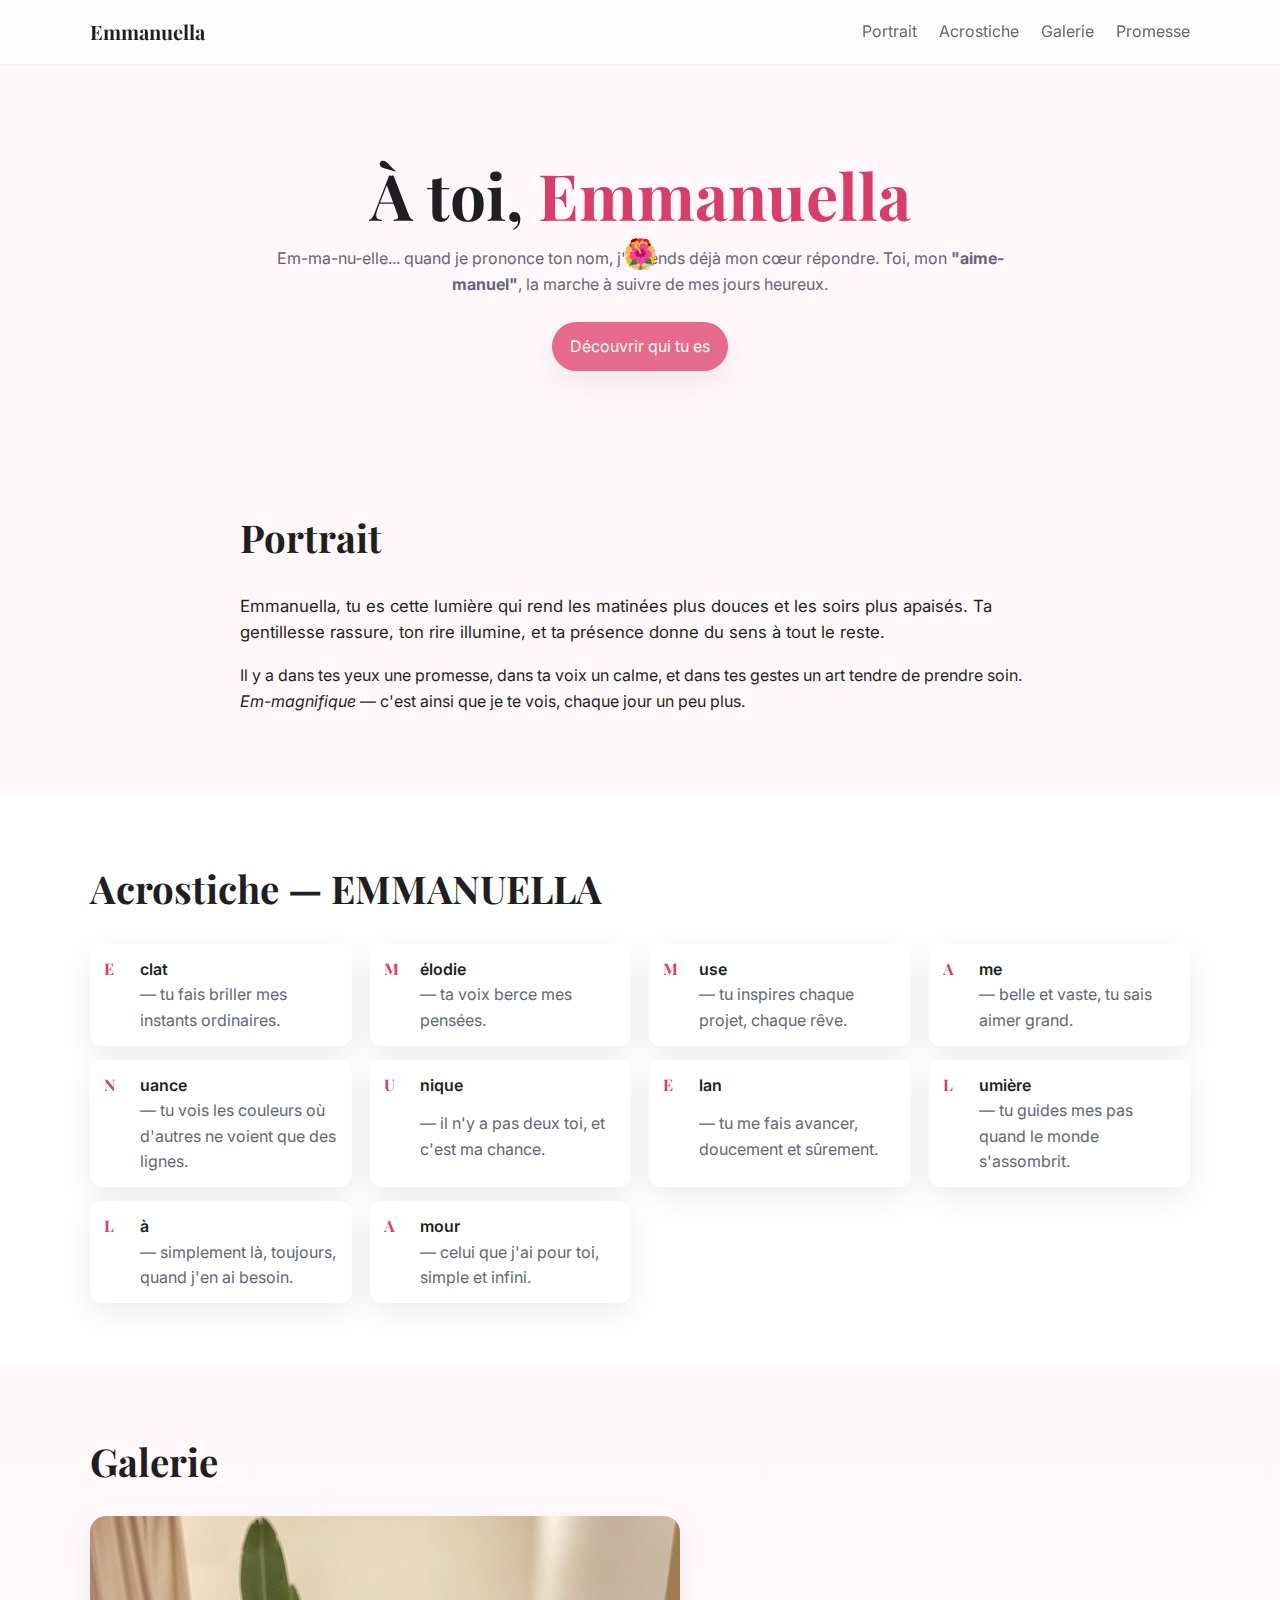
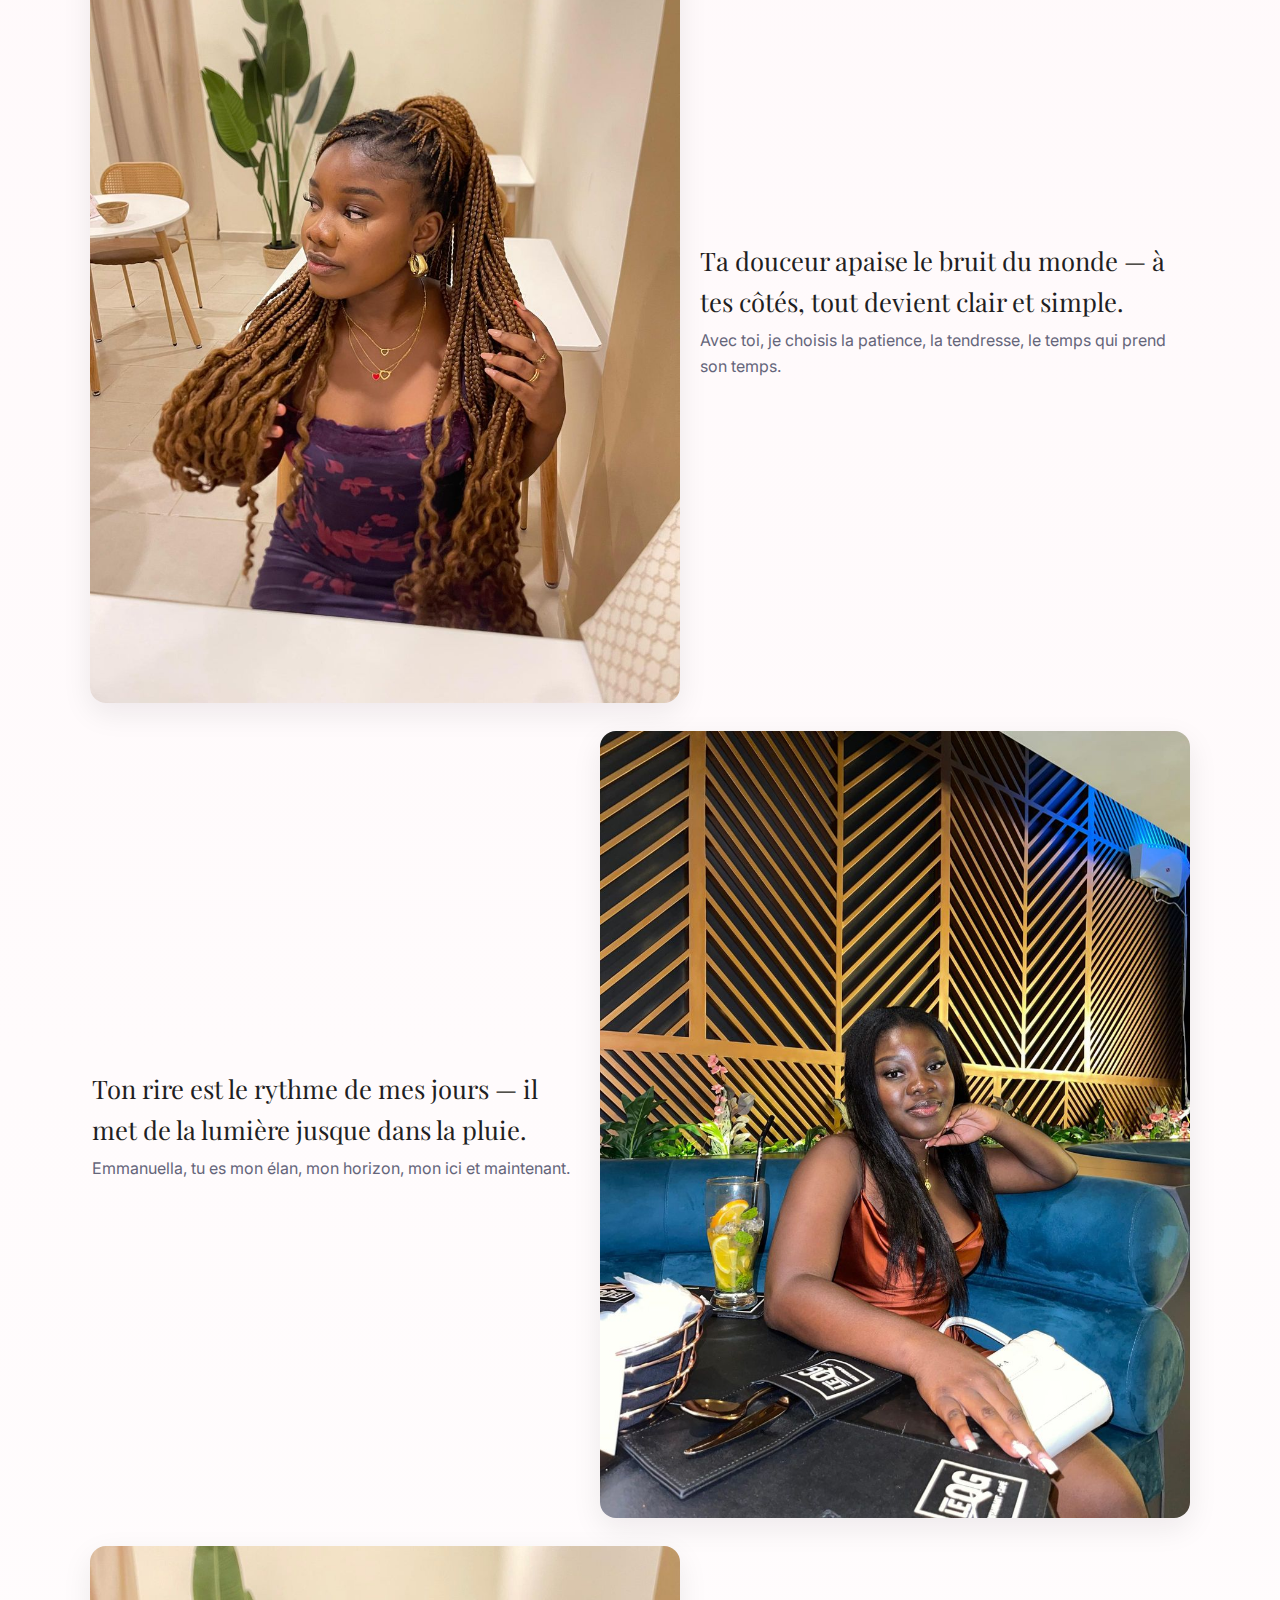
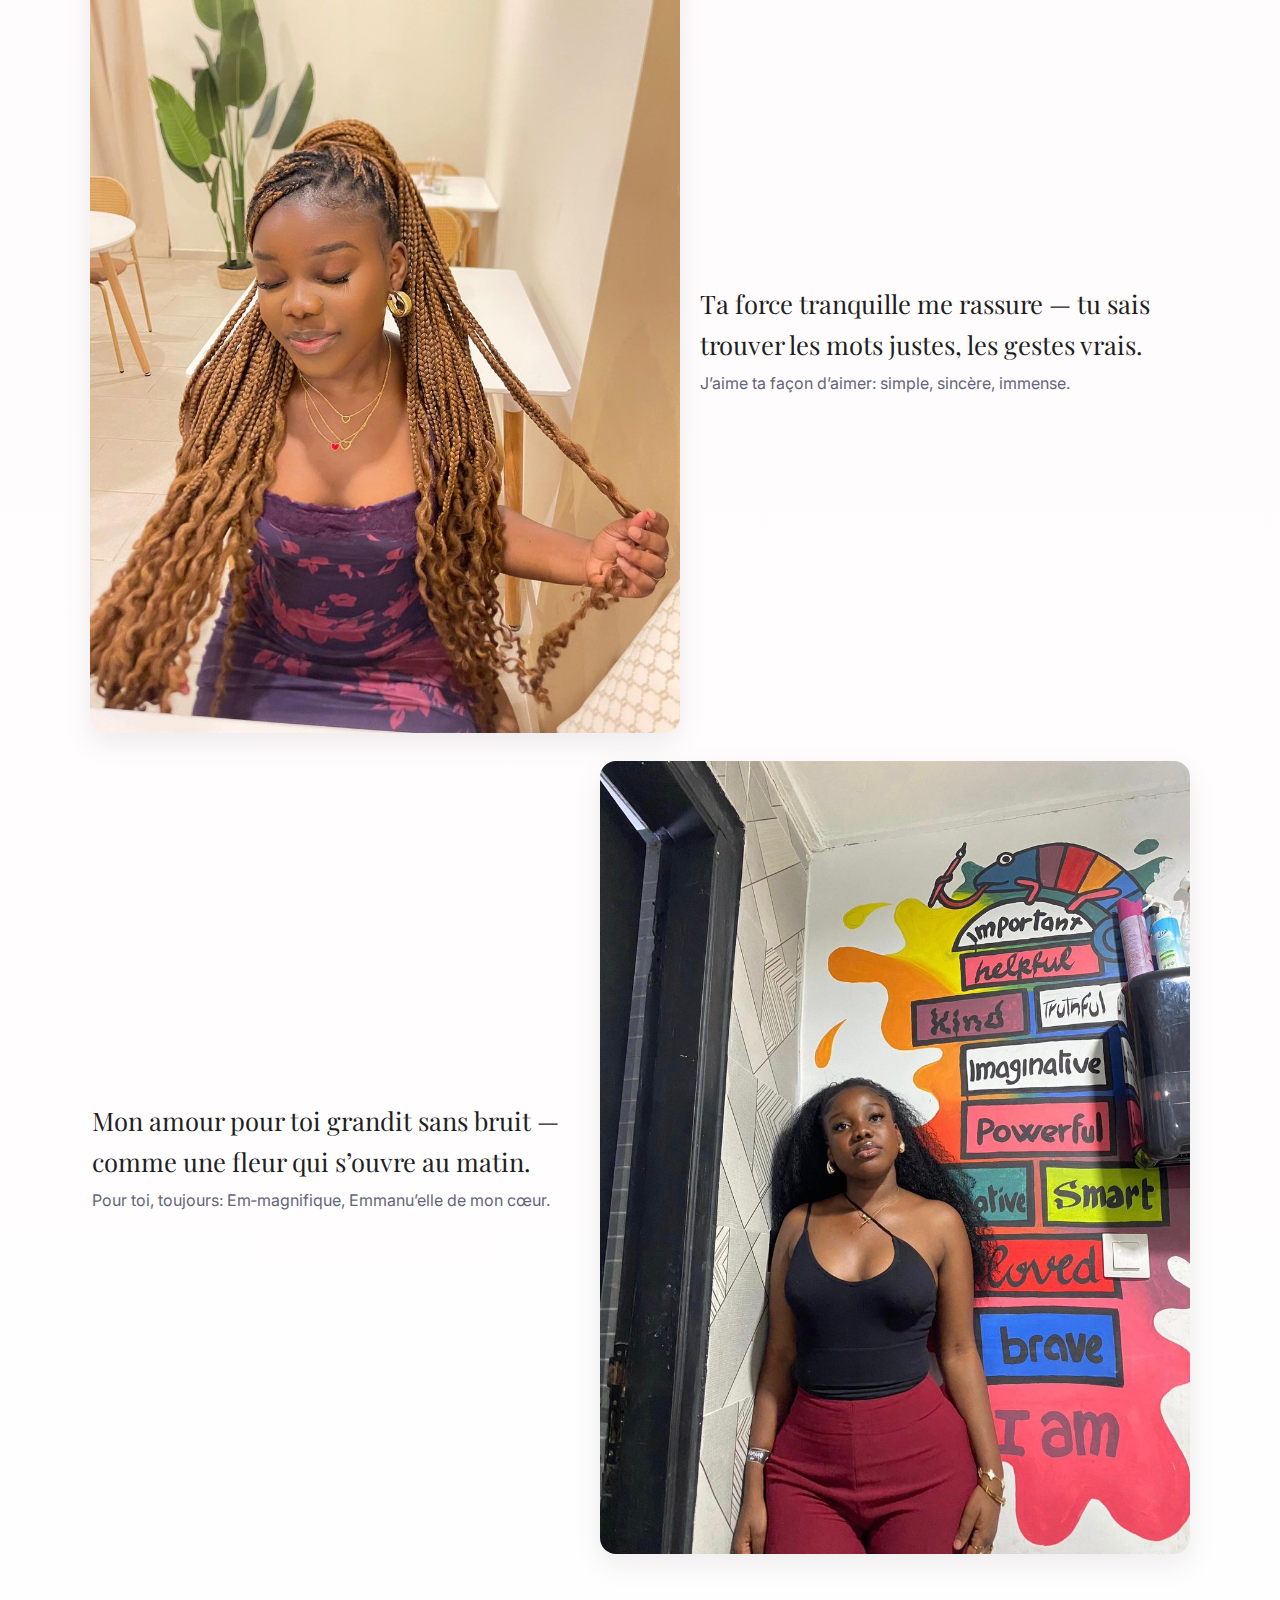
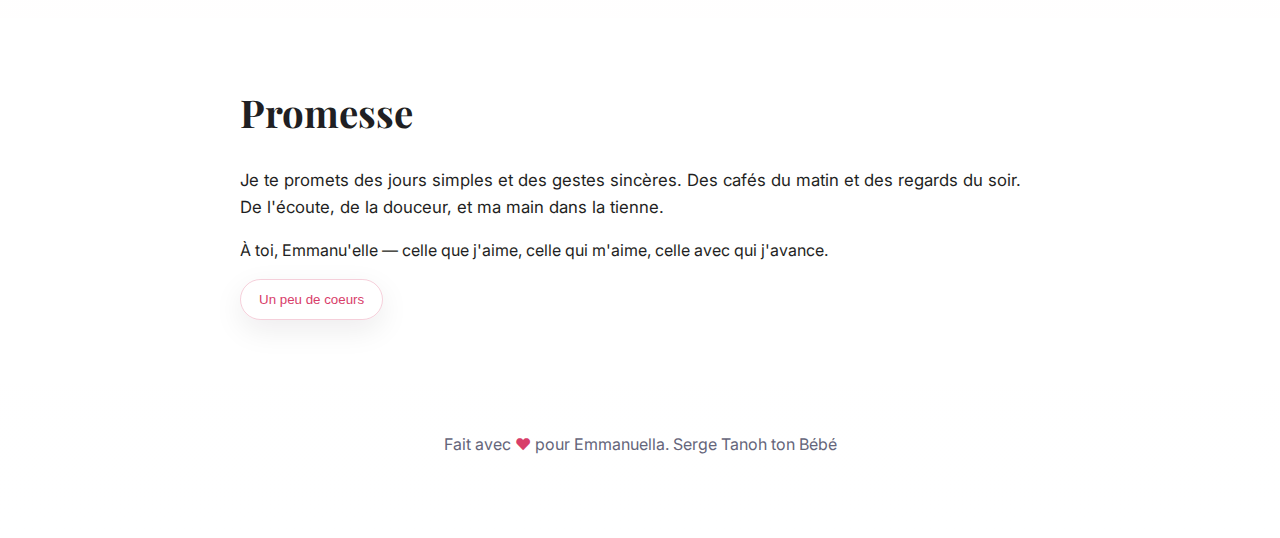
<file: index.html>
<!doctype html>
<html lang="fr">
  <head>
    <meta charset="utf-8" />
    <meta name="viewport" content="width=device-width, initial-scale=1" />
    <meta name="description" content="À Emmanuella, mon amour. Un portrait tendre, une acrostiche, et nos souvenirs en images." />
    <title>Emmanuella — Mon amour</title>
    <link rel="preconnect" href="https://fonts.googleapis.com">
    <link rel="preconnect" href="https://fonts.gstatic.com" crossorigin>
    <link href="https://fonts.googleapis.com/css2?family=Playfair+Display:wght@500;700&family=Inter:wght@300;400;600&display=swap" rel="stylesheet">
    <link rel="stylesheet" href="./styles.css" />
  </head>
  <body>
    <header class="site-header">
      <div class="container">
        <nav class="nav">
          <a href="#accueil" class="brand">Emmanuella</a>
          <div class="nav-links">
            <a href="#portrait">Portrait</a>
            <a href="#acrostiche">Acrostiche</a>
            <a href="#galerie">Galerie</a>
            <a href="#promesse">Promesse</a>
          </div>
        </nav>
      </div>
    </header>

    <main>
      <section id="accueil" class="hero">
        <div class="container">
          <h1 class="hero-title">À toi, <span class="accent">Emmanuella</span></h1>
          <p class="hero-subtitle">
            Em-ma-nu-elle... quand je prononce ton nom, j'entends déjà mon cœur répondre.
            Toi, mon <strong>"aime-manuel"</strong>, la marche à suivre de mes jours heureux.
          </p>
          <div class="hero-cta">
            <a class="btn" href="#portrait">Découvrir qui tu es</a>
          </div>
        </div>
      </section>

      <section id="portrait" class="section">
        <div class="container narrow">
          <h2 class="section-title">Portrait</h2>
          <p class="lead">
            Emmanuella, tu es cette lumière qui rend les matinées plus douces et les soirs plus apaisés.
            Ta gentillesse rassure, ton rire illumine, et ta présence donne du sens à tout le reste.
          </p>
          <p>
            Il y a dans tes yeux une promesse, dans ta voix un calme, et dans tes gestes un art tendre de 
            prendre soin. <em>Em-magnifique</em> — c'est ainsi que je te vois, chaque jour un peu plus.
          </p>
        </div>
      </section>

      <section id="acrostiche" class="section section-alt">
        <div class="container">
          <h2 class="section-title">Acrostiche — EMMANUELLA</h2>
          <ul class="acrostic">
            <li><span class="letter">E</span><span class="word">clat</span><span class="desc">— tu fais briller mes instants ordinaires.</span></li>
            <li><span class="letter">M</span><span class="word">élodie</span><span class="desc">— ta voix berce mes pensées.</span></li>
            <li><span class="letter">M</span><span class="word">use</span><span class="desc">— tu inspires chaque projet, chaque rêve.</span></li>
            <li><span class="letter">A</span><span class="word">me</span><span class="desc">— belle et vaste, tu sais aimer grand.</span></li>
            <li><span class="letter">N</span><span class="word">uance</span><span class="desc">— tu vois les couleurs où d'autres ne voient que des lignes.</span></li>
            <li><span class="letter">U</span><span class="word">nique</span><span class="desc">— il n'y a pas deux toi, et c'est ma chance.</span></li>
            <li><span class="letter">E</span><span class="word">lan</span><span class="desc">— tu me fais avancer, doucement et sûrement.</span></li>
            <li><span class="letter">L</span><span class="word">umière</span><span class="desc">— tu guides mes pas quand le monde s'assombrit.</span></li>
            <li><span class="letter">L</span><span class="word">à</span><span class="desc">— simplement là, toujours, quand j'en ai besoin.</span></li>
            <li><span class="letter">A</span><span class="word">mour</span><span class="desc">— celui que j'ai pour toi, simple et infini.</span></li>
          </ul>
        </div>
      </section>

      <section id="galerie" class="section">
        <div class="container">
          <h2 class="section-title">Galerie</h2>
          <div class="gallery-rows">
            <article class="gallery-row">
              <div class="gallery-media">
                <img src="img/1.jpg" alt="Emmanuella — souvenir 1" loading="lazy" />
              </div>
              <div class="gallery-text">
                <p class="quote">Ta douceur apaise le bruit du monde — à tes côtés, tout devient clair et simple.</p>
                <p class="sub">Avec toi, je choisis la patience, la tendresse, le temps qui prend son temps.</p>
              </div>
            </article>
            <article class="gallery-row reverse">
              <div class="gallery-media">
                <img src="img/2.jpg" alt="Emmanuella — souvenir 2" loading="lazy" />
              </div>
              <div class="gallery-text">
                <p class="quote">Ton rire est le rythme de mes jours — il met de la lumière jusque dans la pluie.</p>
                <p class="sub">Emmanuella, tu es mon élan, mon horizon, mon ici et maintenant.</p>
              </div>
            </article>
            <article class="gallery-row">
              <div class="gallery-media">
                <img src="img/3.jpg" alt="Emmanuella — souvenir 3" loading="lazy" />
              </div>
              <div class="gallery-text">
                <p class="quote">Ta force tranquille me rassure — tu sais trouver les mots justes, les gestes vrais.</p>
                <p class="sub">J’aime ta façon d’aimer: simple, sincère, immense.</p>
              </div>
            </article>
            <article class="gallery-row reverse">
              <div class="gallery-media">
                <img src="img/4.jpg" alt="Emmanuella — souvenir 4" loading="lazy" />
              </div>
              <div class="gallery-text">
                <p class="quote">Mon amour pour toi grandit sans bruit — comme une fleur qui s’ouvre au matin.</p>
                <p class="sub">Pour toi, toujours: Em‑magnifique, Emmanu’elle de mon cœur.</p>
              </div>
            </article>
          </div>
        </div>
      </section>

      <section id="promesse" class="section section-alt">
        <div class="container narrow">
          <h2 class="section-title">Promesse</h2>
          <p class="lead">
            Je te promets des jours simples et des gestes sincères. Des cafés du matin et des regards 
            du soir. De l'écoute, de la douceur, et ma main dans la tienne.
          </p>
          <p>
            À toi, Emmanu'elle — celle que j'aime, celle qui m'aime, celle avec qui j'avance.
          </p>
          <div class="hero-cta">
            <button class="btn btn-ghost" id="btn-hearts" aria-label="Petite pluie de coeurs">Un peu de coeurs</button>
          </div>
        </div>
      </section>
    </main>

    <footer class="site-footer">
      <div class="container">
        <p>
          Fait avec <span class="heart" aria-hidden="true">❤</span> pour Emmanuella.  Serge Tanoh ton Bébé
        </p>
      </div>
    </footer>

    <script src="./script.js"></script>
  </body>
  </html>
</file>
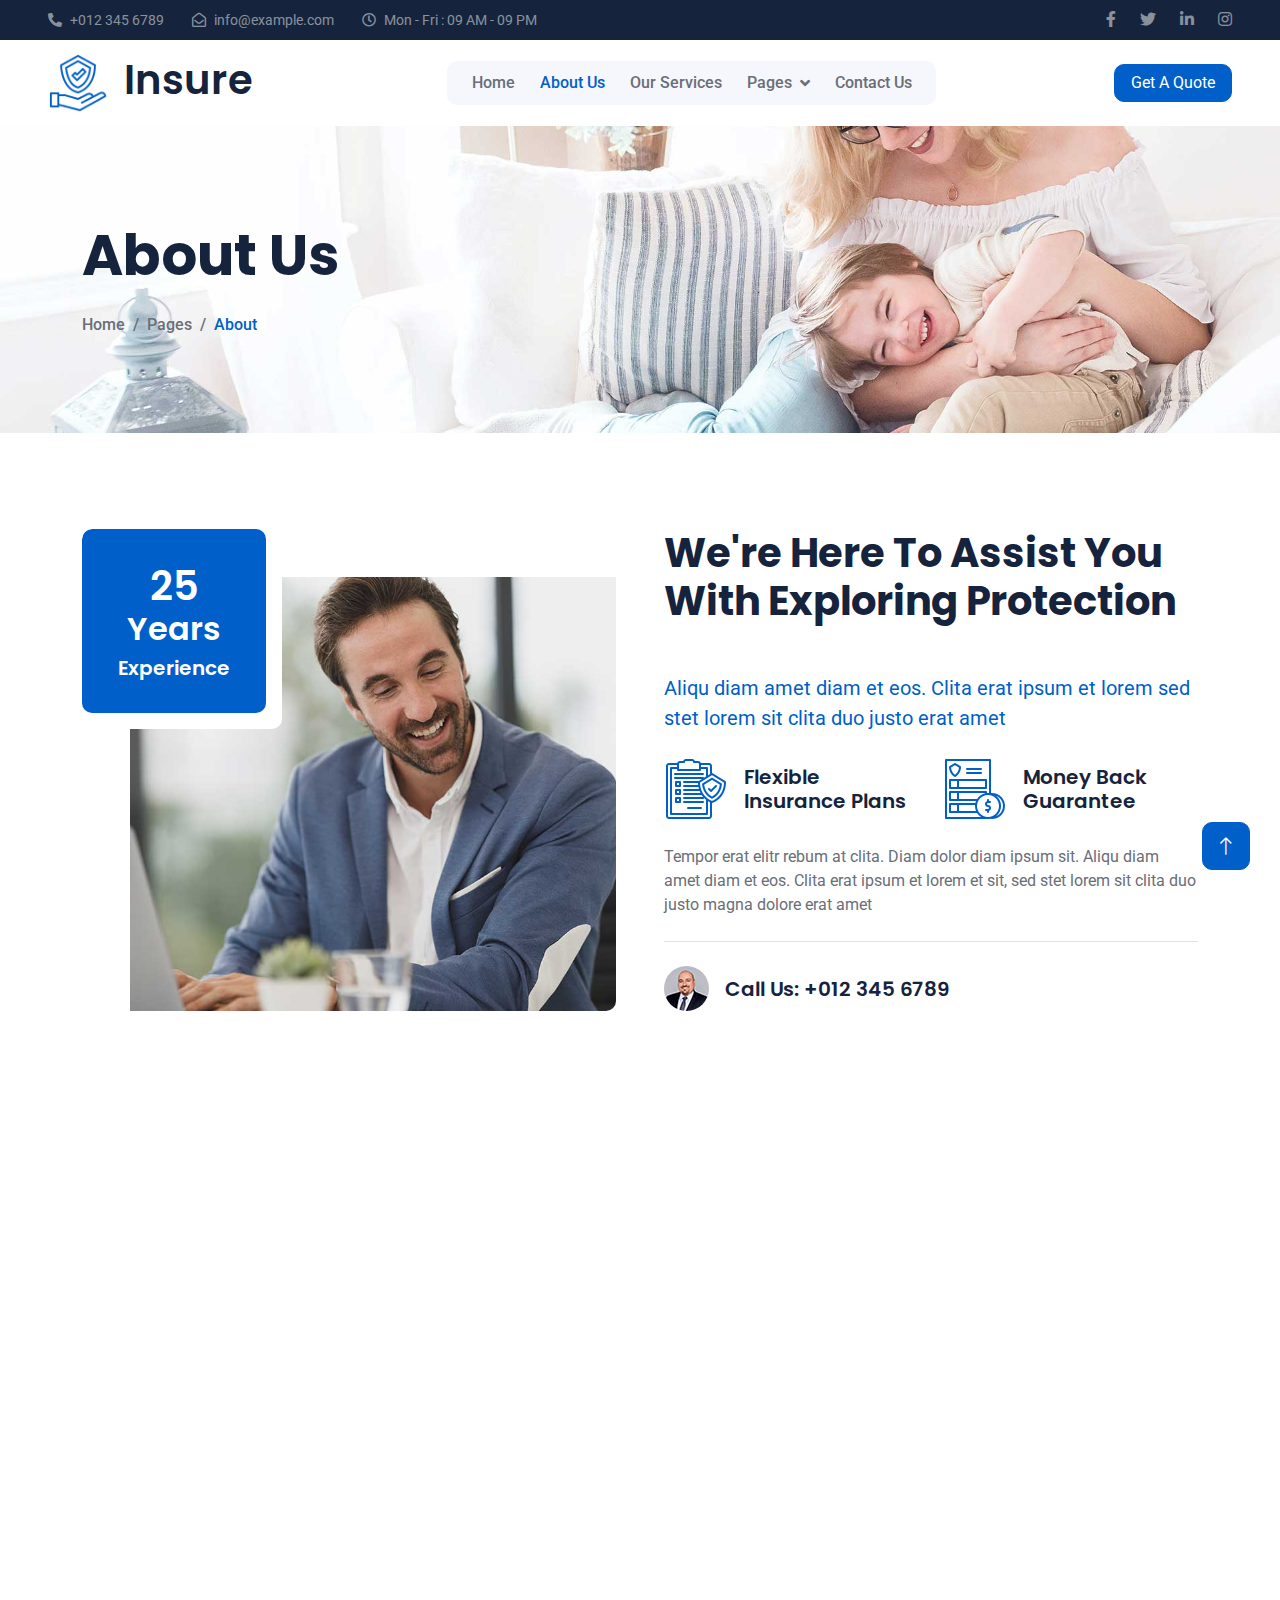
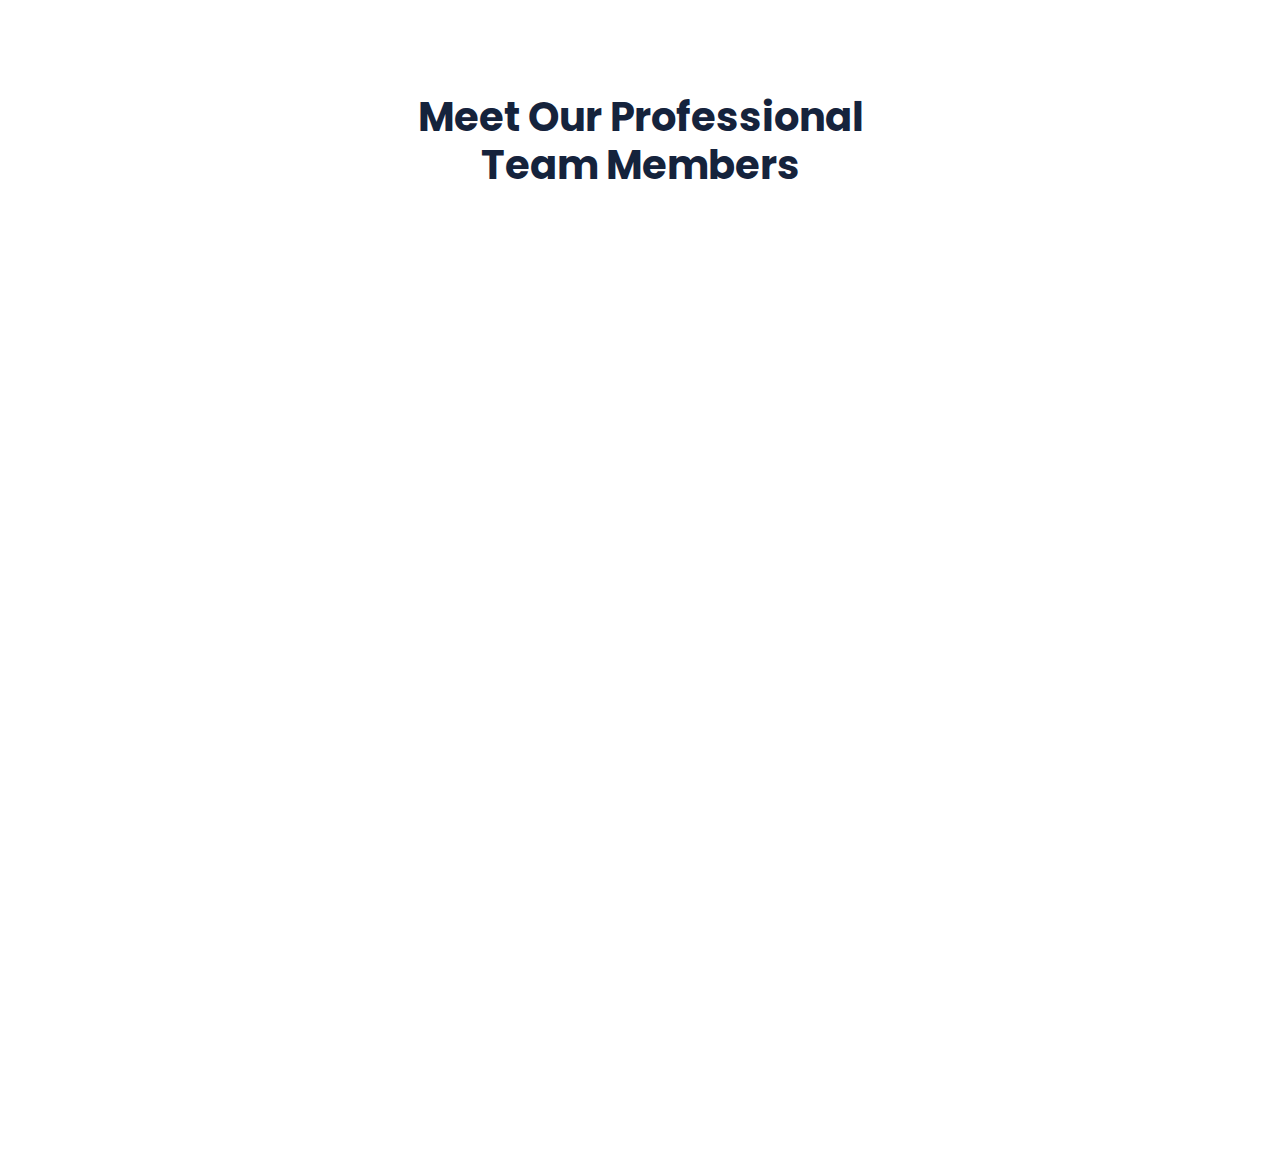
<file: about.html>
<!DOCTYPE html>
<html lang="en">

<head>
    <meta charset="utf-8">
    <title>Insure - Insurance HTML Template</title>
    <meta content="width=device-width, initial-scale=1.0" name="viewport">
    <meta content="" name="keywords">
    <meta content="" name="description">

    <!-- Favicon -->
    <link href="img/favicon.ico" rel="icon">

    <!-- Google Web Fonts -->
    <link rel="preconnect" href="https://fonts.googleapis.com">
    <link rel="preconnect" href="https://fonts.gstatic.com" crossorigin>
    <link href="https://fonts.googleapis.com/css2?family=Roboto:wght@400;500&family=Poppins:wght@600;700&display=swap" rel="stylesheet"> 

    <!-- Icon Font Stylesheet -->
    <link href="https://cdnjs.cloudflare.com/ajax/libs/font-awesome/5.10.0/css/all.min.css" rel="stylesheet">
    <link href="https://cdn.jsdelivr.net/npm/bootstrap-icons@1.4.1/font/bootstrap-icons.css" rel="stylesheet">

    <!-- Libraries Stylesheet -->
    <link href="lib/animate/animate.min.css" rel="stylesheet">
    <link href="lib/owlcarousel/assets/owl.carousel.min.css" rel="stylesheet">

    <!-- Customized Bootstrap Stylesheet -->
    <link href="css/bootstrap.min.css" rel="stylesheet">

    <!-- Template Stylesheet -->
    <link href="css/style.css" rel="stylesheet">
</head>

<body>
    <!-- Spinner Start -->
    <div id="spinner" class="show bg-white position-fixed translate-middle w-100 vh-100 top-50 start-50 d-flex align-items-center justify-content-center">
        <div class="spinner-grow text-primary" role="status"></div>
    </div>
    <!-- Spinner End -->


    <!-- Topbar Start -->
    <div class="container-fluid bg-dark text-white-50 py-2 px-0 d-none d-lg-block">
        <div class="row gx-0 align-items-center">
            <div class="col-lg-7 px-5 text-start">
                <div class="h-100 d-inline-flex align-items-center me-4">
                    <small class="fa fa-phone-alt me-2"></small>
                    <small>+012 345 6789</small>
                </div>
                <div class="h-100 d-inline-flex align-items-center me-4">
                    <small class="far fa-envelope-open me-2"></small>
                    <small>info@example.com</small>
                </div>
                <div class="h-100 d-inline-flex align-items-center me-4">
                    <small class="far fa-clock me-2"></small>
                    <small>Mon - Fri : 09 AM - 09 PM</small>
                </div>
            </div>
            <div class="col-lg-5 px-5 text-end">
                <div class="h-100 d-inline-flex align-items-center">
                    <a class="text-white-50 ms-4" href=""><i class="fab fa-facebook-f"></i></a>
                    <a class="text-white-50 ms-4" href=""><i class="fab fa-twitter"></i></a>
                    <a class="text-white-50 ms-4" href=""><i class="fab fa-linkedin-in"></i></a>
                    <a class="text-white-50 ms-4" href=""><i class="fab fa-instagram"></i></a>
                </div>
            </div>
        </div>
    </div>
    <!-- Topbar End -->


    <!-- Navbar Start -->
    <nav class="navbar navbar-expand-lg bg-white navbar-light sticky-top px-4 px-lg-5">
        <a href="index.html" class="navbar-brand d-flex align-items-center">
            <h1 class="m-0"><img class="img-fluid me-3" src="img/icon/icon-02-primary.png" alt="">Insure</h1>
        </a>
        <button type="button" class="navbar-toggler" data-bs-toggle="collapse" data-bs-target="#navbarCollapse">
            <span class="navbar-toggler-icon"></span>
        </button>
        <div class="collapse navbar-collapse" id="navbarCollapse">
            <div class="navbar-nav mx-auto bg-light rounded pe-4 py-3 py-lg-0">
                <a href="index.html" class="nav-item nav-link">Home</a>
                <a href="about.html" class="nav-item nav-link active">About Us</a>
                <a href="service.html" class="nav-item nav-link">Our Services</a>
                <div class="nav-item dropdown">
                    <a href="#" class="nav-link dropdown-toggle" data-bs-toggle="dropdown">Pages</a>
                    <div class="dropdown-menu bg-light border-0 m-0">
                        <a href="feature.html" class="dropdown-item">Features</a>
                        <a href="appointment.html" class="dropdown-item">Appointment</a>
                        <a href="team.html" class="dropdown-item">Team Members</a>
                        <a href="testimonial.html" class="dropdown-item">Testimonial</a>
                        <a href="404.html" class="dropdown-item">404 Page</a>
                    </div>
                </div>
                <a href="contact.html" class="nav-item nav-link">Contact Us</a>
            </div>
        </div>
        <a href="" class="btn btn-primary px-3 d-none d-lg-block">Get A Quote</a>
    </nav>
    <!-- Navbar End -->


    <!-- Page Header Start -->
    <div class="container-fluid page-header py-5 mb-5 wow fadeIn" data-wow-delay="0.1s">
        <div class="container py-5">
            <h1 class="display-4 animated slideInDown mb-4">About Us</h1>
            <nav aria-label="breadcrumb animated slideInDown">
                <ol class="breadcrumb mb-0">
                    <li class="breadcrumb-item"><a href="#">Home</a></li>
                    <li class="breadcrumb-item"><a href="#">Pages</a></li>
                    <li class="breadcrumb-item active" aria-current="page">About</li>
                </ol>
            </nav>
        </div>
    </div>
    <!-- Page Header End -->


    <!-- About Start -->
    <div class="container-xxl py-5">
        <div class="container">
            <div class="row g-5">
                <div class="col-lg-6 wow fadeInUp" data-wow-delay="0.1s">
                    <div class="position-relative overflow-hidden rounded ps-5 pt-5 h-100" style="min-height: 400px;">
                        <img class="position-absolute w-100 h-100" src="img/about.jpg" alt="" style="object-fit: cover;">
                        <div class="position-absolute top-0 start-0 bg-white rounded pe-3 pb-3" style="width: 200px; height: 200px;">
                            <div class="d-flex flex-column justify-content-center text-center bg-primary rounded h-100 p-3">
                                <h1 class="text-white mb-0">25</h1>
                                <h2 class="text-white">Years</h2>
                                <h5 class="text-white mb-0">Experience</h5>
                            </div>
                        </div>
                    </div>
                </div>
                <div class="col-lg-6 wow fadeInUp" data-wow-delay="0.5s">
                    <div class="h-100">
                        <h1 class="display-6 mb-5">We're Here To Assist You With Exploring Protection</h1>
                        <p class="fs-5 text-primary mb-4">Aliqu diam amet diam et eos. Clita erat ipsum et lorem sed stet lorem sit clita duo justo erat amet</p>
                        <div class="row g-4 mb-4">
                            <div class="col-sm-6">
                                <div class="d-flex align-items-center">
                                    <img class="flex-shrink-0 me-3" src="img/icon/icon-04-primary.png" alt="">
                                    <h5 class="mb-0">Flexible Insurance Plans</h5>
                                </div>
                            </div>
                            <div class="col-sm-6">
                                <div class="d-flex align-items-center">
                                    <img class="flex-shrink-0 me-3" src="img/icon/icon-03-primary.png" alt="">
                                    <h5 class="mb-0">Money Back Guarantee</h5>
                                </div>
                            </div>
                        </div>
                        <p class="mb-4">Tempor erat elitr rebum at clita. Diam dolor diam ipsum sit. Aliqu diam amet diam et eos. Clita erat ipsum et lorem et sit, sed stet lorem sit clita duo justo magna dolore erat amet</p>
                        <div class="border-top mt-4 pt-4">
                            <div class="d-flex align-items-center">
                                <img class="flex-shrink-0 rounded-circle me-3" src="img/profile.jpg" alt="" >
                                <h5 class="mb-0">Call Us: +012 345 6789</h5>
                            </div>
                        </div>
                    </div>
                </div>
            </div>
        </div>
    </div>
    <!-- About End -->


    <!-- Facts Start -->
    <div class="container-fluid overflow-hidden my-5 px-lg-0">
        <div class="container facts px-lg-0">
            <div class="row g-0 mx-lg-0">
                <div class="col-lg-6 facts-text wow fadeIn" data-wow-delay="0.1s">
                    <div class="h-100 px-4 ps-lg-0">
                        <h1 class="text-white mb-4">For Individuals And Organisations</h1>
                        <p class="text-light mb-5">Tempor erat elitr rebum at clita. Diam dolor diam ipsum sit. Aliqu diam amet diam et eos. Clita erat ipsum et lorem et sit, sed stet lorem sit clita duo justo magna dolore erat amet</p>
                        <a href="" class="align-self-start btn btn-secondary py-3 px-5">More Details</a>
                    </div>
                </div>
                <div class="col-lg-6 facts-counter wow fadeIn" data-wow-delay="0.5s">
                    <div class="h-100 px-4 pe-lg-0">
                        <div class="row g-5">
                            <div class="col-sm-6">
                                <h1 class="display-5" data-toggle="counter-up">1234</h1>
                                <p class="fs-5 text-primary">Happy Clients</p>
                            </div>
                            <div class="col-sm-6">
                                <h1 class="display-5" data-toggle="counter-up">1234</h1>
                                <p class="fs-5 text-primary">Projects Succeed</p>
                            </div>
                            <div class="col-sm-6">
                                <h1 class="display-5" data-toggle="counter-up">1234</h1>
                                <p class="fs-5 text-primary">Awards Achieved</p>
                            </div>
                            <div class="col-sm-6">
                                <h1 class="display-5" data-toggle="counter-up">1234</h1>
                                <p class="fs-5 text-primary">Team Members</p>
                            </div>
                        </div>
                    </div>
                </div>
            </div>
        </div>
    </div>
    <!-- Facts End -->


    <!-- Team Start -->
    <div class="container-xxl py-5">
        <div class="container">
            <div class="text-center mx-auto" style="max-width: 500px;">
                <h1 class="display-6 mb-5">Meet Our Professional Team Members</h1>
            </div>
            <div class="row g-4">
                <div class="col-lg-3 col-md-6 wow fadeInUp" data-wow-delay="0.1s">
                    <div class="team-item rounded">
                        <img class="img-fluid" src="img/team-1.jpg" alt="">
                        <div class="text-center p-4">
                            <h5>Full Name</h5>
                            <span>Designation</span>
                        </div>
                        <div class="team-text text-center bg-white p-4">
                            <h5>Full Name</h5>
                            <p>Designation</p>
                            <div class="d-flex justify-content-center">
                                <a class="btn btn-square btn-light m-1" href=""><i class="fab fa-twitter"></i></a>
                                <a class="btn btn-square btn-light m-1" href=""><i class="fab fa-facebook-f"></i></a>
                                <a class="btn btn-square btn-light m-1" href=""><i class="fab fa-youtube"></i></a>
                                <a class="btn btn-square btn-light m-1" href=""><i class="fab fa-linkedin-in"></i></a>
                            </div>
                        </div>
                    </div>
                </div>
                <div class="col-lg-3 col-md-6 wow fadeInUp" data-wow-delay="0.3s">
                    <div class="team-item rounded">
                        <img class="img-fluid" src="img/team-2.jpg" alt="">
                        <div class="text-center p-4">
                            <h5>Full Name</h5>
                            <span>Designation</span>
                        </div>
                        <div class="team-text text-center bg-white p-4">
                            <h5>Full Name</h5>
                            <p>Designation</p>
                            <div class="d-flex justify-content-center">
                                <a class="btn btn-square btn-light m-1" href=""><i class="fab fa-twitter"></i></a>
                                <a class="btn btn-square btn-light m-1" href=""><i class="fab fa-facebook-f"></i></a>
                                <a class="btn btn-square btn-light m-1" href=""><i class="fab fa-youtube"></i></a>
                                <a class="btn btn-square btn-light m-1" href=""><i class="fab fa-linkedin-in"></i></a>
                            </div>
                        </div>
                    </div>
                </div>
                <div class="col-lg-3 col-md-6 wow fadeInUp" data-wow-delay="0.5s">
                    <div class="team-item rounded">
                        <img class="img-fluid" src="img/team-3.jpg" alt="">
                        <div class="text-center p-4">
                            <h5>Full Name</h5>
                            <span>Designation</span>
                        </div>
                        <div class="team-text text-center bg-white p-4">
                            <h5>Full Name</h5>
                            <p>Designation</p>
                            <div class="d-flex justify-content-center">
                                <a class="btn btn-square btn-light m-1" href=""><i class="fab fa-twitter"></i></a>
                                <a class="btn btn-square btn-light m-1" href=""><i class="fab fa-facebook-f"></i></a>
                                <a class="btn btn-square btn-light m-1" href=""><i class="fab fa-youtube"></i></a>
                                <a class="btn btn-square btn-light m-1" href=""><i class="fab fa-linkedin-in"></i></a>
                            </div>
                        </div>
                    </div>
                </div>
                <div class="col-lg-3 col-md-6 wow fadeInUp" data-wow-delay="0.7s">
                    <div class="team-item rounded">
                        <img class="img-fluid" src="img/team-4.jpg" alt="">
                        <div class="text-center p-4">
                            <h5>Full Name</h5>
                            <span>Designation</span>
                        </div>
                        <div class="team-text text-center bg-white p-4">
                            <h5>Full Name</h5>
                            <p>Designation</p>
                            <div class="d-flex justify-content-center">
                                <a class="btn btn-square btn-light m-1" href=""><i class="fab fa-twitter"></i></a>
                                <a class="btn btn-square btn-light m-1" href=""><i class="fab fa-facebook-f"></i></a>
                                <a class="btn btn-square btn-light m-1" href=""><i class="fab fa-youtube"></i></a>
                                <a class="btn btn-square btn-light m-1" href=""><i class="fab fa-linkedin-in"></i></a>
                            </div>
                        </div>
                    </div>
                </div>
            </div>
        </div>
    </div>
    <!-- Team End -->


    <!-- Footer Start -->
    <div class="container-fluid bg-dark footer mt-5 pt-5 wow fadeIn" data-wow-delay="0.1s">
        <div class="container py-5">
            <div class="row g-5">
                <div class="col-lg-3 col-md-6">
                    <h1 class="text-white mb-4"><img class="img-fluid me-3" src="img/icon/icon-02-light.png" alt="">Insure</h1>
                    <p>Diam dolor diam ipsum sit. Aliqu diam amet diam et eos. Clita erat ipsum et lorem et sit, sed stet lorem sit clita</p>
                    <div class="d-flex pt-2">
                        <a class="btn btn-square me-1" href=""><i class="fab fa-twitter"></i></a>
                        <a class="btn btn-square me-1" href=""><i class="fab fa-facebook-f"></i></a>
                        <a class="btn btn-square me-1" href=""><i class="fab fa-youtube"></i></a>
                        <a class="btn btn-square me-0" href=""><i class="fab fa-linkedin-in"></i></a>
                    </div>
                </div>
                <div class="col-lg-3 col-md-6">
                    <h5 class="text-light mb-4">Address</h5>
                    <p><i class="fa fa-map-marker-alt me-3"></i>123 Street, New York, USA</p>
                    <p><i class="fa fa-phone-alt me-3"></i>+012 345 67890</p>
                    <p><i class="fa fa-envelope me-3"></i>info@example.com</p>
                </div>
                <div class="col-lg-3 col-md-6">
                    <h5 class="text-light mb-4">Quick Links</h5>
                    <a class="btn btn-link" href="">About Us</a>
                    <a class="btn btn-link" href="">Contact Us</a>
                    <a class="btn btn-link" href="">Our Services</a>
                    <a class="btn btn-link" href="">Terms & Condition</a>
                    <a class="btn btn-link" href="">Support</a>
                </div>
                <div class="col-lg-3 col-md-6">
                    <h5 class="text-light mb-4">Newsletter</h5>
                    <p>Dolor amet sit justo amet elitr clita ipsum elitr est.</p>
                    <div class="position-relative mx-auto" style="max-width: 400px;">
                        <input class="form-control bg-transparent w-100 py-3 ps-4 pe-5" type="text" placeholder="Your email">
                        <button type="button" class="btn btn-secondary py-2 position-absolute top-0 end-0 mt-2 me-2">SignUp</button>
                    </div>
                </div>
            </div>
        </div>
        <div class="container-fluid copyright">
            <div class="container">
                <div class="row">
                    <div class="col-md-6 text-center text-md-start mb-3 mb-md-0">
                        &copy; <a href="#">Your Site Name</a>, All Right Reserved.
                    </div>
                    <div class="col-md-6 text-center text-md-end">
                        <!--/*** This template is free as long as you keep the footer author’s credit link/attribution link/backlink. If you'd like to use the template without the footer author’s credit link/attribution link/backlink, you can purchase the Credit Removal License from "https://htmlcodex.com/credit-removal". Thank you for your support. ***/-->
                        Designed By <a href="https://htmlcodex.com">HTML Codex</a>
                    </div>
                </div>
            </div>
        </div>
    </div>
    <!-- Footer End -->


    <!-- Back to Top -->
    <a href="#" class="btn btn-lg btn-primary btn-lg-square back-to-top"><i class="bi bi-arrow-up"></i></a>


    <!-- JavaScript Libraries -->
    <script src="https://code.jquery.com/jquery-3.4.1.min.js"></script>
    <script src="https://cdn.jsdelivr.net/npm/bootstrap@5.0.0/dist/js/bootstrap.bundle.min.js"></script>
    <script src="lib/wow/wow.min.js"></script>
    <script src="lib/easing/easing.min.js"></script>
    <script src="lib/waypoints/waypoints.min.js"></script>
    <script src="lib/owlcarousel/owl.carousel.min.js"></script>
    <script src="lib/counterup/counterup.min.js"></script>

    <!-- Template Javascript -->
    <script src="js/main.js"></script>
</body>

</html>
</file>
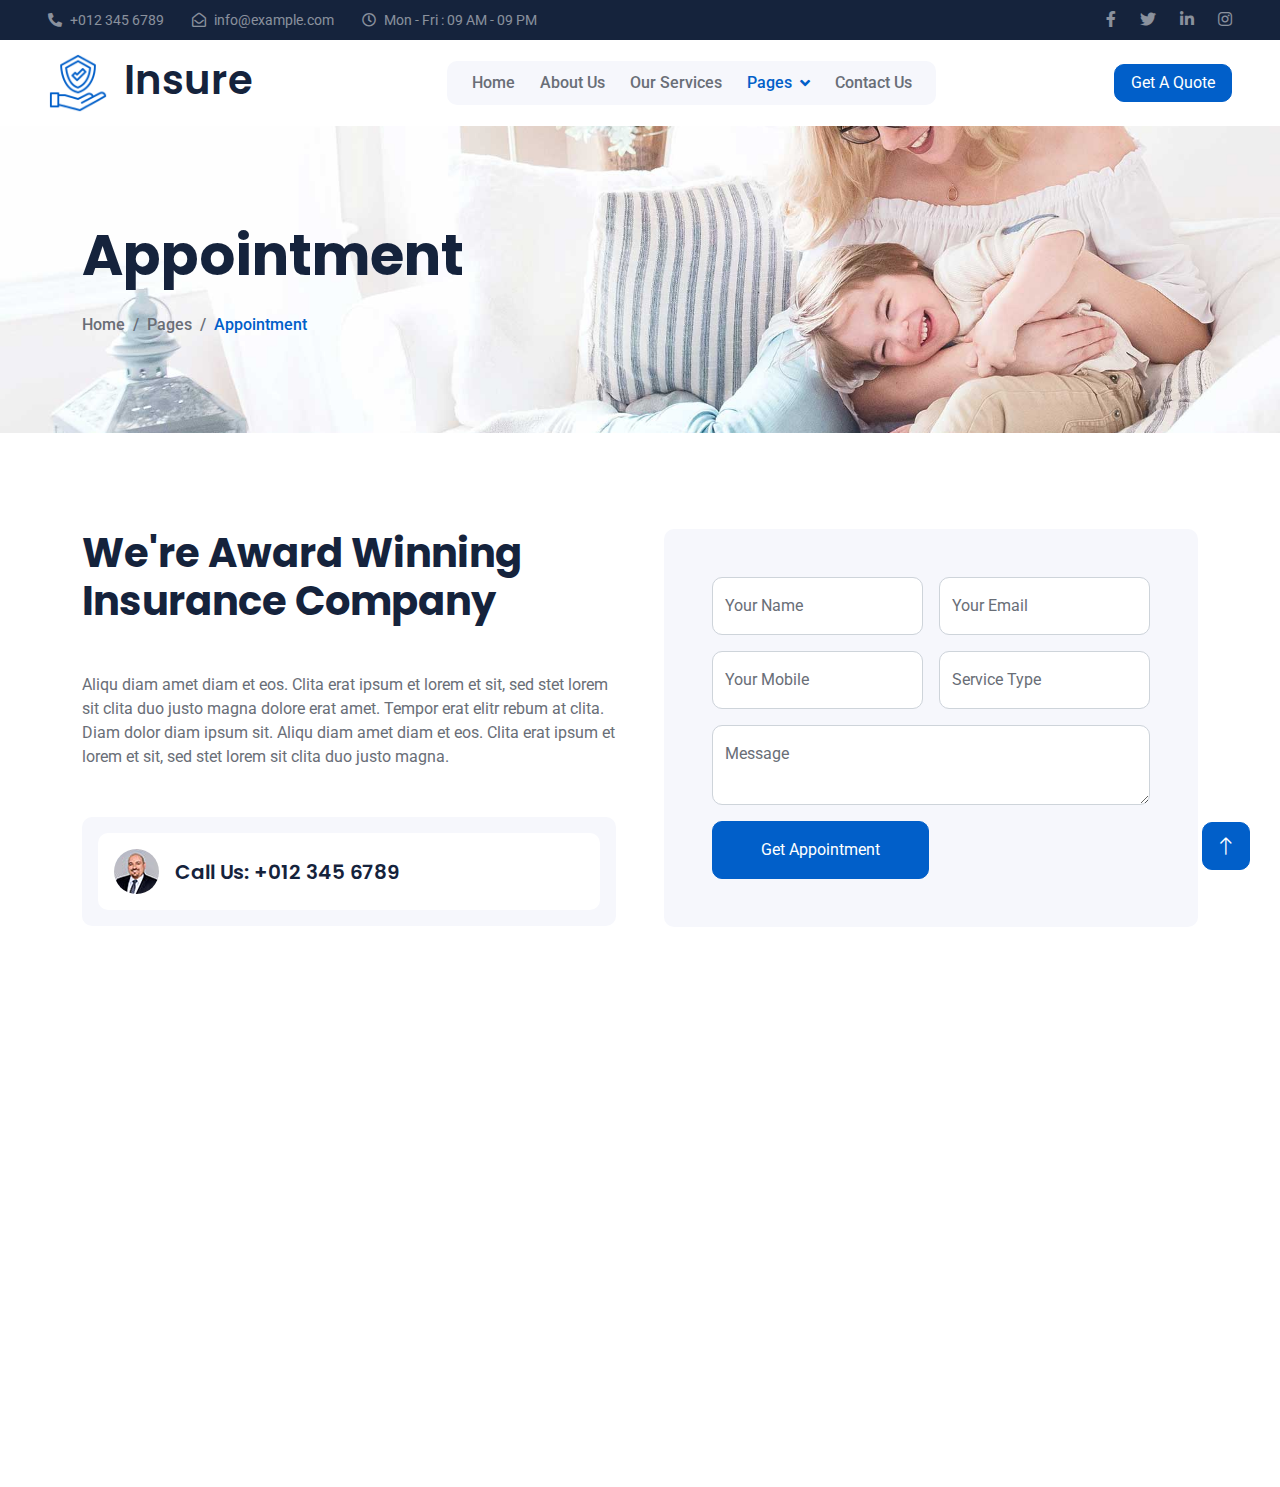
<file: appointment.html>
<!DOCTYPE html>
<html lang="en">

<head>
    <meta charset="utf-8">
    <title>Insure - Insurance HTML Template</title>
    <meta content="width=device-width, initial-scale=1.0" name="viewport">
    <meta content="" name="keywords">
    <meta content="" name="description">

    <!-- Favicon -->
    <link href="img/favicon.ico" rel="icon">

    <!-- Google Web Fonts -->
    <link rel="preconnect" href="https://fonts.googleapis.com">
    <link rel="preconnect" href="https://fonts.gstatic.com" crossorigin>
    <link href="https://fonts.googleapis.com/css2?family=Roboto:wght@400;500&family=Poppins:wght@600;700&display=swap" rel="stylesheet"> 

    <!-- Icon Font Stylesheet -->
    <link href="https://cdnjs.cloudflare.com/ajax/libs/font-awesome/5.10.0/css/all.min.css" rel="stylesheet">
    <link href="https://cdn.jsdelivr.net/npm/bootstrap-icons@1.4.1/font/bootstrap-icons.css" rel="stylesheet">

    <!-- Libraries Stylesheet -->
    <link href="lib/animate/animate.min.css" rel="stylesheet">
    <link href="lib/owlcarousel/assets/owl.carousel.min.css" rel="stylesheet">

    <!-- Customized Bootstrap Stylesheet -->
    <link href="css/bootstrap.min.css" rel="stylesheet">

    <!-- Template Stylesheet -->
    <link href="css/style.css" rel="stylesheet">
</head>

<body>
    <!-- Spinner Start -->
    <div id="spinner" class="show bg-white position-fixed translate-middle w-100 vh-100 top-50 start-50 d-flex align-items-center justify-content-center">
        <div class="spinner-grow text-primary" role="status"></div>
    </div>
    <!-- Spinner End -->


    <!-- Topbar Start -->
    <div class="container-fluid bg-dark text-white-50 py-2 px-0 d-none d-lg-block">
        <div class="row gx-0 align-items-center">
            <div class="col-lg-7 px-5 text-start">
                <div class="h-100 d-inline-flex align-items-center me-4">
                    <small class="fa fa-phone-alt me-2"></small>
                    <small>+012 345 6789</small>
                </div>
                <div class="h-100 d-inline-flex align-items-center me-4">
                    <small class="far fa-envelope-open me-2"></small>
                    <small>info@example.com</small>
                </div>
                <div class="h-100 d-inline-flex align-items-center me-4">
                    <small class="far fa-clock me-2"></small>
                    <small>Mon - Fri : 09 AM - 09 PM</small>
                </div>
            </div>
            <div class="col-lg-5 px-5 text-end">
                <div class="h-100 d-inline-flex align-items-center">
                    <a class="text-white-50 ms-4" href=""><i class="fab fa-facebook-f"></i></a>
                    <a class="text-white-50 ms-4" href=""><i class="fab fa-twitter"></i></a>
                    <a class="text-white-50 ms-4" href=""><i class="fab fa-linkedin-in"></i></a>
                    <a class="text-white-50 ms-4" href=""><i class="fab fa-instagram"></i></a>
                </div>
            </div>
        </div>
    </div>
    <!-- Topbar End -->


    <!-- Navbar Start -->
    <nav class="navbar navbar-expand-lg bg-white navbar-light sticky-top px-4 px-lg-5">
        <a href="index.html" class="navbar-brand d-flex align-items-center">
            <h1 class="m-0"><img class="img-fluid me-3" src="img/icon/icon-02-primary.png" alt="">Insure</h1>
        </a>
        <button type="button" class="navbar-toggler" data-bs-toggle="collapse" data-bs-target="#navbarCollapse">
            <span class="navbar-toggler-icon"></span>
        </button>
        <div class="collapse navbar-collapse" id="navbarCollapse">
            <div class="navbar-nav mx-auto bg-light rounded pe-4 py-3 py-lg-0">
                <a href="index.html" class="nav-item nav-link">Home</a>
                <a href="about.html" class="nav-item nav-link">About Us</a>
                <a href="service.html" class="nav-item nav-link">Our Services</a>
                <div class="nav-item dropdown">
                    <a href="#" class="nav-link dropdown-toggle active" data-bs-toggle="dropdown">Pages</a>
                    <div class="dropdown-menu bg-light border-0 m-0">
                        <a href="feature.html" class="dropdown-item">Features</a>
                        <a href="appointment.html" class="dropdown-item active">Appointment</a>
                        <a href="team.html" class="dropdown-item">Team Members</a>
                        <a href="testimonial.html" class="dropdown-item">Testimonial</a>
                        <a href="404.html" class="dropdown-item">404 Page</a>
                    </div>
                </div>
                <a href="contact.html" class="nav-item nav-link">Contact Us</a>
            </div>
        </div>
        <a href="" class="btn btn-primary px-3 d-none d-lg-block">Get A Quote</a>
    </nav>
    <!-- Navbar End -->


    <!-- Page Header Start -->
    <div class="container-fluid page-header py-5 mb-5 wow fadeIn" data-wow-delay="0.1s">
        <div class="container py-5">
            <h1 class="display-4 animated slideInDown mb-4">Appointment</h1>
            <nav aria-label="breadcrumb animated slideInDown">
                <ol class="breadcrumb mb-0">
                    <li class="breadcrumb-item"><a href="#">Home</a></li>
                    <li class="breadcrumb-item"><a href="#">Pages</a></li>
                    <li class="breadcrumb-item active" aria-current="page">Appointment</li>
                </ol>
            </nav>
        </div>
    </div>
    <!-- Page Header End -->


    <!-- Appointment Start -->
    <div class="container-fluid py-5 wow fadeIn" data-wow-delay="0.1s">
        <div class="container">
            <div class="row g-5">
                <div class="col-lg-6 wow fadeIn" data-wow-delay="0.3s">
                    <h1 class="display-6 mb-5">We're Award Winning Insurance Company</h1>
                    <p class="mb-5">Aliqu diam amet diam et eos. Clita erat ipsum et lorem et sit, sed stet lorem sit clita duo justo magna dolore erat amet. Tempor erat elitr rebum at clita. Diam dolor diam ipsum sit. Aliqu diam amet diam et eos. Clita erat ipsum et lorem et sit, sed stet lorem sit clita duo justo magna.</p>
                    <div class="bg-light rounded p-3">
                        <div class="d-flex align-items-center bg-white rounded p-3">
                            <img class="flex-shrink-0 rounded-circle me-3" src="img/profile.jpg" alt="" >
                            <h5 class="mb-0">Call Us: +012 345 6789</h5>
                        </div>
                    </div>
                </div>
                <div class="col-lg-6 wow fadeIn" data-wow-delay="0.5s">
                    <div class="bg-light rounded p-5">
                        <form>
                            <div class="row g-3">
                                <div class="col-sm-6">
                                    <div class="form-floating">
                                        <input type="text" class="form-control" id="gname" placeholder="Gurdian Name">
                                        <label for="gname">Your Name</label>
                                    </div>
                                </div>
                                <div class="col-sm-6">
                                    <div class="form-floating">
                                        <input type="email" class="form-control" id="gmail" placeholder="Gurdian Email">
                                        <label for="gmail">Your Email</label>
                                    </div>
                                </div>
                                <div class="col-sm-6">
                                    <div class="form-floating">
                                        <input type="text" class="form-control" id="cname" placeholder="Child Name">
                                        <label for="cname">Your Mobile</label>
                                    </div>
                                </div>
                                <div class="col-sm-6">
                                    <div class="form-floating">
                                        <input type="text" class="form-control" id="cage" placeholder="Child Age">
                                        <label for="cage">Service Type</label>
                                    </div>
                                </div>
                                <div class="col-12">
                                    <div class="form-floating">
                                        <textarea class="form-control" placeholder="Leave a message here" id="message" style="height: 80px"></textarea>
                                        <label for="message">Message</label>
                                    </div>
                                </div>
                                <div class="col-12">
                                    <button class="btn btn-primary py-3 px-5" type="submit">Get Appointment</button>
                                </div>
                            </div>
                        </form>
                    </div>
                </div>
            </div>
        </div>
    </div>
    <!-- Appointment End -->
        

    <!-- Footer Start -->
    <div class="container-fluid bg-dark footer mt-5 pt-5 wow fadeIn" data-wow-delay="0.1s">
        <div class="container py-5">
            <div class="row g-5">
                <div class="col-lg-3 col-md-6">
                    <h1 class="text-white mb-4"><img class="img-fluid me-3" src="img/icon/icon-02-light.png" alt="">Insure</h1>
                    <p>Diam dolor diam ipsum sit. Aliqu diam amet diam et eos. Clita erat ipsum et lorem et sit, sed stet lorem sit clita</p>
                    <div class="d-flex pt-2">
                        <a class="btn btn-square me-1" href=""><i class="fab fa-twitter"></i></a>
                        <a class="btn btn-square me-1" href=""><i class="fab fa-facebook-f"></i></a>
                        <a class="btn btn-square me-1" href=""><i class="fab fa-youtube"></i></a>
                        <a class="btn btn-square me-0" href=""><i class="fab fa-linkedin-in"></i></a>
                    </div>
                </div>
                <div class="col-lg-3 col-md-6">
                    <h5 class="text-light mb-4">Address</h5>
                    <p><i class="fa fa-map-marker-alt me-3"></i>123 Street, New York, USA</p>
                    <p><i class="fa fa-phone-alt me-3"></i>+012 345 67890</p>
                    <p><i class="fa fa-envelope me-3"></i>info@example.com</p>
                </div>
                <div class="col-lg-3 col-md-6">
                    <h5 class="text-light mb-4">Quick Links</h5>
                    <a class="btn btn-link" href="">About Us</a>
                    <a class="btn btn-link" href="">Contact Us</a>
                    <a class="btn btn-link" href="">Our Services</a>
                    <a class="btn btn-link" href="">Terms & Condition</a>
                    <a class="btn btn-link" href="">Support</a>
                </div>
                <div class="col-lg-3 col-md-6">
                    <h5 class="text-light mb-4">Newsletter</h5>
                    <p>Dolor amet sit justo amet elitr clita ipsum elitr est.</p>
                    <div class="position-relative mx-auto" style="max-width: 400px;">
                        <input class="form-control bg-transparent w-100 py-3 ps-4 pe-5" type="text" placeholder="Your email">
                        <button type="button" class="btn btn-secondary py-2 position-absolute top-0 end-0 mt-2 me-2">SignUp</button>
                    </div>
                </div>
            </div>
        </div>
        <div class="container-fluid copyright">
            <div class="container">
                <div class="row">
                    <div class="col-md-6 text-center text-md-start mb-3 mb-md-0">
                        &copy; <a href="#">Your Site Name</a>, All Right Reserved.
                    </div>
                    <div class="col-md-6 text-center text-md-end">
                        <!--/*** This template is free as long as you keep the footer author’s credit link/attribution link/backlink. If you'd like to use the template without the footer author’s credit link/attribution link/backlink, you can purchase the Credit Removal License from "https://htmlcodex.com/credit-removal". Thank you for your support. ***/-->
                        Designed By <a href="https://htmlcodex.com">HTML Codex</a>
                    </div>
                </div>
            </div>
        </div>
    </div>
    <!-- Footer End -->


    <!-- Back to Top -->
    <a href="#" class="btn btn-lg btn-primary btn-lg-square back-to-top"><i class="bi bi-arrow-up"></i></a>


    <!-- JavaScript Libraries -->
    <script src="https://code.jquery.com/jquery-3.4.1.min.js"></script>
    <script src="https://cdn.jsdelivr.net/npm/bootstrap@5.0.0/dist/js/bootstrap.bundle.min.js"></script>
    <script src="lib/wow/wow.min.js"></script>
    <script src="lib/easing/easing.min.js"></script>
    <script src="lib/waypoints/waypoints.min.js"></script>
    <script src="lib/owlcarousel/owl.carousel.min.js"></script>
    <script src="lib/counterup/counterup.min.js"></script>

    <!-- Template Javascript -->
    <script src="js/main.js"></script>
</body>

</html>
</file>
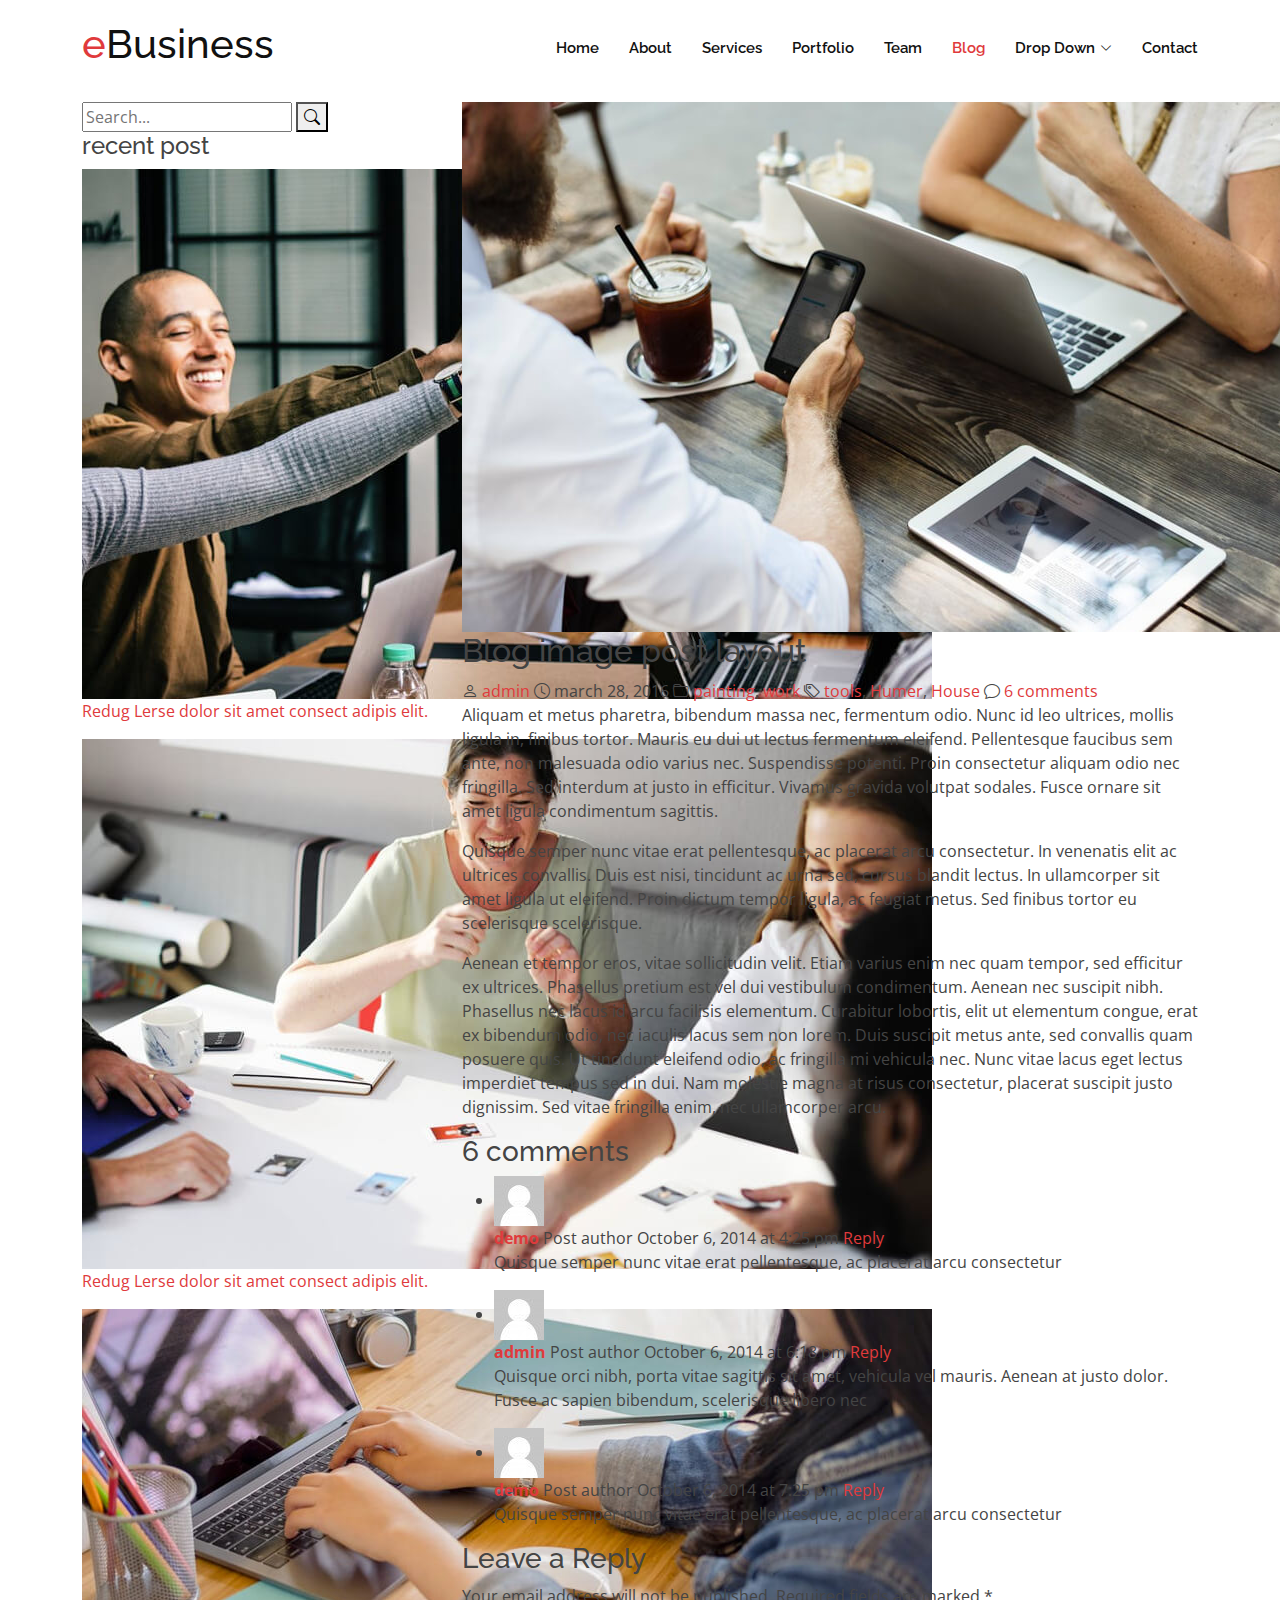
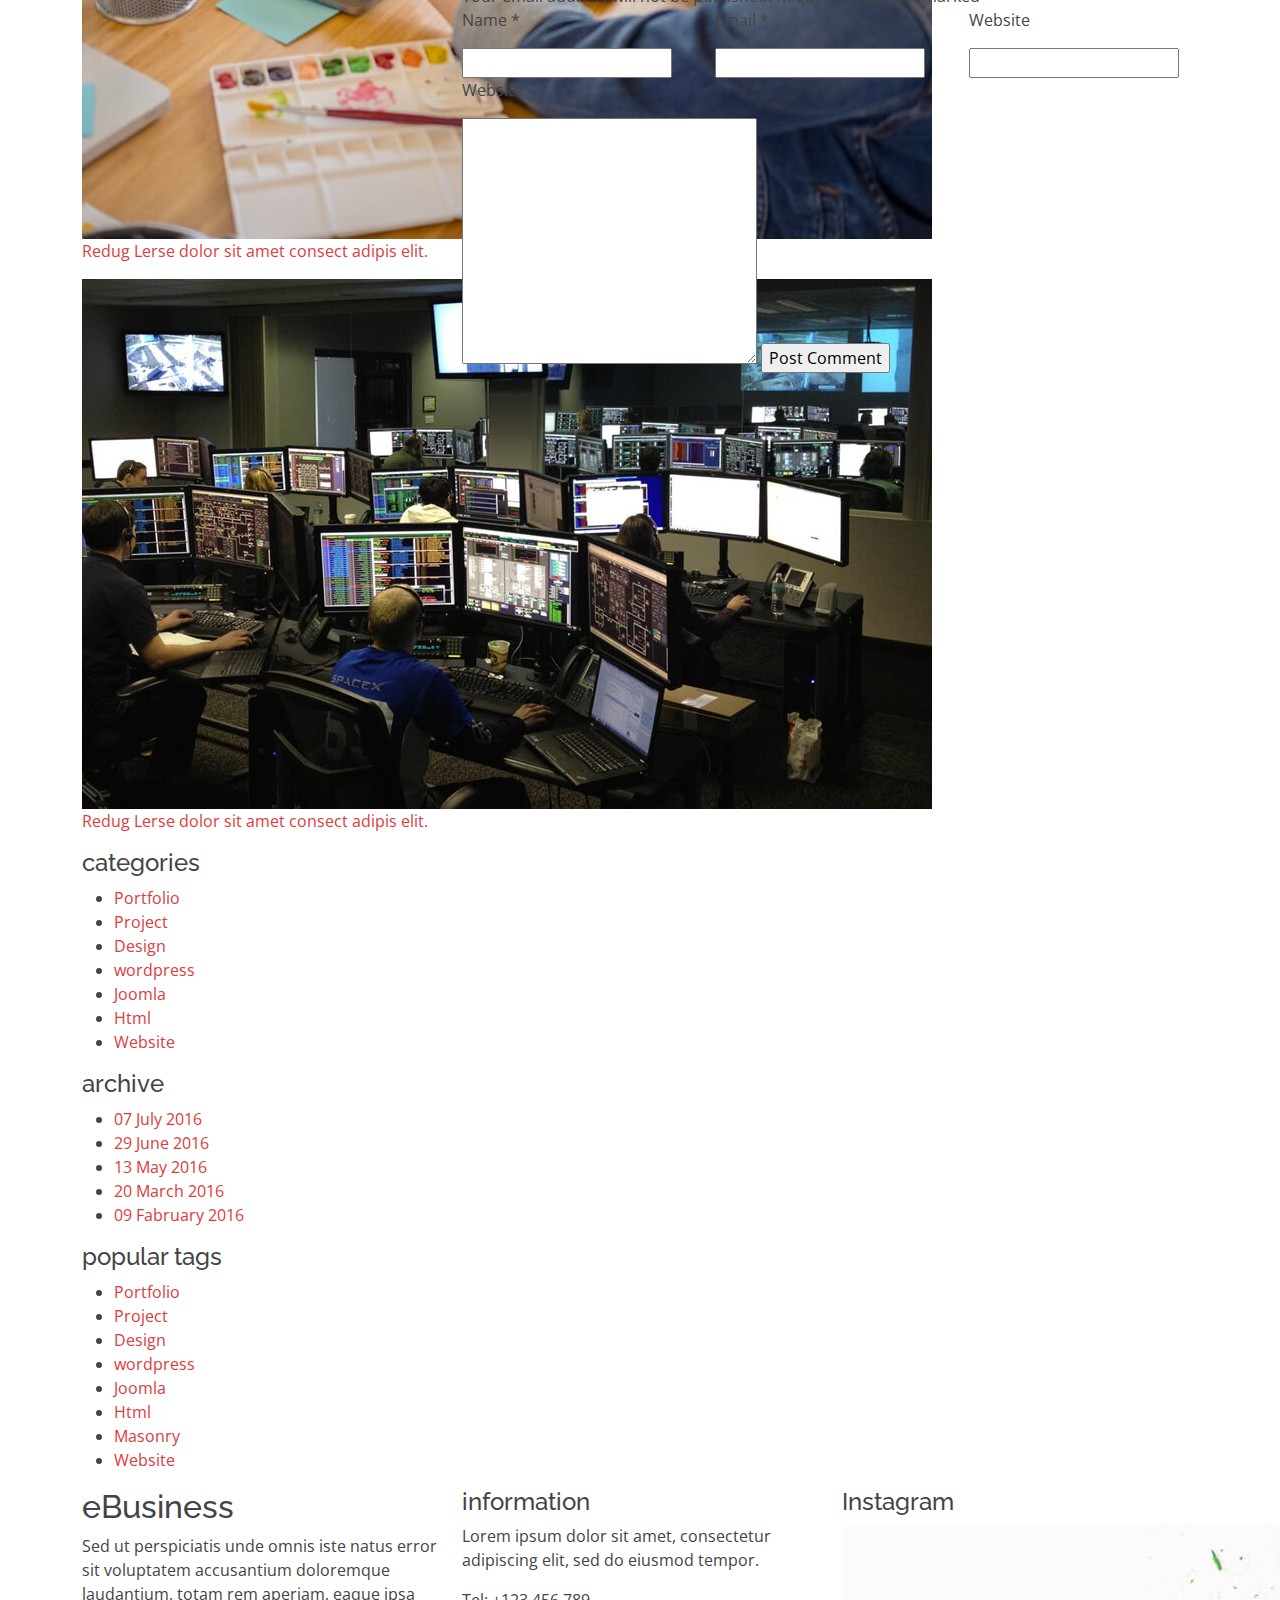
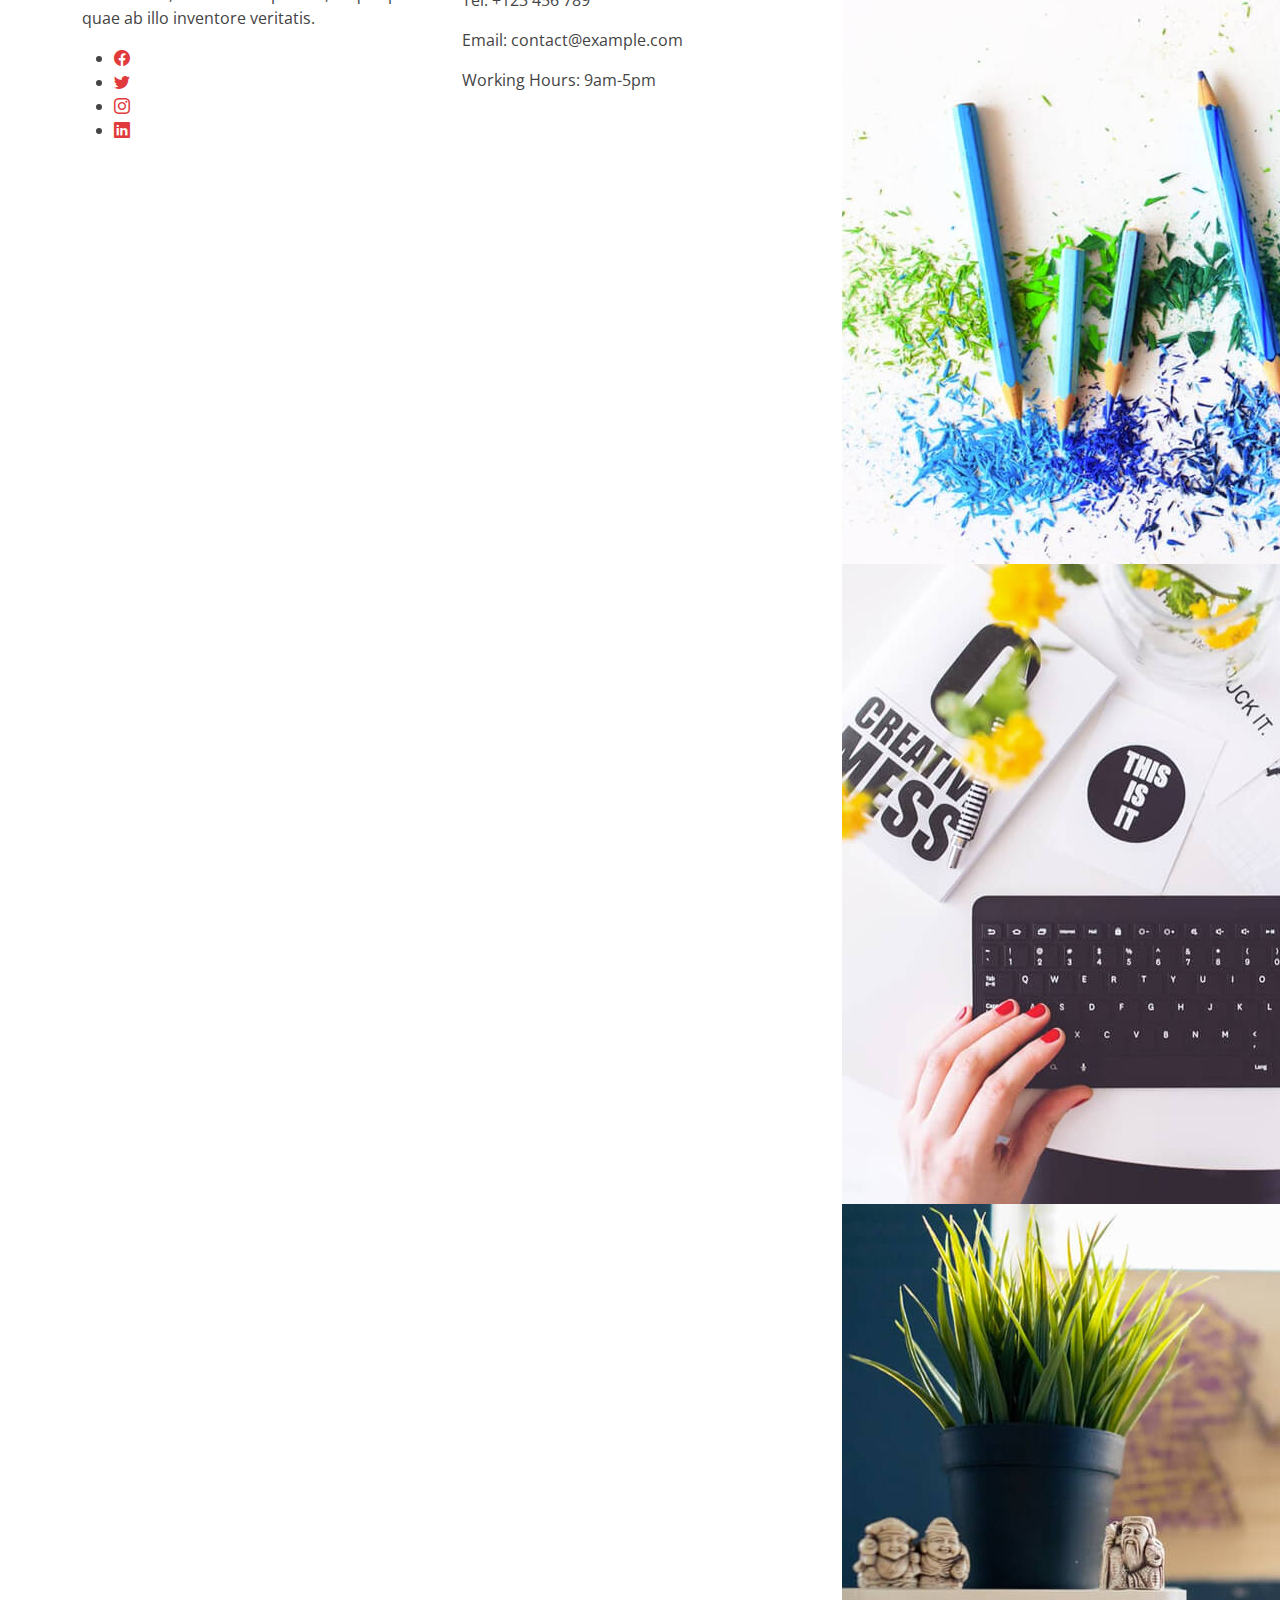
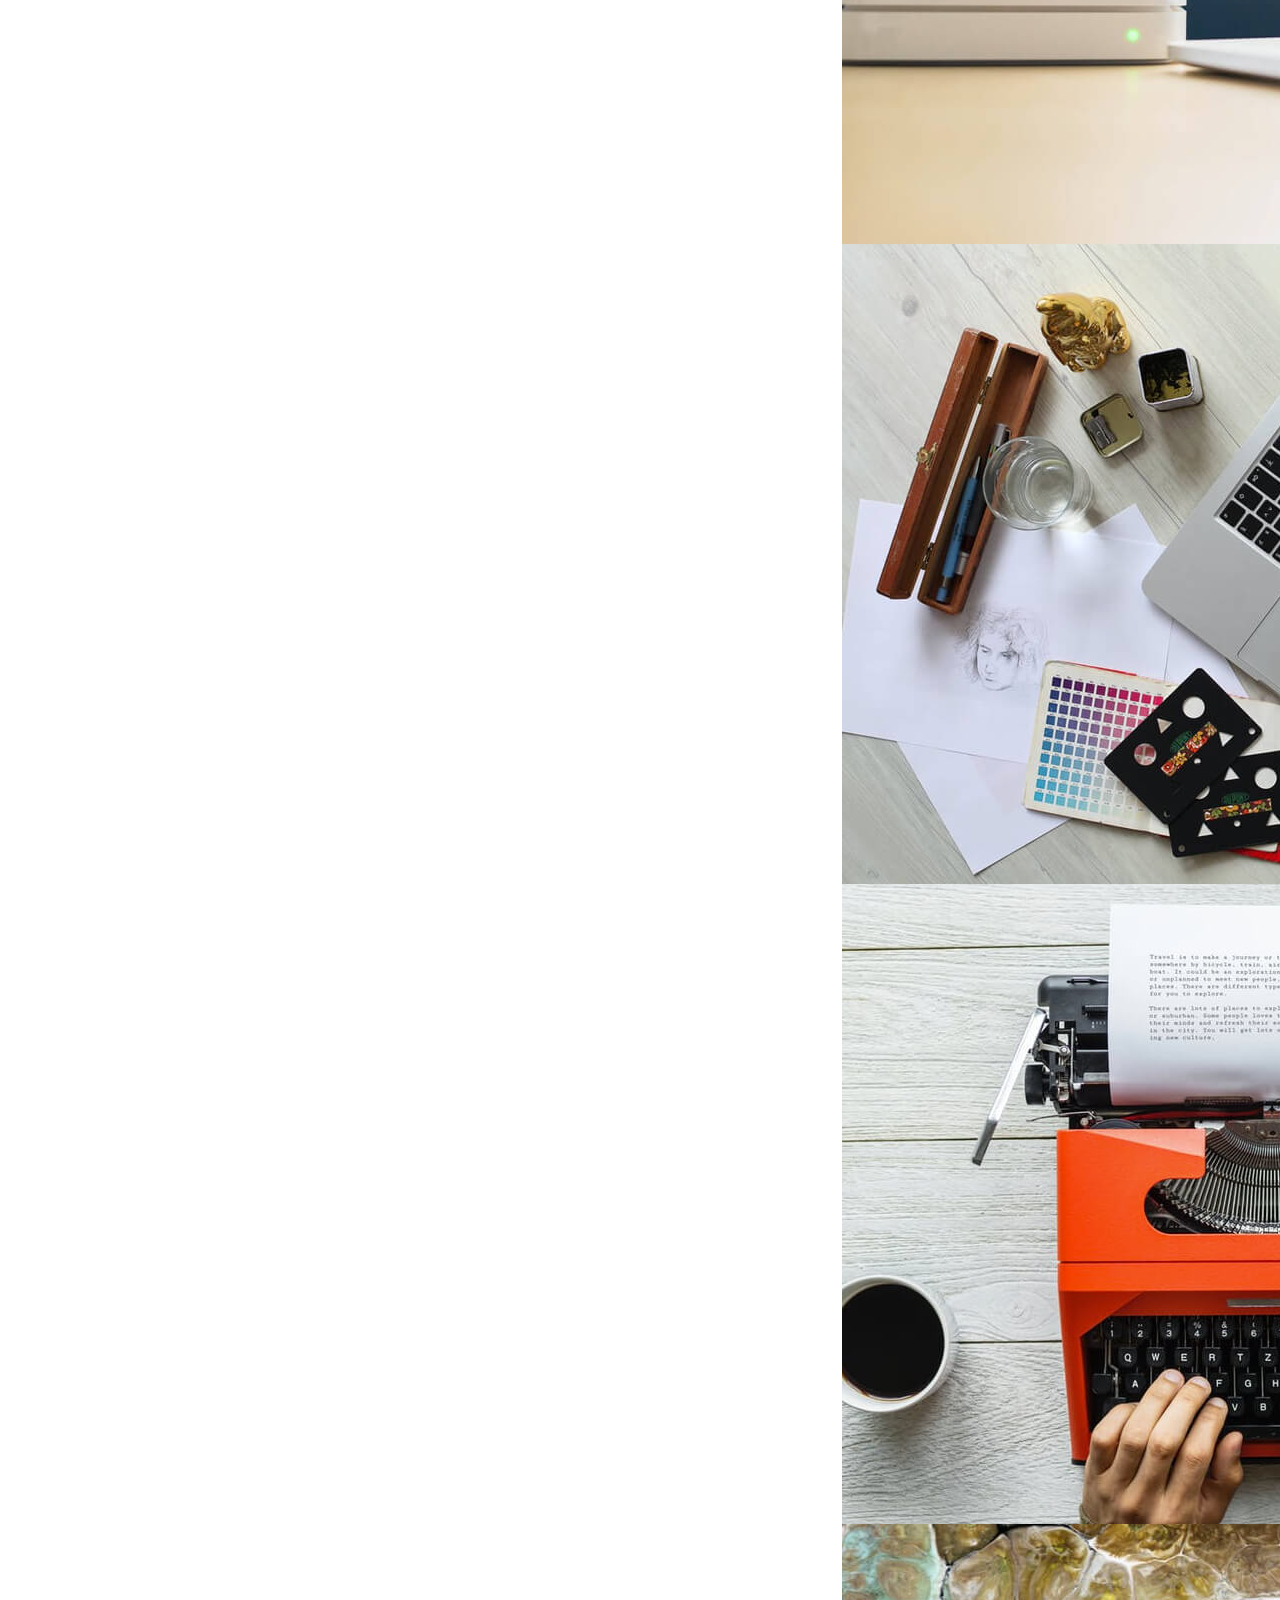
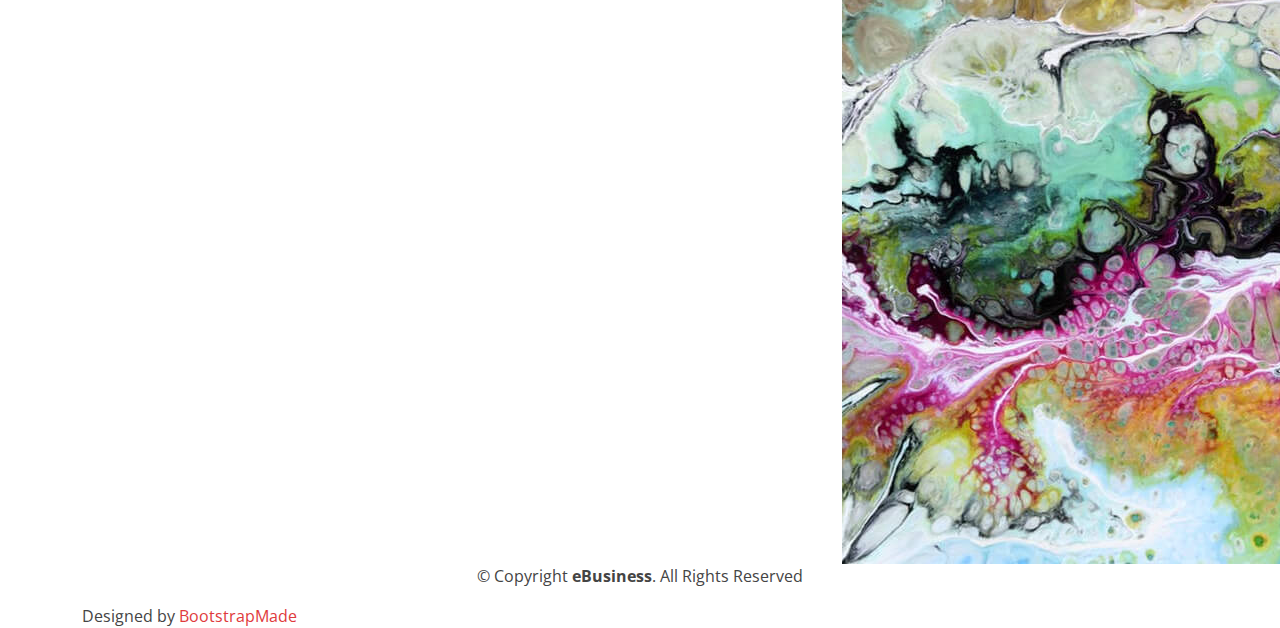
<file: blog-details.html>
<!DOCTYPE html>
<html lang="en">

<head>
  <meta charset="utf-8">
  <meta content="width=device-width, initial-scale=1.0" name="viewport">

  <title>eBusiness Bootstrap Template - Index</title>
  <meta content="" name="description">
  <meta content="" name="keywords">

  <!-- Favicons -->
  <link href="assets/img/favicon.png" rel="icon">
  <link href="assets/img/apple-touch-icon.png" rel="apple-touch-icon">

  <!-- Google Fonts -->
  <link href="https://fonts.googleapis.com/css?family=Open+Sans:300,400,400i,600,700|Raleway:300,400,400i,500,500i,700,800,900" rel="stylesheet">

  <!-- Vendor CSS Files -->
  <link href="assets/vendor/animate.css/animate.min.css" rel="stylesheet">
  <link href="assets/vendor/bootstrap/css/bootstrap.min.css" rel="stylesheet">
  <link href="assets/vendor/bootstrap-icons/bootstrap-icons.css" rel="stylesheet">
  <link href="assets/vendor/boxicons/css/boxicons.min.css" rel="stylesheet">
  <link href="assets/vendor/glightbox/css/glightbox.min.css" rel="stylesheet">
  <link href="assets/vendor/swiper/swiper-bundle.min.css" rel="stylesheet">

  <!-- Template Main CSS File -->
  <link href="assets/css/style.css" rel="stylesheet">

  <!-- =======================================================
  * Template Name: eBusiness
  * Updated: Sep 18 2023 with Bootstrap v5.3.2
  * Template URL: https://bootstrapmade.com/ebusiness-bootstrap-corporate-template/
  * Author: BootstrapMade.com
  * License: https://bootstrapmade.com/license/
  ======================================================== -->
</head>

<body>

  <!-- ======= Header ======= -->
  <header id="header" class="fixed-top d-flex align-items-center">
    <div class="container d-flex justify-content-between">

      <div class="logo">
        <h1><a href="index.html"><span>e</span>Business</a></h1>
        <!-- Uncomment below if you prefer to use an image logo -->
        <!-- <a href="index.html"><img src="assets/img/logo.png" alt="" class="img-fluid"></a>-->
      </div>

      <nav id="navbar" class="navbar">
        <ul>
          <li><a class="nav-link scrollto " href="#hero">Home</a></li>
          <li><a class="nav-link scrollto" href="#about">About</a></li>
          <li><a class="nav-link scrollto" href="#services">Services</a></li>
          <li><a class="nav-link scrollto" href="#portfolio">Portfolio</a></li>
          <li><a class="nav-link scrollto" href="#team">Team</a></li>
          <li><a class="active" href="blog.html">Blog</a></li>
          <li class="dropdown"><a href="#"><span>Drop Down</span> <i class="bi bi-chevron-down"></i></a>
            <ul>
              <li><a href="#">Drop Down 1</a></li>
              <li class="dropdown"><a href="#"><span>Deep Drop Down</span> <i class="bi bi-chevron-right"></i></a>
                <ul>
                  <li><a href="#">Deep Drop Down 1</a></li>
                  <li><a href="#">Deep Drop Down 2</a></li>
                  <li><a href="#">Deep Drop Down 3</a></li>
                  <li><a href="#">Deep Drop Down 4</a></li>
                  <li><a href="#">Deep Drop Down 5</a></li>
                </ul>
              </li>
              <li><a href="#">Drop Down 2</a></li>
              <li><a href="#">Drop Down 3</a></li>
              <li><a href="#">Drop Down 4</a></li>
            </ul>
          </li>
          <li><a class="nav-link scrollto" href="#contact">Contact</a></li>
        </ul>
        <i class="bi bi-list mobile-nav-toggle"></i>
      </nav><!-- .navbar -->

    </div>
  </header><!-- End Header -->

  <main id="main">

    <!-- ======= Blog Header ======= -->
    <div class="header-bg page-area">
      <div class="container position-relative">
        <div class="row">
          <div class="col-md-12 col-sm-12 col-xs-12">
            <div class="slider-content text-center">
              <div class="header-bottom">
                <div class="layer2">
                  <h1 class="title2">Blog Details </h1>
                </div>
                <div class="layer3">
                  <h2 class="title3">profesional Blog Page</h2>
                </div>
              </div>
            </div>
          </div>
        </div>
      </div>
    </div><!-- End Blog Header -->

    <!-- ======= Blog Page ======= -->
    <div class="blog-page area-padding">
      <div class="container">
        <div class="row">
          <div class="col-lg-4 col-md-4">
            <div class="page-head-blog">
              <div class="single-blog-page">
                <!-- search option start -->
                <form action="#">
                  <div class="search-option">
                    <input type="text" placeholder="Search...">
                    <button class="button" type="submit">
                      <i class="bi bi-search"></i>
                    </button>
                  </div>
                </form>
                <!-- search option end -->
              </div>
              <div class="single-blog-page">
                <!-- recent start -->
                <div class="left-blog">
                  <h4>recent post</h4>
                  <div class="recent-post">
                    <!-- start single post -->
                    <div class="recent-single-post">
                      <div class="post-img">
                        <a href="#">
                          <img src="assets/img/blog/1.jpg" alt="">
                        </a>
                      </div>
                      <div class="pst-content">
                        <p><a href="#"> Redug Lerse dolor sit amet consect adipis elit.</a></p>
                      </div>
                    </div>
                    <!-- End single post -->
                    <!-- start single post -->
                    <div class="recent-single-post">
                      <div class="post-img">
                        <a href="#">
                          <img src="assets/img/blog/2.jpg" alt="">
                        </a>
                      </div>
                      <div class="pst-content">
                        <p><a href="#"> Redug Lerse dolor sit amet consect adipis elit.</a></p>
                      </div>
                    </div>
                    <!-- End single post -->
                    <!-- start single post -->
                    <div class="recent-single-post">
                      <div class="post-img">
                        <a href="#">
                          <img src="assets/img/blog/3.jpg" alt="">
                        </a>
                      </div>
                      <div class="pst-content">
                        <p><a href="#"> Redug Lerse dolor sit amet consect adipis elit.</a></p>
                      </div>
                    </div>
                    <!-- End single post -->
                    <!-- start single post -->
                    <div class="recent-single-post">
                      <div class="post-img">
                        <a href="#">
                          <img src="assets/img/blog/4.jpg" alt="">
                        </a>
                      </div>
                      <div class="pst-content">
                        <p><a href="#"> Redug Lerse dolor sit amet consect adipis elit.</a></p>
                      </div>
                    </div>
                    <!-- End single post -->
                  </div>
                </div>
                <!-- recent end -->
              </div>
              <div class="single-blog-page">
                <div class="left-blog">
                  <h4>categories</h4>
                  <ul>
                    <li>
                      <a href="#">Portfolio</a>
                    </li>
                    <li>
                      <a href="#">Project</a>
                    </li>
                    <li>
                      <a href="#">Design</a>
                    </li>
                    <li>
                      <a href="#">wordpress</a>
                    </li>
                    <li>
                      <a href="#">Joomla</a>
                    </li>
                    <li>
                      <a href="#">Html</a>
                    </li>
                    <li>
                      <a href="#">Website</a>
                    </li>
                  </ul>
                </div>
              </div>
              <div class="single-blog-page">
                <div class="left-blog">
                  <h4>archive</h4>
                  <ul>
                    <li>
                      <a href="#">07 July 2016</a>
                    </li>
                    <li>
                      <a href="#">29 June 2016</a>
                    </li>
                    <li>
                      <a href="#">13 May 2016</a>
                    </li>
                    <li>
                      <a href="#">20 March 2016</a>
                    </li>
                    <li>
                      <a href="#">09 Fabruary 2016</a>
                    </li>
                  </ul>
                </div>
              </div>
              <div class="single-blog-page">
                <div class="left-tags blog-tags">
                  <div class="popular-tag left-side-tags left-blog">
                    <h4>popular tags</h4>
                    <ul>
                      <li>
                        <a href="#">Portfolio</a>
                      </li>
                      <li>
                        <a href="#">Project</a>
                      </li>
                      <li>
                        <a href="#">Design</a>
                      </li>
                      <li>
                        <a href="#">wordpress</a>
                      </li>
                      <li>
                        <a href="#">Joomla</a>
                      </li>
                      <li>
                        <a href="#">Html</a>
                      </li>
                      <li>
                        <a href="#">Masonry</a>
                      </li>
                      <li>
                        <a href="#">Website</a>
                      </li>
                    </ul>
                  </div>
                </div>
              </div>
            </div>
          </div>
          <!-- End left sidebar -->
          <!-- Start single blog -->
          <div class="col-md-8 col-sm-8 col-xs-12">
            <div class="row">
              <div class="col-md-12 col-sm-12 col-xs-12">
                <!-- single-blog start -->
                <article class="blog-post-wrapper">
                  <div class="post-thumbnail">
                    <img src="assets/img/blog/6.jpg" alt="" />
                  </div>
                  <div class="post-information">
                    <h2>Blog image post layout</h2>
                    <div class="entry-meta">
                      <span class="author-meta"><i class="bi bi-person"></i> <a href="#">admin</a></span>
                      <span><i class="bi bi-clock"></i> march 28, 2016</span>
                      <span class="tag-meta">
                        <i class="bi bi-folder"></i>
                        <a href="#">painting</a>,
                        <a href="#">work</a>
                      </span>
                      <span>
                        <i class="bi bi-tags"></i>
                        <a href="#">tools</a>,
                        <a href="#"> Humer</a>,
                        <a href="#">House</a>
                      </span>
                      <span><i class="bi bi-chat"></i> <a href="#">6 comments</a></span>
                    </div>
                    <div class="entry-content">
                      <p>Aliquam et metus pharetra, bibendum massa nec, fermentum odio. Nunc id leo ultrices, mollis ligula in, finibus tortor. Mauris eu dui ut lectus fermentum eleifend. Pellentesque faucibus sem ante, non malesuada odio varius nec. Suspendisse
                        potenti. Proin consectetur aliquam odio nec fringilla. Sed interdum at justo in efficitur. Vivamus gravida volutpat sodales. Fusce ornare sit amet ligula condimentum sagittis.</p>
                      <blockquote>
                        <p>Quisque semper nunc vitae erat pellentesque, ac placerat arcu consectetur. In venenatis elit ac ultrices convallis. Duis est nisi, tincidunt ac urna sed, cursus blandit lectus. In ullamcorper sit amet ligula ut eleifend. Proin dictum
                          tempor ligula, ac feugiat metus. Sed finibus tortor eu scelerisque scelerisque.</p>
                      </blockquote>
                      <p>Aenean et tempor eros, vitae sollicitudin velit. Etiam varius enim nec quam tempor, sed efficitur ex ultrices. Phasellus pretium est vel dui vestibulum condimentum. Aenean nec suscipit nibh. Phasellus nec lacus id arcu facilisis elementum.
                        Curabitur lobortis, elit ut elementum congue, erat ex bibendum odio, nec iaculis lacus sem non lorem. Duis suscipit metus ante, sed convallis quam posuere quis. Ut tincidunt eleifend odio, ac fringilla mi vehicula nec. Nunc vitae
                        lacus eget lectus imperdiet tempus sed in dui. Nam molestie magna at risus consectetur, placerat suscipit justo dignissim. Sed vitae fringilla enim, nec ullamcorper arcu.</p>
                    </div>
                  </div>
                </article>
                <div class="clear"></div>
                <div class="single-post-comments">
                  <div class="comments-area">
                    <div class="comments-heading">
                      <h3>6 comments</h3>
                    </div>
                    <div class="comments-list">
                      <ul>
                        <li class="threaded-comments">
                          <div class="comments-details">
                            <div class="comments-list-img">
                              <img src="assets/img/blog/b02.jpg" alt="post-author">
                            </div>
                            <div class="comments-content-wrap">
                              <span>
                                <b><a href="#">demo</a></b>
                                Post author
                                <span class="post-time">October 6, 2014 at 4:25 pm</span>
                                <a href="#">Reply</a>
                              </span>
                              <p>Quisque semper nunc vitae erat pellentesque, ac placerat arcu consectetur</p>
                            </div>
                          </div>
                        </li>
                        <li>
                          <div class="comments-details">
                            <div class="comments-list-img">
                              <img src="assets/img/blog/b02.jpg" alt="post-author">
                            </div>
                            <div class="comments-content-wrap">
                              <span>
                                <b><a href="#">admin</a></b>
                                Post author
                                <span class="post-time">October 6, 2014 at 6:18 pm </span>
                                <a href="#">Reply</a>
                              </span>
                              <p>Quisque orci nibh, porta vitae sagittis sit amet, vehicula vel mauris. Aenean at justo dolor. Fusce ac sapien bibendum, scelerisque libero nec</p>
                            </div>
                          </div>
                        </li>
                        <li class="threaded-comments">
                          <div class="comments-details">
                            <div class="comments-list-img">
                              <img src="assets/img/blog/b02.jpg" alt="post-author">
                            </div>
                            <div class="comments-content-wrap">
                              <span>
                                <b><a href="#">demo</a></b>
                                Post author
                                <span class="post-time">October 6, 2014 at 7:25 pm</span>
                                <a href="#">Reply</a>
                              </span>
                              <p>Quisque semper nunc vitae erat pellentesque, ac placerat arcu consectetur</p>
                            </div>
                          </div>
                        </li>
                      </ul>
                    </div>
                  </div>
                  <div class="comment-respond">
                    <h3 class="comment-reply-title">Leave a Reply </h3>
                    <span class="email-notes">Your email address will not be published. Required fields are marked *</span>
                    <form action="#">
                      <div class="row">
                        <div class="col-lg-4 col-md-4">
                          <p>Name *</p>
                          <input type="text" />
                        </div>
                        <div class="col-lg-4 col-md-4">
                          <p>Email *</p>
                          <input type="email" />
                        </div>
                        <div class="col-lg-4 col-md-4">
                          <p>Website</p>
                          <input type="text" />
                        </div>
                        <div class="col-lg-12 col-md-12 col-sm-12 comment-form-comment">
                          <p>Website</p>
                          <textarea id="message-box" cols="30" rows="10"></textarea>
                          <input type="submit" value="Post Comment" />
                        </div>
                      </div>
                    </form>
                  </div>
                </div>
                <!-- single-blog end -->
              </div>
            </div>
          </div>
        </div>
      </div>
    </div><!-- End Blog Page -->

  </main><!-- End #main -->

  <!-- ======= Footer ======= -->
  <footer>
    <div class="footer-area">
      <div class="container">
        <div class="row">
          <div class="col-md-4">
            <div class="footer-content">
              <div class="footer-head">
                <div class="footer-logo">
                  <h2><span>e</span>Business</h2>
                </div>

                <p>Sed ut perspiciatis unde omnis iste natus error sit voluptatem accusantium doloremque laudantium, totam rem aperiam, eaque ipsa quae ab illo inventore veritatis.</p>
                <div class="footer-icons">
                  <ul>
                    <li>
                      <a href="#"><i class="bi bi-facebook"></i></a>
                    </li>
                    <li>
                      <a href="#"><i class="bi bi-twitter"></i></a>
                    </li>
                    <li>
                      <a href="#"><i class="bi bi-instagram"></i></a>
                    </li>
                    <li>
                      <a href="#"><i class="bi bi-linkedin"></i></a>
                    </li>
                  </ul>
                </div>
              </div>
            </div>
          </div>
          <!-- end single footer -->
          <div class="col-md-4">
            <div class="footer-content">
              <div class="footer-head">
                <h4>information</h4>
                <p>
                  Lorem ipsum dolor sit amet, consectetur adipiscing elit, sed do eiusmod tempor.
                </p>
                <div class="footer-contacts">
                  <p><span>Tel:</span> +123 456 789</p>
                  <p><span>Email:</span> contact@example.com</p>
                  <p><span>Working Hours:</span> 9am-5pm</p>
                </div>
              </div>
            </div>
          </div>
          <!-- end single footer -->
          <div class="col-md-4">
            <div class="footer-content">
              <div class="footer-head">
                <h4>Instagram</h4>
                <div class="flicker-img">
                  <a href="#"><img src="assets/img/portfolio/1.jpg" alt=""></a>
                  <a href="#"><img src="assets/img/portfolio/2.jpg" alt=""></a>
                  <a href="#"><img src="assets/img/portfolio/3.jpg" alt=""></a>
                  <a href="#"><img src="assets/img/portfolio/4.jpg" alt=""></a>
                  <a href="#"><img src="assets/img/portfolio/5.jpg" alt=""></a>
                  <a href="#"><img src="assets/img/portfolio/6.jpg" alt=""></a>
                </div>
              </div>
            </div>
          </div>
        </div>
      </div>
    </div>
    <div class="footer-area-bottom">
      <div class="container">
        <div class="row">
          <div class="col-md-12 col-sm-12 col-xs-12">
            <div class="copyright text-center">
              <p>
                &copy; Copyright <strong>eBusiness</strong>. All Rights Reserved
              </p>
            </div>
            <div class="credits">
              <!--
              All the links in the footer should remain intact.
              You can delete the links only if you purchased the pro version.
              Licensing information: https://bootstrapmade.com/license/
              Purchase the pro version with working PHP/AJAX contact form: https://bootstrapmade.com/buy/?theme=eBusiness
            -->
              Designed by <a href="https://bootstrapmade.com/">BootstrapMade</a>
            </div>
          </div>
        </div>
      </div>
    </div>
  </footer><!-- End  Footer -->

  <div id="preloader"></div>
  <a href="#" class="back-to-top d-flex align-items-center justify-content-center"><i class="bi bi-arrow-up-short"></i></a>

  <!-- Vendor JS Files -->
  <script src="assets/vendor/bootstrap/js/bootstrap.bundle.min.js"></script>
  <script src="assets/vendor/glightbox/js/glightbox.min.js"></script>
  <script src="assets/vendor/isotope-layout/isotope.pkgd.min.js"></script>
  <script src="assets/vendor/swiper/swiper-bundle.min.js"></script>
  <script src="assets/vendor/php-email-form/validate.js"></script>

  <!-- Template Main JS File -->
  <script src="assets/js/main.js"></script>

</body>

</html>
</file>
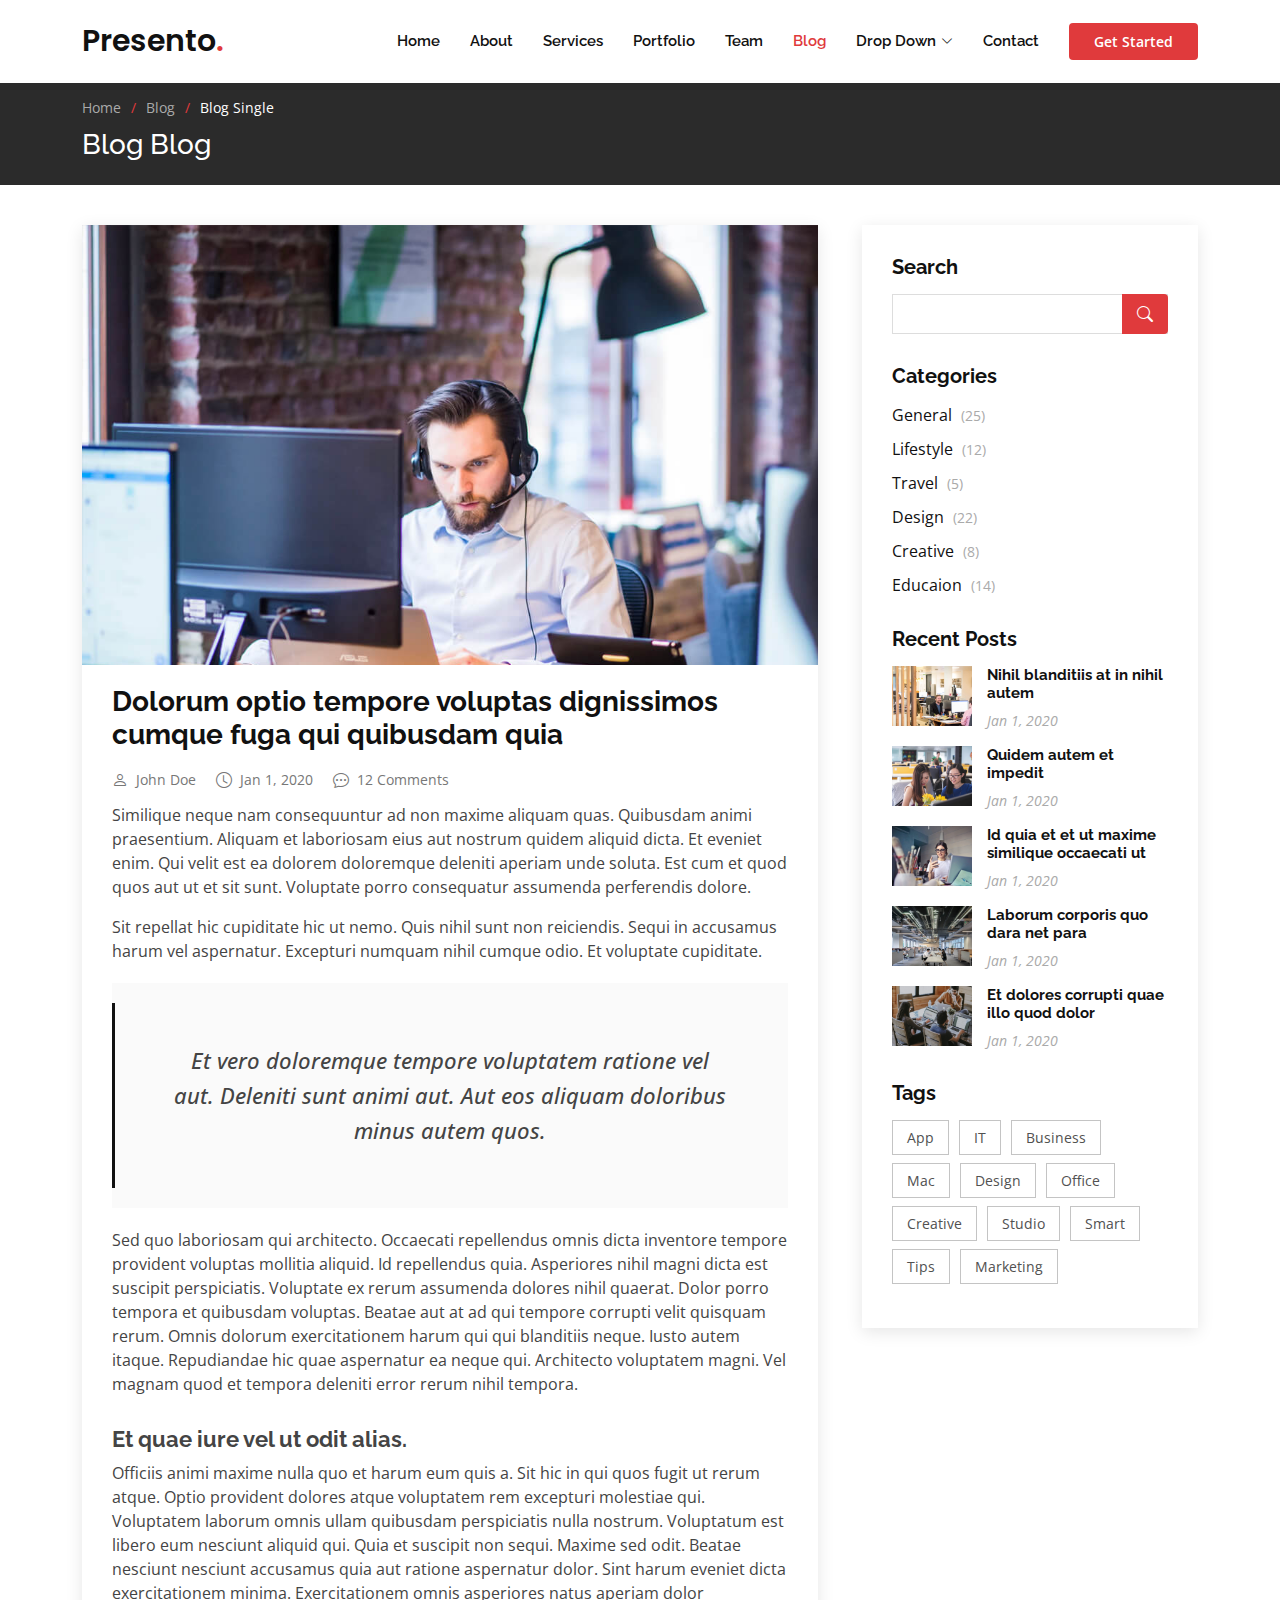
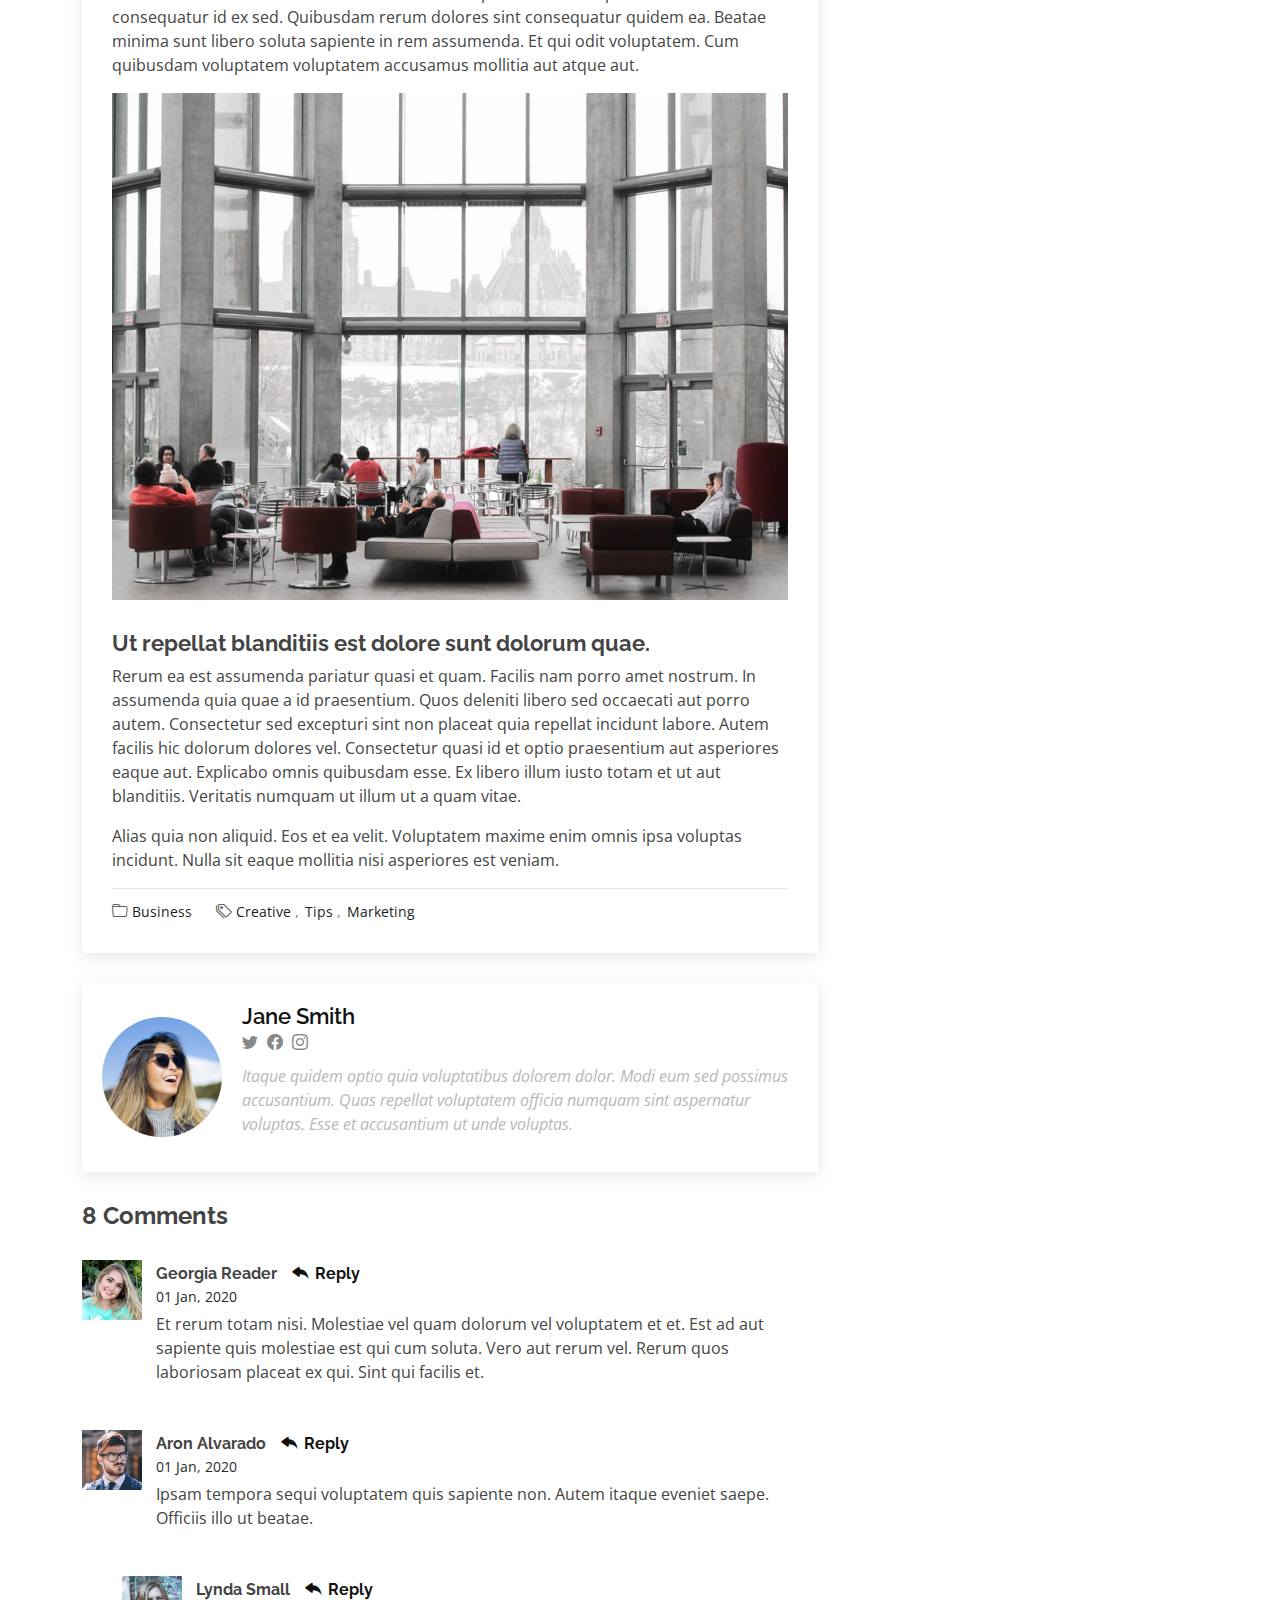
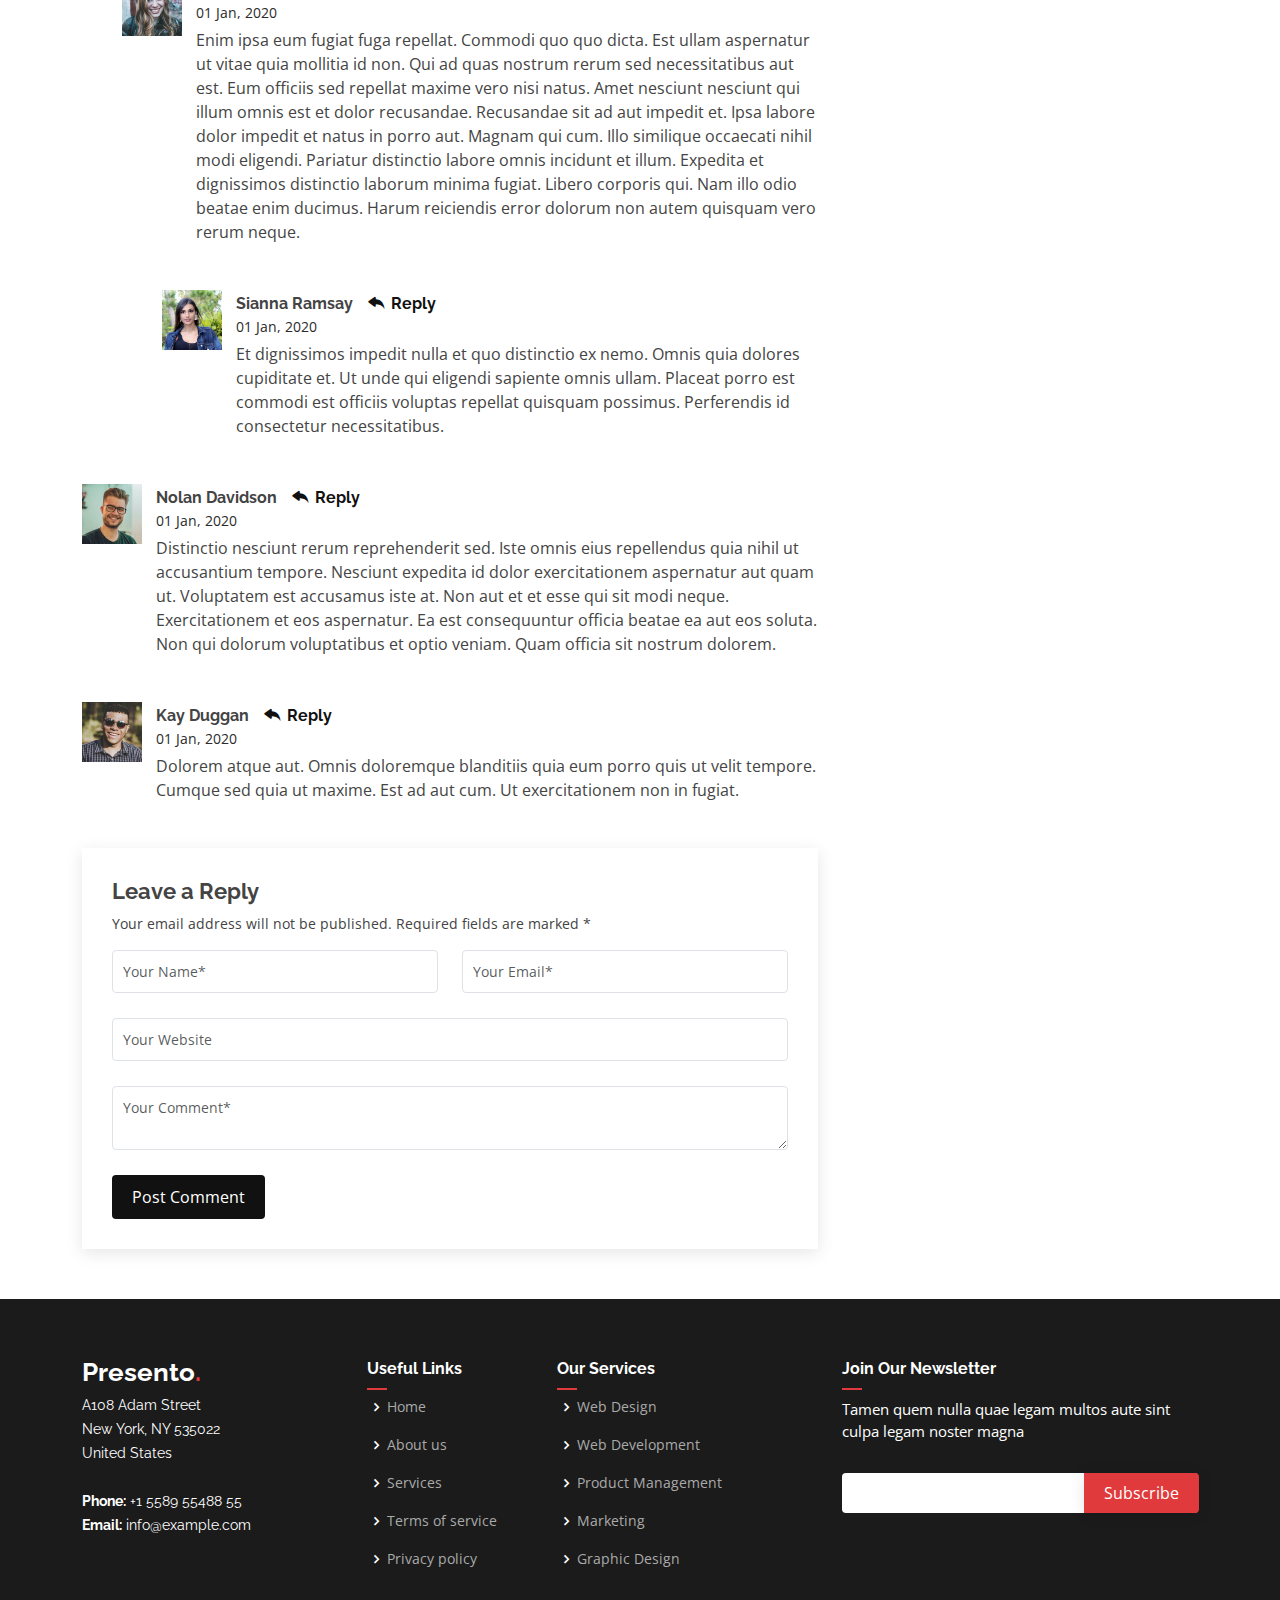
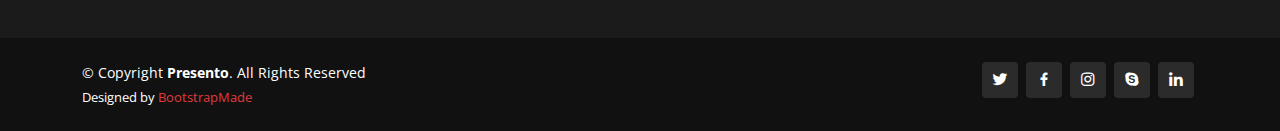
<file: blog-single.html>
<!DOCTYPE html>
<html lang="en">

<head>
  <meta charset="utf-8">
  <meta content="width=device-width, initial-scale=1.0" name="viewport">

  <title>Blog Single - Presento Bootstrap Template</title>
  <meta content="" name="description">
  <meta content="" name="keywords">

  <!-- Favicons -->
  <link href="assets/img/favicon.png" rel="icon">
  <link href="assets/img/apple-touch-icon.png" rel="apple-touch-icon">

  <!-- Google Fonts -->
  <link href="https://fonts.googleapis.com/css?family=Open+Sans:300,300i,400,400i,600,600i,700,700i|Raleway:300,300i,400,400i,500,500i,600,600i,700,700i|Poppins:300,300i,400,400i,500,500i,600,600i,700,700i" rel="stylesheet">

  <!-- Vendor CSS Files -->
  <link href="assets/vendor/aos/aos.css" rel="stylesheet">
  <link href="assets/vendor/bootstrap/css/bootstrap.min.css" rel="stylesheet">
  <link href="assets/vendor/bootstrap-icons/bootstrap-icons.css" rel="stylesheet">
  <link href="assets/vendor/boxicons/css/boxicons.min.css" rel="stylesheet">
  <link href="assets/vendor/glightbox/css/glightbox.min.css" rel="stylesheet">
  <link href="assets/vendor/remixicon/remixicon.css" rel="stylesheet">
  <link href="assets/vendor/swiper/swiper-bundle.min.css" rel="stylesheet">

  <!-- Template Main CSS File -->
  <link href="assets/css/style.css" rel="stylesheet">

  <!-- =======================================================
  * Template Name: Presento
  * Updated: Sep 18 2023 with Bootstrap v5.3.2
  * Template URL: https://bootstrapmade.com/presento-bootstrap-corporate-template/
  * Author: BootstrapMade.com
  * License: https://bootstrapmade.com/license/
  ======================================================== -->
</head>

<body>

  <!-- ======= Header ======= -->
  <header id="header" class="fixed-top d-flex align-items-center">
    <div class="container d-flex align-items-center">
      <h1 class="logo me-auto"><a href="index.html">Presento<span>.</span></a></h1>
      <!-- Uncomment below if you prefer to use an image logo -->
      <!-- <a href="index.html" class="logo me-auto"><img src="assets/img/logo.png" alt=""></a>-->

      <nav id="navbar" class="navbar order-last order-lg-0">
        <ul>
          <li><a class="nav-link scrollto " href="#hero">Home</a></li>
          <li><a class="nav-link scrollto" href="#about">About</a></li>
          <li><a class="nav-link scrollto" href="#services">Services</a></li>
          <li><a class="nav-link scrollto " href="#portfolio">Portfolio</a></li>
          <li><a class="nav-link scrollto" href="#team">Team</a></li>
          <li><a class="active" href="blog.html">Blog</a></li>
          <li class="dropdown"><a href="#"><span>Drop Down</span> <i class="bi bi-chevron-down"></i></a>
            <ul>
              <li><a href="#">Drop Down 1</a></li>
              <li class="dropdown"><a href="#"><span>Deep Drop Down</span> <i class="bi bi-chevron-right"></i></a>
                <ul>
                  <li><a href="#">Deep Drop Down 1</a></li>
                  <li><a href="#">Deep Drop Down 2</a></li>
                  <li><a href="#">Deep Drop Down 3</a></li>
                  <li><a href="#">Deep Drop Down 4</a></li>
                  <li><a href="#">Deep Drop Down 5</a></li>
                </ul>
              </li>
              <li><a href="#">Drop Down 2</a></li>
              <li><a href="#">Drop Down 3</a></li>
              <li><a href="#">Drop Down 4</a></li>
            </ul>
          </li>
          <li><a class="nav-link scrollto" href="#contact">Contact</a></li>
        </ul>
        <i class="bi bi-list mobile-nav-toggle"></i>
      </nav><!-- .navbar -->

      <a href="#about" class="get-started-btn scrollto">Get Started</a>
    </div>
  </header><!-- End Header -->

  <main id="main">

    <!-- ======= Breadcrumbs ======= -->
    <section class="breadcrumbs">
      <div class="container">

        <ol>
          <li><a href="index.html">Home</a></li>
          <li><a href="blog.html">Blog</a></li>
          <li>Blog Single</li>
        </ol>
        <h2>Blog Blog</h2>

      </div>
    </section><!-- End Breadcrumbs -->

    <!-- ======= Blog Single Section ======= -->
    <section id="blog" class="blog">
      <div class="container" data-aos="fade-up">

        <div class="row">

          <div class="col-lg-8 entries">

            <article class="entry entry-single">

              <div class="entry-img">
                <img src="assets/img/blog/blog-1.jpg" alt="" class="img-fluid">
              </div>

              <h2 class="entry-title">
                <a href="blog-single.html">Dolorum optio tempore voluptas dignissimos cumque fuga qui quibusdam quia</a>
              </h2>

              <div class="entry-meta">
                <ul>
                  <li class="d-flex align-items-center"><i class="bi bi-person"></i> <a href="blog-single.html">John Doe</a></li>
                  <li class="d-flex align-items-center"><i class="bi bi-clock"></i> <a href="blog-single.html"><time datetime="2020-01-01">Jan 1, 2020</time></a></li>
                  <li class="d-flex align-items-center"><i class="bi bi-chat-dots"></i> <a href="blog-single.html">12 Comments</a></li>
                </ul>
              </div>

              <div class="entry-content">
                <p>
                  Similique neque nam consequuntur ad non maxime aliquam quas. Quibusdam animi praesentium. Aliquam et laboriosam eius aut nostrum quidem aliquid dicta.
                  Et eveniet enim. Qui velit est ea dolorem doloremque deleniti aperiam unde soluta. Est cum et quod quos aut ut et sit sunt. Voluptate porro consequatur assumenda perferendis dolore.
                </p>

                <p>
                  Sit repellat hic cupiditate hic ut nemo. Quis nihil sunt non reiciendis. Sequi in accusamus harum vel aspernatur. Excepturi numquam nihil cumque odio. Et voluptate cupiditate.
                </p>

                <blockquote>
                  <p>
                    Et vero doloremque tempore voluptatem ratione vel aut. Deleniti sunt animi aut. Aut eos aliquam doloribus minus autem quos.
                  </p>
                </blockquote>

                <p>
                  Sed quo laboriosam qui architecto. Occaecati repellendus omnis dicta inventore tempore provident voluptas mollitia aliquid. Id repellendus quia. Asperiores nihil magni dicta est suscipit perspiciatis. Voluptate ex rerum assumenda dolores nihil quaerat.
                  Dolor porro tempora et quibusdam voluptas. Beatae aut at ad qui tempore corrupti velit quisquam rerum. Omnis dolorum exercitationem harum qui qui blanditiis neque.
                  Iusto autem itaque. Repudiandae hic quae aspernatur ea neque qui. Architecto voluptatem magni. Vel magnam quod et tempora deleniti error rerum nihil tempora.
                </p>

                <h3>Et quae iure vel ut odit alias.</h3>
                <p>
                  Officiis animi maxime nulla quo et harum eum quis a. Sit hic in qui quos fugit ut rerum atque. Optio provident dolores atque voluptatem rem excepturi molestiae qui. Voluptatem laborum omnis ullam quibusdam perspiciatis nulla nostrum. Voluptatum est libero eum nesciunt aliquid qui.
                  Quia et suscipit non sequi. Maxime sed odit. Beatae nesciunt nesciunt accusamus quia aut ratione aspernatur dolor. Sint harum eveniet dicta exercitationem minima. Exercitationem omnis asperiores natus aperiam dolor consequatur id ex sed. Quibusdam rerum dolores sint consequatur quidem ea.
                  Beatae minima sunt libero soluta sapiente in rem assumenda. Et qui odit voluptatem. Cum quibusdam voluptatem voluptatem accusamus mollitia aut atque aut.
                </p>
                <img src="assets/img/blog/blog-inside-post.jpg" class="img-fluid" alt="">

                <h3>Ut repellat blanditiis est dolore sunt dolorum quae.</h3>
                <p>
                  Rerum ea est assumenda pariatur quasi et quam. Facilis nam porro amet nostrum. In assumenda quia quae a id praesentium. Quos deleniti libero sed occaecati aut porro autem. Consectetur sed excepturi sint non placeat quia repellat incidunt labore. Autem facilis hic dolorum dolores vel.
                  Consectetur quasi id et optio praesentium aut asperiores eaque aut. Explicabo omnis quibusdam esse. Ex libero illum iusto totam et ut aut blanditiis. Veritatis numquam ut illum ut a quam vitae.
                </p>
                <p>
                  Alias quia non aliquid. Eos et ea velit. Voluptatem maxime enim omnis ipsa voluptas incidunt. Nulla sit eaque mollitia nisi asperiores est veniam.
                </p>

              </div>

              <div class="entry-footer">
                <i class="bi bi-folder"></i>
                <ul class="cats">
                  <li><a href="#">Business</a></li>
                </ul>

                <i class="bi bi-tags"></i>
                <ul class="tags">
                  <li><a href="#">Creative</a></li>
                  <li><a href="#">Tips</a></li>
                  <li><a href="#">Marketing</a></li>
                </ul>
              </div>

            </article><!-- End blog entry -->

            <div class="blog-author d-flex align-items-center">
              <img src="assets/img/blog/blog-author.jpg" class="rounded-circle float-left" alt="">
              <div>
                <h4>Jane Smith</h4>
                <div class="social-links">
                  <a href="https://twitters.com/#"><i class="bi bi-twitter"></i></a>
                  <a href="https://facebook.com/#"><i class="bi bi-facebook"></i></a>
                  <a href="https://instagram.com/#"><i class="biu bi-instagram"></i></a>
                </div>
                <p>
                  Itaque quidem optio quia voluptatibus dolorem dolor. Modi eum sed possimus accusantium. Quas repellat voluptatem officia numquam sint aspernatur voluptas. Esse et accusantium ut unde voluptas.
                </p>
              </div>
            </div><!-- End blog author bio -->

            <div class="blog-comments">

              <h4 class="comments-count">8 Comments</h4>

              <div id="comment-1" class="comment">
                <div class="d-flex">
                  <div class="comment-img"><img src="assets/img/blog/comments-1.jpg" alt=""></div>
                  <div>
                    <h5><a href="">Georgia Reader</a> <a href="#" class="reply"><i class="bi bi-reply-fill"></i> Reply</a></h5>
                    <time datetime="2020-01-01">01 Jan, 2020</time>
                    <p>
                      Et rerum totam nisi. Molestiae vel quam dolorum vel voluptatem et et. Est ad aut sapiente quis molestiae est qui cum soluta.
                      Vero aut rerum vel. Rerum quos laboriosam placeat ex qui. Sint qui facilis et.
                    </p>
                  </div>
                </div>
              </div><!-- End comment #1 -->

              <div id="comment-2" class="comment">
                <div class="d-flex">
                  <div class="comment-img"><img src="assets/img/blog/comments-2.jpg" alt=""></div>
                  <div>
                    <h5><a href="">Aron Alvarado</a> <a href="#" class="reply"><i class="bi bi-reply-fill"></i> Reply</a></h5>
                    <time datetime="2020-01-01">01 Jan, 2020</time>
                    <p>
                      Ipsam tempora sequi voluptatem quis sapiente non. Autem itaque eveniet saepe. Officiis illo ut beatae.
                    </p>
                  </div>
                </div>

                <div id="comment-reply-1" class="comment comment-reply">
                  <div class="d-flex">
                    <div class="comment-img"><img src="assets/img/blog/comments-3.jpg" alt=""></div>
                    <div>
                      <h5><a href="">Lynda Small</a> <a href="#" class="reply"><i class="bi bi-reply-fill"></i> Reply</a></h5>
                      <time datetime="2020-01-01">01 Jan, 2020</time>
                      <p>
                        Enim ipsa eum fugiat fuga repellat. Commodi quo quo dicta. Est ullam aspernatur ut vitae quia mollitia id non. Qui ad quas nostrum rerum sed necessitatibus aut est. Eum officiis sed repellat maxime vero nisi natus. Amet nesciunt nesciunt qui illum omnis est et dolor recusandae.

                        Recusandae sit ad aut impedit et. Ipsa labore dolor impedit et natus in porro aut. Magnam qui cum. Illo similique occaecati nihil modi eligendi. Pariatur distinctio labore omnis incidunt et illum. Expedita et dignissimos distinctio laborum minima fugiat.

                        Libero corporis qui. Nam illo odio beatae enim ducimus. Harum reiciendis error dolorum non autem quisquam vero rerum neque.
                      </p>
                    </div>
                  </div>

                  <div id="comment-reply-2" class="comment comment-reply">
                    <div class="d-flex">
                      <div class="comment-img"><img src="assets/img/blog/comments-4.jpg" alt=""></div>
                      <div>
                        <h5><a href="">Sianna Ramsay</a> <a href="#" class="reply"><i class="bi bi-reply-fill"></i> Reply</a></h5>
                        <time datetime="2020-01-01">01 Jan, 2020</time>
                        <p>
                          Et dignissimos impedit nulla et quo distinctio ex nemo. Omnis quia dolores cupiditate et. Ut unde qui eligendi sapiente omnis ullam. Placeat porro est commodi est officiis voluptas repellat quisquam possimus. Perferendis id consectetur necessitatibus.
                        </p>
                      </div>
                    </div>

                  </div><!-- End comment reply #2-->

                </div><!-- End comment reply #1-->

              </div><!-- End comment #2-->

              <div id="comment-3" class="comment">
                <div class="d-flex">
                  <div class="comment-img"><img src="assets/img/blog/comments-5.jpg" alt=""></div>
                  <div>
                    <h5><a href="">Nolan Davidson</a> <a href="#" class="reply"><i class="bi bi-reply-fill"></i> Reply</a></h5>
                    <time datetime="2020-01-01">01 Jan, 2020</time>
                    <p>
                      Distinctio nesciunt rerum reprehenderit sed. Iste omnis eius repellendus quia nihil ut accusantium tempore. Nesciunt expedita id dolor exercitationem aspernatur aut quam ut. Voluptatem est accusamus iste at.
                      Non aut et et esse qui sit modi neque. Exercitationem et eos aspernatur. Ea est consequuntur officia beatae ea aut eos soluta. Non qui dolorum voluptatibus et optio veniam. Quam officia sit nostrum dolorem.
                    </p>
                  </div>
                </div>

              </div><!-- End comment #3 -->

              <div id="comment-4" class="comment">
                <div class="d-flex">
                  <div class="comment-img"><img src="assets/img/blog/comments-6.jpg" alt=""></div>
                  <div>
                    <h5><a href="">Kay Duggan</a> <a href="#" class="reply"><i class="bi bi-reply-fill"></i> Reply</a></h5>
                    <time datetime="2020-01-01">01 Jan, 2020</time>
                    <p>
                      Dolorem atque aut. Omnis doloremque blanditiis quia eum porro quis ut velit tempore. Cumque sed quia ut maxime. Est ad aut cum. Ut exercitationem non in fugiat.
                    </p>
                  </div>
                </div>

              </div><!-- End comment #4 -->

              <div class="reply-form">
                <h4>Leave a Reply</h4>
                <p>Your email address will not be published. Required fields are marked * </p>
                <form action="">
                  <div class="row">
                    <div class="col-md-6 form-group">
                      <input name="name" type="text" class="form-control" placeholder="Your Name*">
                    </div>
                    <div class="col-md-6 form-group">
                      <input name="email" type="text" class="form-control" placeholder="Your Email*">
                    </div>
                  </div>
                  <div class="row">
                    <div class="col form-group">
                      <input name="website" type="text" class="form-control" placeholder="Your Website">
                    </div>
                  </div>
                  <div class="row">
                    <div class="col form-group">
                      <textarea name="comment" class="form-control" placeholder="Your Comment*"></textarea>
                    </div>
                  </div>
                  <button type="submit" class="btn btn-primary">Post Comment</button>

                </form>

              </div>

            </div><!-- End blog comments -->

          </div><!-- End blog entries list -->

          <div class="col-lg-4">

            <div class="sidebar">

              <h3 class="sidebar-title">Search</h3>
              <div class="sidebar-item search-form">
                <form action="">
                  <input type="text">
                  <button type="submit"><i class="bi bi-search"></i></button>
                </form>
              </div><!-- End sidebar search formn-->

              <h3 class="sidebar-title">Categories</h3>
              <div class="sidebar-item categories">
                <ul>
                  <li><a href="#">General <span>(25)</span></a></li>
                  <li><a href="#">Lifestyle <span>(12)</span></a></li>
                  <li><a href="#">Travel <span>(5)</span></a></li>
                  <li><a href="#">Design <span>(22)</span></a></li>
                  <li><a href="#">Creative <span>(8)</span></a></li>
                  <li><a href="#">Educaion <span>(14)</span></a></li>
                </ul>
              </div><!-- End sidebar categories-->

              <h3 class="sidebar-title">Recent Posts</h3>
              <div class="sidebar-item recent-posts">
                <div class="post-item clearfix">
                  <img src="assets/img/blog/blog-recent-1.jpg" alt="">
                  <h4><a href="blog-single.html">Nihil blanditiis at in nihil autem</a></h4>
                  <time datetime="2020-01-01">Jan 1, 2020</time>
                </div>

                <div class="post-item clearfix">
                  <img src="assets/img/blog/blog-recent-2.jpg" alt="">
                  <h4><a href="blog-single.html">Quidem autem et impedit</a></h4>
                  <time datetime="2020-01-01">Jan 1, 2020</time>
                </div>

                <div class="post-item clearfix">
                  <img src="assets/img/blog/blog-recent-3.jpg" alt="">
                  <h4><a href="blog-single.html">Id quia et et ut maxime similique occaecati ut</a></h4>
                  <time datetime="2020-01-01">Jan 1, 2020</time>
                </div>

                <div class="post-item clearfix">
                  <img src="assets/img/blog/blog-recent-4.jpg" alt="">
                  <h4><a href="blog-single.html">Laborum corporis quo dara net para</a></h4>
                  <time datetime="2020-01-01">Jan 1, 2020</time>
                </div>

                <div class="post-item clearfix">
                  <img src="assets/img/blog/blog-recent-5.jpg" alt="">
                  <h4><a href="blog-single.html">Et dolores corrupti quae illo quod dolor</a></h4>
                  <time datetime="2020-01-01">Jan 1, 2020</time>
                </div>

              </div><!-- End sidebar recent posts-->

              <h3 class="sidebar-title">Tags</h3>
              <div class="sidebar-item tags">
                <ul>
                  <li><a href="#">App</a></li>
                  <li><a href="#">IT</a></li>
                  <li><a href="#">Business</a></li>
                  <li><a href="#">Mac</a></li>
                  <li><a href="#">Design</a></li>
                  <li><a href="#">Office</a></li>
                  <li><a href="#">Creative</a></li>
                  <li><a href="#">Studio</a></li>
                  <li><a href="#">Smart</a></li>
                  <li><a href="#">Tips</a></li>
                  <li><a href="#">Marketing</a></li>
                </ul>
              </div><!-- End sidebar tags-->

            </div><!-- End sidebar -->

          </div><!-- End blog sidebar -->

        </div>

      </div>
    </section><!-- End Blog Single Section -->

  </main><!-- End #main -->

  <!-- ======= Footer ======= -->
  <footer id="footer">

    <div class="footer-top">
      <div class="container">
        <div class="row">

          <div class="col-lg-3 col-md-6 footer-contact">
            <h3>Presento<span>.</span></h3>
            <p>
              A108 Adam Street <br>
              New York, NY 535022<br>
              United States <br><br>
              <strong>Phone:</strong> +1 5589 55488 55<br>
              <strong>Email:</strong> info@example.com<br>
            </p>
          </div>

          <div class="col-lg-2 col-md-6 footer-links">
            <h4>Useful Links</h4>
            <ul>
              <li><i class="bx bx-chevron-right"></i> <a href="#">Home</a></li>
              <li><i class="bx bx-chevron-right"></i> <a href="#">About us</a></li>
              <li><i class="bx bx-chevron-right"></i> <a href="#">Services</a></li>
              <li><i class="bx bx-chevron-right"></i> <a href="#">Terms of service</a></li>
              <li><i class="bx bx-chevron-right"></i> <a href="#">Privacy policy</a></li>
            </ul>
          </div>

          <div class="col-lg-3 col-md-6 footer-links">
            <h4>Our Services</h4>
            <ul>
              <li><i class="bx bx-chevron-right"></i> <a href="#">Web Design</a></li>
              <li><i class="bx bx-chevron-right"></i> <a href="#">Web Development</a></li>
              <li><i class="bx bx-chevron-right"></i> <a href="#">Product Management</a></li>
              <li><i class="bx bx-chevron-right"></i> <a href="#">Marketing</a></li>
              <li><i class="bx bx-chevron-right"></i> <a href="#">Graphic Design</a></li>
            </ul>
          </div>

          <div class="col-lg-4 col-md-6 footer-newsletter">
            <h4>Join Our Newsletter</h4>
            <p>Tamen quem nulla quae legam multos aute sint culpa legam noster magna</p>
            <form action="" method="post">
              <input type="email" name="email"><input type="submit" value="Subscribe">
            </form>
          </div>

        </div>
      </div>
    </div>

    <div class="container d-md-flex py-4">

      <div class="me-md-auto text-center text-md-start">
        <div class="copyright">
          &copy; Copyright <strong><span>Presento</span></strong>. All Rights Reserved
        </div>
        <div class="credits">
          <!-- All the links in the footer should remain intact. -->
          <!-- You can delete the links only if you purchased the pro version. -->
          <!-- Licensing information: https://bootstrapmade.com/license/ -->
          <!-- Purchase the pro version with working PHP/AJAX contact form: https://bootstrapmade.com/presento-bootstrap-corporate-template/ -->
          Designed by <a href="https://bootstrapmade.com/">BootstrapMade</a>
        </div>
      </div>
      <div class="social-links text-center text-md-end pt-3 pt-md-0">
        <a href="#" class="twitter"><i class="bx bxl-twitter"></i></a>
        <a href="#" class="facebook"><i class="bx bxl-facebook"></i></a>
        <a href="#" class="instagram"><i class="bx bxl-instagram"></i></a>
        <a href="#" class="google-plus"><i class="bx bxl-skype"></i></a>
        <a href="#" class="linkedin"><i class="bx bxl-linkedin"></i></a>
      </div>
    </div>
  </footer><!-- End Footer -->

  <a href="#" class="back-to-top d-flex align-items-center justify-content-center"><i class="bi bi-arrow-up-short"></i></a>

  <!-- Vendor JS Files -->
  <script src="assets/vendor/purecounter/purecounter_vanilla.js"></script>
  <script src="assets/vendor/aos/aos.js"></script>
  <script src="assets/vendor/bootstrap/js/bootstrap.bundle.min.js"></script>
  <script src="assets/vendor/glightbox/js/glightbox.min.js"></script>
  <script src="assets/vendor/isotope-layout/isotope.pkgd.min.js"></script>
  <script src="assets/vendor/swiper/swiper-bundle.min.js"></script>
  <script src="assets/vendor/php-email-form/validate.js"></script>

  <!-- Template Main JS File -->
  <script src="assets/js/main.js"></script>

</body>

</html>
</file>
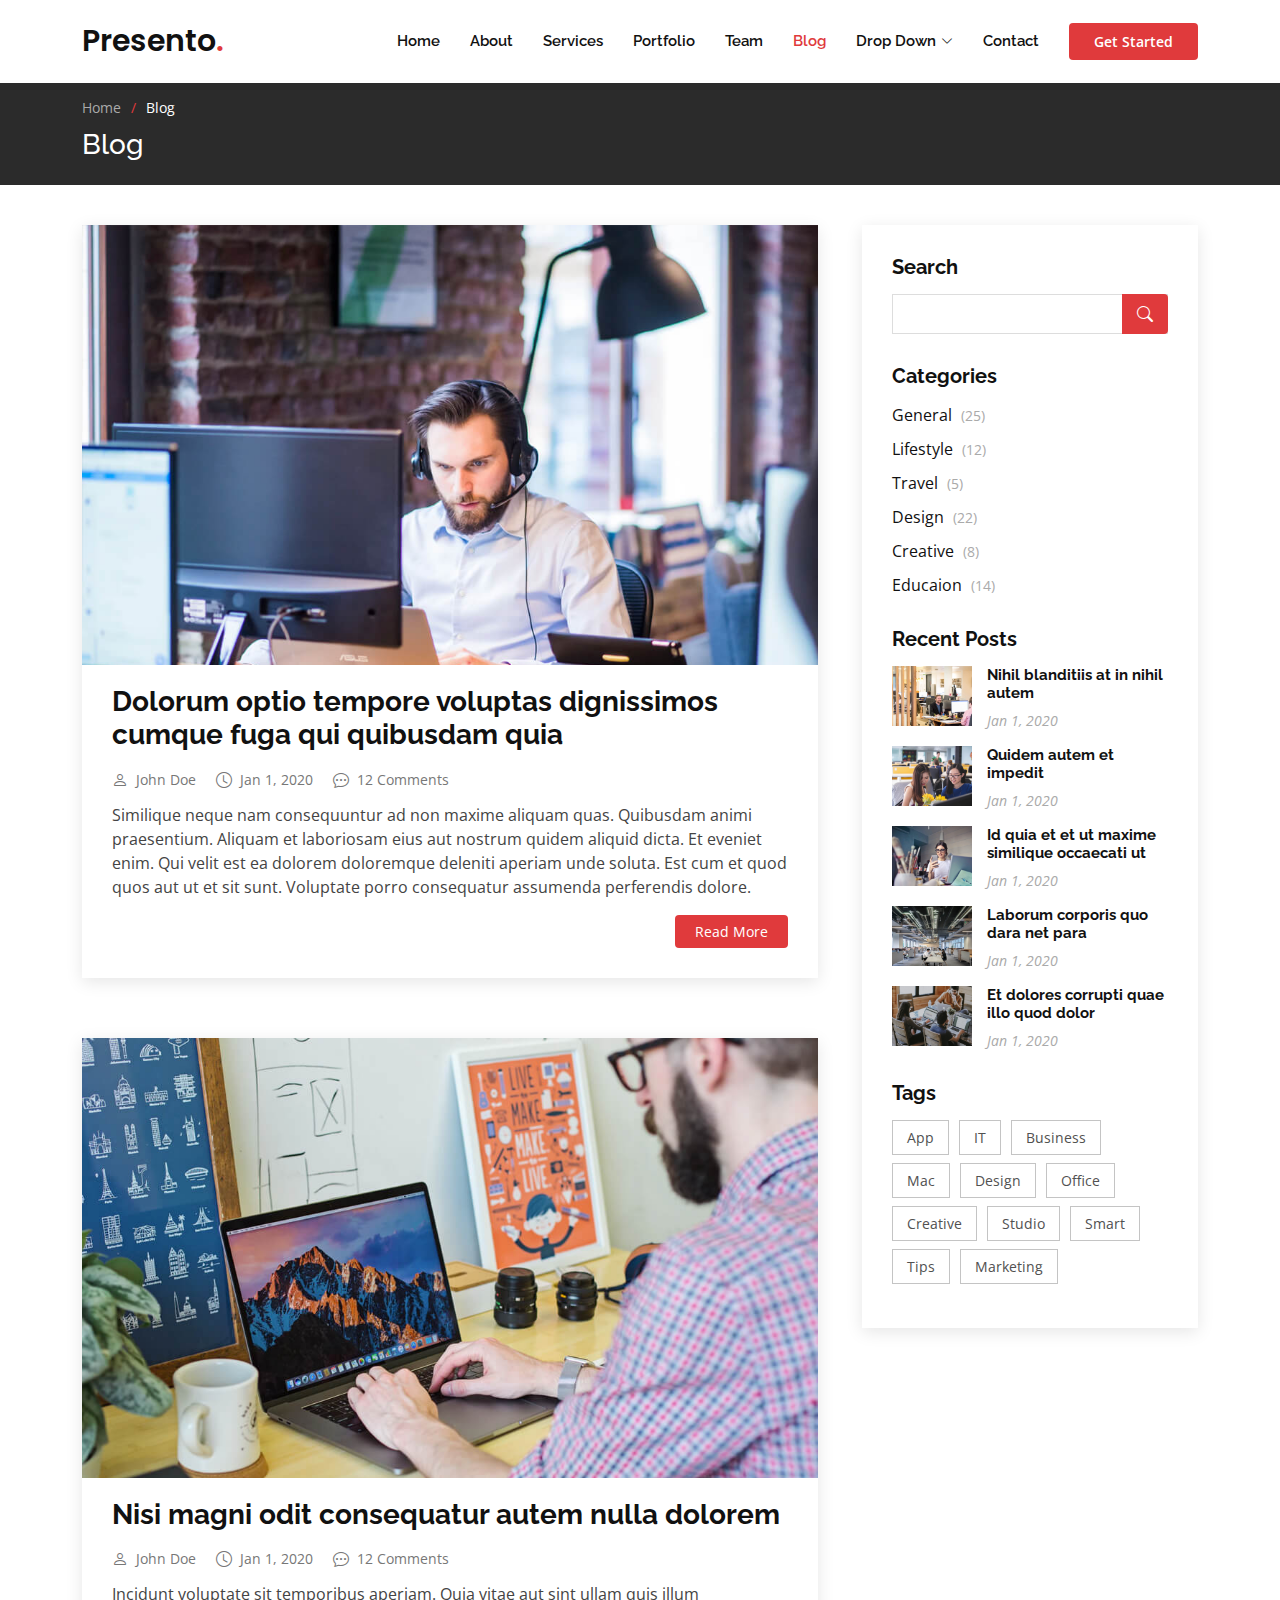
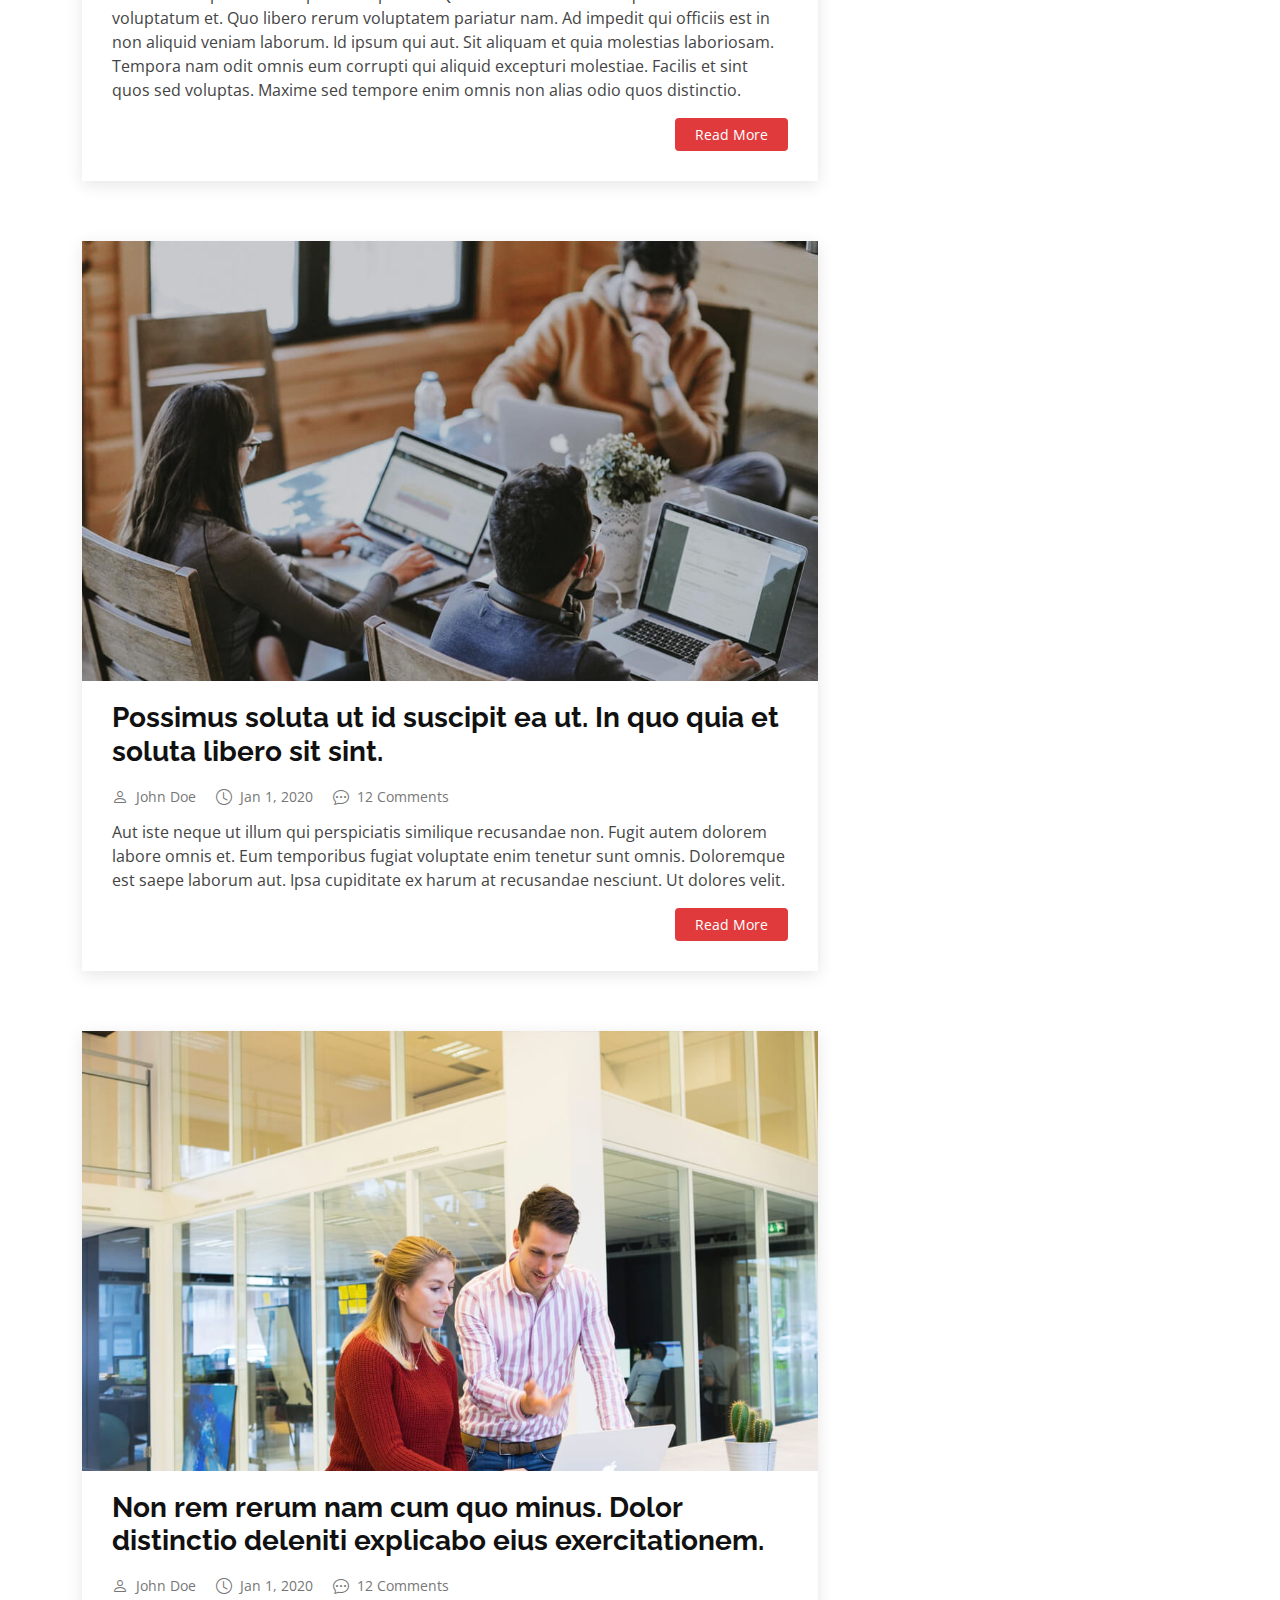
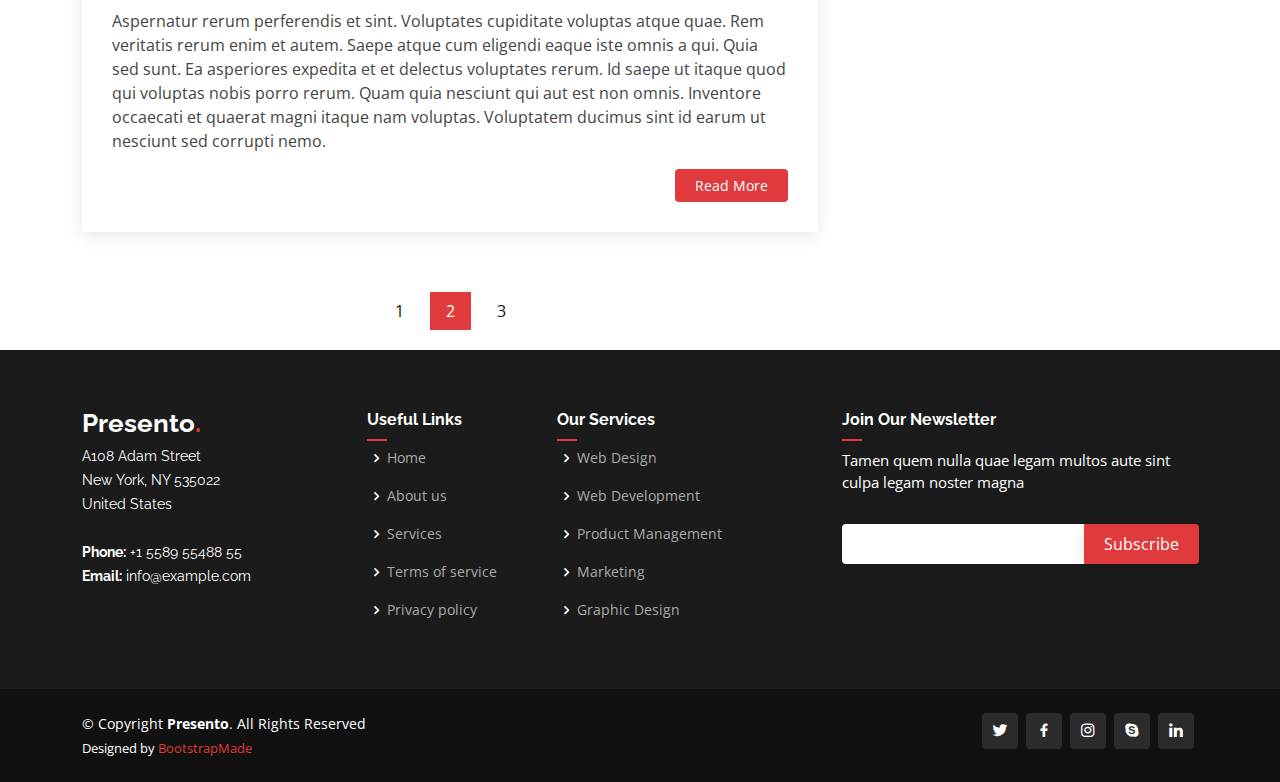
<file: blog.html>
<!DOCTYPE html>
<html lang="en">

<head>
  <meta charset="utf-8">
  <meta content="width=device-width, initial-scale=1.0" name="viewport">

  <title>Blog - Presento Bootstrap Template</title>
  <meta content="" name="description">
  <meta content="" name="keywords">

  <!-- Favicons -->
  <link href="assets/img/favicon.png" rel="icon">
  <link href="assets/img/apple-touch-icon.png" rel="apple-touch-icon">

  <!-- Google Fonts -->
  <link href="https://fonts.googleapis.com/css?family=Open+Sans:300,300i,400,400i,600,600i,700,700i|Raleway:300,300i,400,400i,500,500i,600,600i,700,700i|Poppins:300,300i,400,400i,500,500i,600,600i,700,700i" rel="stylesheet">

  <!-- Vendor CSS Files -->
  <link href="assets/vendor/aos/aos.css" rel="stylesheet">
  <link href="assets/vendor/bootstrap/css/bootstrap.min.css" rel="stylesheet">
  <link href="assets/vendor/bootstrap-icons/bootstrap-icons.css" rel="stylesheet">
  <link href="assets/vendor/boxicons/css/boxicons.min.css" rel="stylesheet">
  <link href="assets/vendor/glightbox/css/glightbox.min.css" rel="stylesheet">
  <link href="assets/vendor/remixicon/remixicon.css" rel="stylesheet">
  <link href="assets/vendor/swiper/swiper-bundle.min.css" rel="stylesheet">

  <!-- Template Main CSS File -->
  <link href="assets/css/style.css" rel="stylesheet">

  <!-- =======================================================
  * Template Name: Presento
  * Updated: Sep 18 2023 with Bootstrap v5.3.2
  * Template URL: https://bootstrapmade.com/presento-bootstrap-corporate-template/
  * Author: BootstrapMade.com
  * License: https://bootstrapmade.com/license/
  ======================================================== -->
</head>

<body>

  <!-- ======= Header ======= -->
  <header id="header" class="fixed-top d-flex align-items-center">
    <div class="container d-flex align-items-center">
      <h1 class="logo me-auto"><a href="index.html">Presento<span>.</span></a></h1>
      <!-- Uncomment below if you prefer to use an image logo -->
      <!-- <a href="index.html" class="logo me-auto"><img src="assets/img/logo.png" alt=""></a>-->

      <nav id="navbar" class="navbar order-last order-lg-0">
        <ul>
          <li><a class="nav-link scrollto " href="#hero">Home</a></li>
          <li><a class="nav-link scrollto" href="#about">About</a></li>
          <li><a class="nav-link scrollto" href="#services">Services</a></li>
          <li><a class="nav-link scrollto " href="#portfolio">Portfolio</a></li>
          <li><a class="nav-link scrollto" href="#team">Team</a></li>
          <li><a class="active" href="blog.html">Blog</a></li>
          <li class="dropdown"><a href="#"><span>Drop Down</span> <i class="bi bi-chevron-down"></i></a>
            <ul>
              <li><a href="#">Drop Down 1</a></li>
              <li class="dropdown"><a href="#"><span>Deep Drop Down</span> <i class="bi bi-chevron-right"></i></a>
                <ul>
                  <li><a href="#">Deep Drop Down 1</a></li>
                  <li><a href="#">Deep Drop Down 2</a></li>
                  <li><a href="#">Deep Drop Down 3</a></li>
                  <li><a href="#">Deep Drop Down 4</a></li>
                  <li><a href="#">Deep Drop Down 5</a></li>
                </ul>
              </li>
              <li><a href="#">Drop Down 2</a></li>
              <li><a href="#">Drop Down 3</a></li>
              <li><a href="#">Drop Down 4</a></li>
            </ul>
          </li>
          <li><a class="nav-link scrollto" href="#contact">Contact</a></li>
        </ul>
        <i class="bi bi-list mobile-nav-toggle"></i>
      </nav><!-- .navbar -->

      <a href="#about" class="get-started-btn scrollto">Get Started</a>
    </div>
  </header><!-- End Header -->

  <main id="main">

    <!-- ======= Breadcrumbs ======= -->
    <section class="breadcrumbs">
      <div class="container">

        <ol>
          <li><a href="index.html">Home</a></li>
          <li>Blog</li>
        </ol>
        <h2>Blog</h2>

      </div>
    </section><!-- End Breadcrumbs -->

    <!-- ======= Blog Section ======= -->
    <section id="blog" class="blog">
      <div class="container" data-aos="fade-up">

        <div class="row">

          <div class="col-lg-8 entries">

            <article class="entry">

              <div class="entry-img">
                <img src="assets/img/blog/blog-1.jpg" alt="" class="img-fluid">
              </div>

              <h2 class="entry-title">
                <a href="blog-single.html">Dolorum optio tempore voluptas dignissimos cumque fuga qui quibusdam quia</a>
              </h2>

              <div class="entry-meta">
                <ul>
                  <li class="d-flex align-items-center"><i class="bi bi-person"></i> <a href="blog-single.html">John Doe</a></li>
                  <li class="d-flex align-items-center"><i class="bi bi-clock"></i> <a href="blog-single.html"><time datetime="2020-01-01">Jan 1, 2020</time></a></li>
                  <li class="d-flex align-items-center"><i class="bi bi-chat-dots"></i> <a href="blog-single.html">12 Comments</a></li>
                </ul>
              </div>

              <div class="entry-content">
                <p>
                  Similique neque nam consequuntur ad non maxime aliquam quas. Quibusdam animi praesentium. Aliquam et laboriosam eius aut nostrum quidem aliquid dicta.
                  Et eveniet enim. Qui velit est ea dolorem doloremque deleniti aperiam unde soluta. Est cum et quod quos aut ut et sit sunt. Voluptate porro consequatur assumenda perferendis dolore.
                </p>
                <div class="read-more">
                  <a href="blog-single.html">Read More</a>
                </div>
              </div>

            </article><!-- End blog entry -->

            <article class="entry">

              <div class="entry-img">
                <img src="assets/img/blog/blog-2.jpg" alt="" class="img-fluid">
              </div>

              <h2 class="entry-title">
                <a href="blog-single.html">Nisi magni odit consequatur autem nulla dolorem</a>
              </h2>

              <div class="entry-meta">
                <ul>
                  <li class="d-flex align-items-center"><i class="bi bi-person"></i> <a href="blog-single.html">John Doe</a></li>
                  <li class="d-flex align-items-center"><i class="bi bi-clock"></i> <a href="blog-single.html"><time datetime="2020-01-01">Jan 1, 2020</time></a></li>
                  <li class="d-flex align-items-center"><i class="bi bi-chat-dots"></i> <a href="blog-single.html">12 Comments</a></li>
                </ul>
              </div>

              <div class="entry-content">
                <p>
                  Incidunt voluptate sit temporibus aperiam. Quia vitae aut sint ullam quis illum voluptatum et. Quo libero rerum voluptatem pariatur nam.
                  Ad impedit qui officiis est in non aliquid veniam laborum. Id ipsum qui aut. Sit aliquam et quia molestias laboriosam. Tempora nam odit omnis eum corrupti qui aliquid excepturi molestiae. Facilis et sint quos sed voluptas. Maxime sed tempore enim omnis non alias odio quos distinctio.
                </p>
                <div class="read-more">
                  <a href="blog-single.html">Read More</a>
                </div>
              </div>

            </article><!-- End blog entry -->

            <article class="entry">

              <div class="entry-img">
                <img src="assets/img/blog/blog-3.jpg" alt="" class="img-fluid">
              </div>

              <h2 class="entry-title">
                <a href="blog-single.html">Possimus soluta ut id suscipit ea ut. In quo quia et soluta libero sit sint.</a>
              </h2>

              <div class="entry-meta">
                <ul>
                  <li class="d-flex align-items-center"><i class="bi bi-person"></i> <a href="blog-single.html">John Doe</a></li>
                  <li class="d-flex align-items-center"><i class="bi bi-clock"></i> <a href="blog-single.html"><time datetime="2020-01-01">Jan 1, 2020</time></a></li>
                  <li class="d-flex align-items-center"><i class="bi bi-chat-dots"></i> <a href="blog-single.html">12 Comments</a></li>
                </ul>
              </div>

              <div class="entry-content">
                <p>
                  Aut iste neque ut illum qui perspiciatis similique recusandae non. Fugit autem dolorem labore omnis et. Eum temporibus fugiat voluptate enim tenetur sunt omnis.
                  Doloremque est saepe laborum aut. Ipsa cupiditate ex harum at recusandae nesciunt. Ut dolores velit.
                </p>
                <div class="read-more">
                  <a href="blog-single.html">Read More</a>
                </div>
              </div>

            </article><!-- End blog entry -->

            <article class="entry">

              <div class="entry-img">
                <img src="assets/img/blog/blog-4.jpg" alt="" class="img-fluid">
              </div>

              <h2 class="entry-title">
                <a href="blog-single.html">Non rem rerum nam cum quo minus. Dolor distinctio deleniti explicabo eius exercitationem.</a>
              </h2>

              <div class="entry-meta">
                <ul>
                  <li class="d-flex align-items-center"><i class="bi bi-person"></i> <a href="blog-single.html">John Doe</a></li>
                  <li class="d-flex align-items-center"><i class="bi bi-clock"></i> <a href="blog-single.html"><time datetime="2020-01-01">Jan 1, 2020</time></a></li>
                  <li class="d-flex align-items-center"><i class="bi bi-chat-dots"></i> <a href="blog-single.html">12 Comments</a></li>
                </ul>
              </div>

              <div class="entry-content">
                <p>
                  Aspernatur rerum perferendis et sint. Voluptates cupiditate voluptas atque quae. Rem veritatis rerum enim et autem. Saepe atque cum eligendi eaque iste omnis a qui.
                  Quia sed sunt. Ea asperiores expedita et et delectus voluptates rerum. Id saepe ut itaque quod qui voluptas nobis porro rerum. Quam quia nesciunt qui aut est non omnis. Inventore occaecati et quaerat magni itaque nam voluptas. Voluptatem ducimus sint id earum ut nesciunt sed corrupti nemo.
                </p>
                <div class="read-more">
                  <a href="blog-single.html">Read More</a>
                </div>
              </div>

            </article><!-- End blog entry -->

            <div class="blog-pagination">
              <ul class="justify-content-center">
                <li><a href="#">1</a></li>
                <li class="active"><a href="#">2</a></li>
                <li><a href="#">3</a></li>
              </ul>
            </div>

          </div><!-- End blog entries list -->

          <div class="col-lg-4">

            <div class="sidebar">

              <h3 class="sidebar-title">Search</h3>
              <div class="sidebar-item search-form">
                <form action="">
                  <input type="text">
                  <button type="submit"><i class="bi bi-search"></i></button>
                </form>
              </div><!-- End sidebar search formn-->

              <h3 class="sidebar-title">Categories</h3>
              <div class="sidebar-item categories">
                <ul>
                  <li><a href="#">General <span>(25)</span></a></li>
                  <li><a href="#">Lifestyle <span>(12)</span></a></li>
                  <li><a href="#">Travel <span>(5)</span></a></li>
                  <li><a href="#">Design <span>(22)</span></a></li>
                  <li><a href="#">Creative <span>(8)</span></a></li>
                  <li><a href="#">Educaion <span>(14)</span></a></li>
                </ul>
              </div><!-- End sidebar categories-->

              <h3 class="sidebar-title">Recent Posts</h3>
              <div class="sidebar-item recent-posts">
                <div class="post-item clearfix">
                  <img src="assets/img/blog/blog-recent-1.jpg" alt="">
                  <h4><a href="blog-single.html">Nihil blanditiis at in nihil autem</a></h4>
                  <time datetime="2020-01-01">Jan 1, 2020</time>
                </div>

                <div class="post-item clearfix">
                  <img src="assets/img/blog/blog-recent-2.jpg" alt="">
                  <h4><a href="blog-single.html">Quidem autem et impedit</a></h4>
                  <time datetime="2020-01-01">Jan 1, 2020</time>
                </div>

                <div class="post-item clearfix">
                  <img src="assets/img/blog/blog-recent-3.jpg" alt="">
                  <h4><a href="blog-single.html">Id quia et et ut maxime similique occaecati ut</a></h4>
                  <time datetime="2020-01-01">Jan 1, 2020</time>
                </div>

                <div class="post-item clearfix">
                  <img src="assets/img/blog/blog-recent-4.jpg" alt="">
                  <h4><a href="blog-single.html">Laborum corporis quo dara net para</a></h4>
                  <time datetime="2020-01-01">Jan 1, 2020</time>
                </div>

                <div class="post-item clearfix">
                  <img src="assets/img/blog/blog-recent-5.jpg" alt="">
                  <h4><a href="blog-single.html">Et dolores corrupti quae illo quod dolor</a></h4>
                  <time datetime="2020-01-01">Jan 1, 2020</time>
                </div>

              </div><!-- End sidebar recent posts-->

              <h3 class="sidebar-title">Tags</h3>
              <div class="sidebar-item tags">
                <ul>
                  <li><a href="#">App</a></li>
                  <li><a href="#">IT</a></li>
                  <li><a href="#">Business</a></li>
                  <li><a href="#">Mac</a></li>
                  <li><a href="#">Design</a></li>
                  <li><a href="#">Office</a></li>
                  <li><a href="#">Creative</a></li>
                  <li><a href="#">Studio</a></li>
                  <li><a href="#">Smart</a></li>
                  <li><a href="#">Tips</a></li>
                  <li><a href="#">Marketing</a></li>
                </ul>
              </div><!-- End sidebar tags-->

            </div><!-- End sidebar -->

          </div><!-- End blog sidebar -->

        </div>

      </div>
    </section><!-- End Blog Section -->

  </main><!-- End #main -->

  <!-- ======= Footer ======= -->
  <footer id="footer">

    <div class="footer-top">
      <div class="container">
        <div class="row">

          <div class="col-lg-3 col-md-6 footer-contact">
            <h3>Presento<span>.</span></h3>
            <p>
              A108 Adam Street <br>
              New York, NY 535022<br>
              United States <br><br>
              <strong>Phone:</strong> +1 5589 55488 55<br>
              <strong>Email:</strong> info@example.com<br>
            </p>
          </div>

          <div class="col-lg-2 col-md-6 footer-links">
            <h4>Useful Links</h4>
            <ul>
              <li><i class="bx bx-chevron-right"></i> <a href="#">Home</a></li>
              <li><i class="bx bx-chevron-right"></i> <a href="#">About us</a></li>
              <li><i class="bx bx-chevron-right"></i> <a href="#">Services</a></li>
              <li><i class="bx bx-chevron-right"></i> <a href="#">Terms of service</a></li>
              <li><i class="bx bx-chevron-right"></i> <a href="#">Privacy policy</a></li>
            </ul>
          </div>

          <div class="col-lg-3 col-md-6 footer-links">
            <h4>Our Services</h4>
            <ul>
              <li><i class="bx bx-chevron-right"></i> <a href="#">Web Design</a></li>
              <li><i class="bx bx-chevron-right"></i> <a href="#">Web Development</a></li>
              <li><i class="bx bx-chevron-right"></i> <a href="#">Product Management</a></li>
              <li><i class="bx bx-chevron-right"></i> <a href="#">Marketing</a></li>
              <li><i class="bx bx-chevron-right"></i> <a href="#">Graphic Design</a></li>
            </ul>
          </div>

          <div class="col-lg-4 col-md-6 footer-newsletter">
            <h4>Join Our Newsletter</h4>
            <p>Tamen quem nulla quae legam multos aute sint culpa legam noster magna</p>
            <form action="" method="post">
              <input type="email" name="email"><input type="submit" value="Subscribe">
            </form>
          </div>

        </div>
      </div>
    </div>

    <div class="container d-md-flex py-4">

      <div class="me-md-auto text-center text-md-start">
        <div class="copyright">
          &copy; Copyright <strong><span>Presento</span></strong>. All Rights Reserved
        </div>
        <div class="credits">
          <!-- All the links in the footer should remain intact. -->
          <!-- You can delete the links only if you purchased the pro version. -->
          <!-- Licensing information: https://bootstrapmade.com/license/ -->
          <!-- Purchase the pro version with working PHP/AJAX contact form: https://bootstrapmade.com/presento-bootstrap-corporate-template/ -->
          Designed by <a href="https://bootstrapmade.com/">BootstrapMade</a>
        </div>
      </div>
      <div class="social-links text-center text-md-end pt-3 pt-md-0">
        <a href="#" class="twitter"><i class="bx bxl-twitter"></i></a>
        <a href="#" class="facebook"><i class="bx bxl-facebook"></i></a>
        <a href="#" class="instagram"><i class="bx bxl-instagram"></i></a>
        <a href="#" class="google-plus"><i class="bx bxl-skype"></i></a>
        <a href="#" class="linkedin"><i class="bx bxl-linkedin"></i></a>
      </div>
    </div>
  </footer><!-- End Footer -->

  <a href="#" class="back-to-top d-flex align-items-center justify-content-center"><i class="bi bi-arrow-up-short"></i></a>

  <!-- Vendor JS Files -->
  <script src="assets/vendor/purecounter/purecounter_vanilla.js"></script>
  <script src="assets/vendor/aos/aos.js"></script>
  <script src="assets/vendor/bootstrap/js/bootstrap.bundle.min.js"></script>
  <script src="assets/vendor/glightbox/js/glightbox.min.js"></script>
  <script src="assets/vendor/isotope-layout/isotope.pkgd.min.js"></script>
  <script src="assets/vendor/swiper/swiper-bundle.min.js"></script>
  <script src="assets/vendor/php-email-form/validate.js"></script>

  <!-- Template Main JS File -->
  <script src="assets/js/main.js"></script>

</body>

</html>
</file>
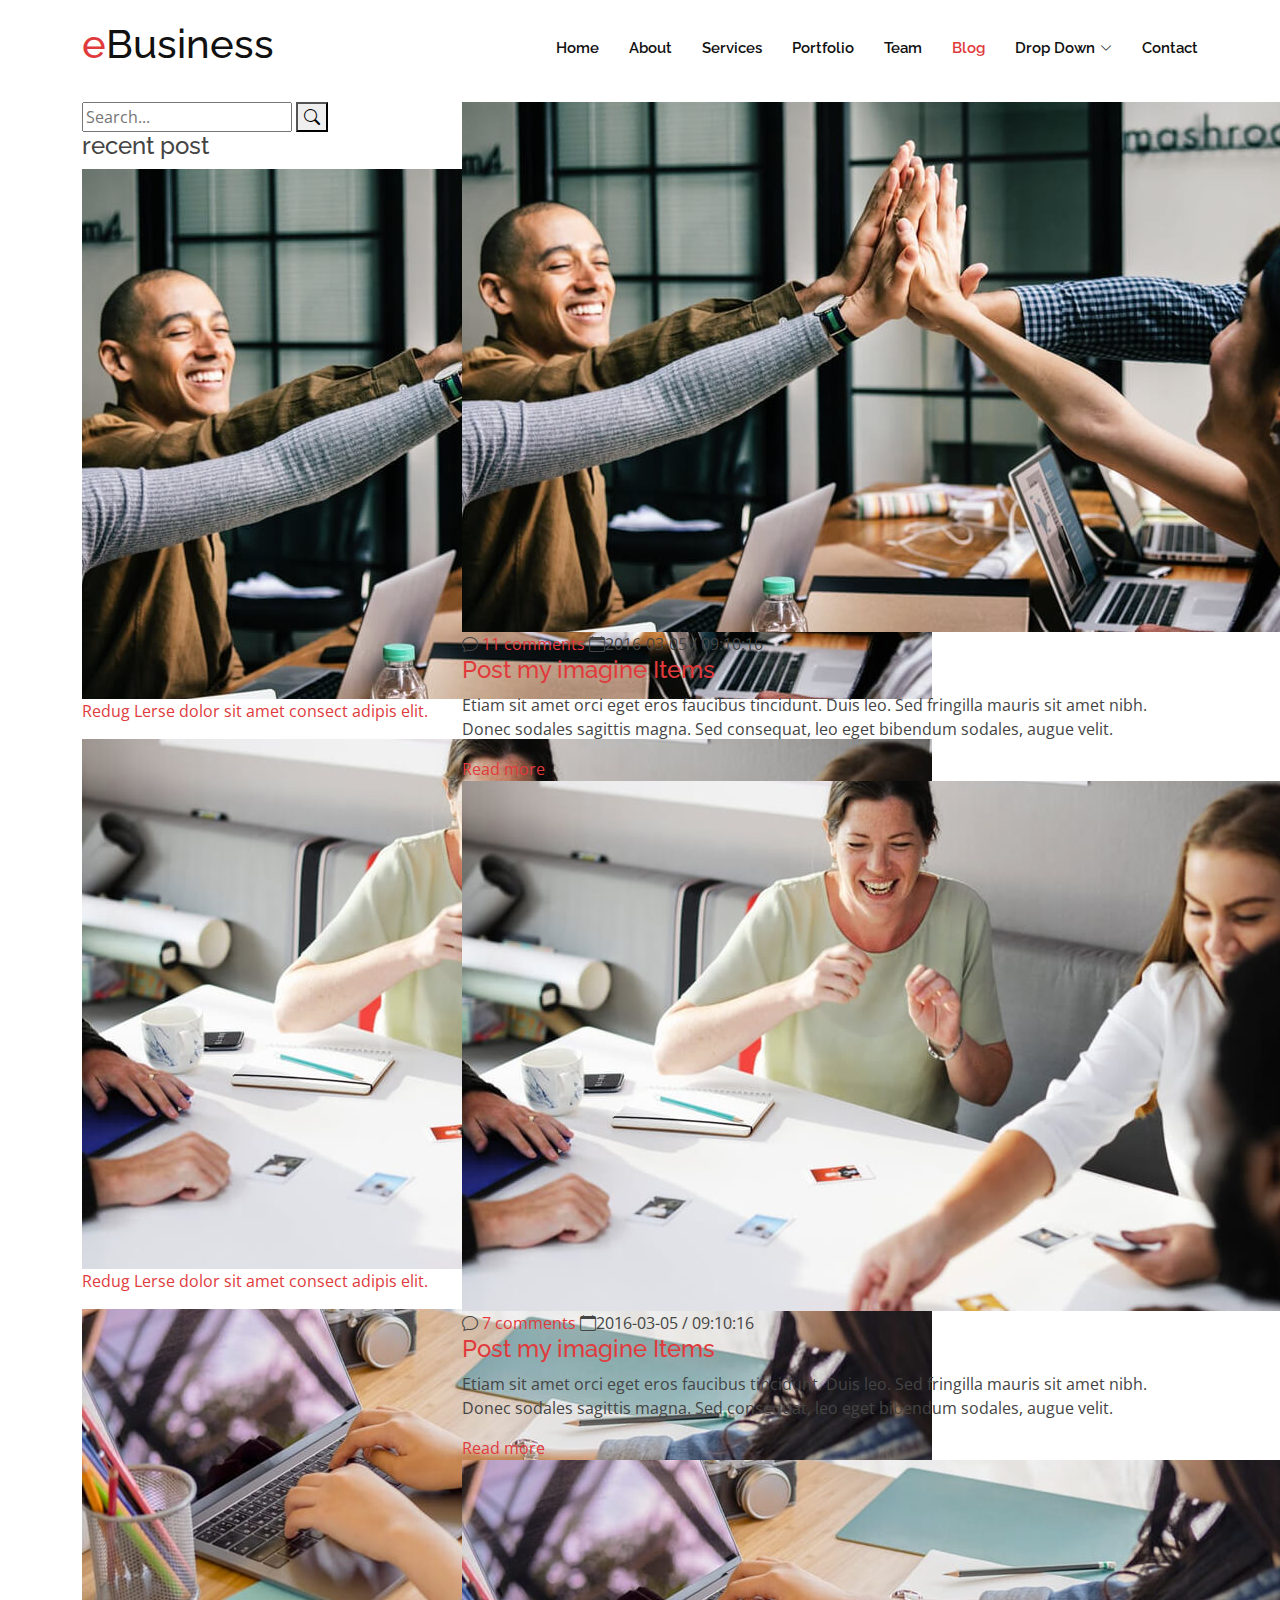
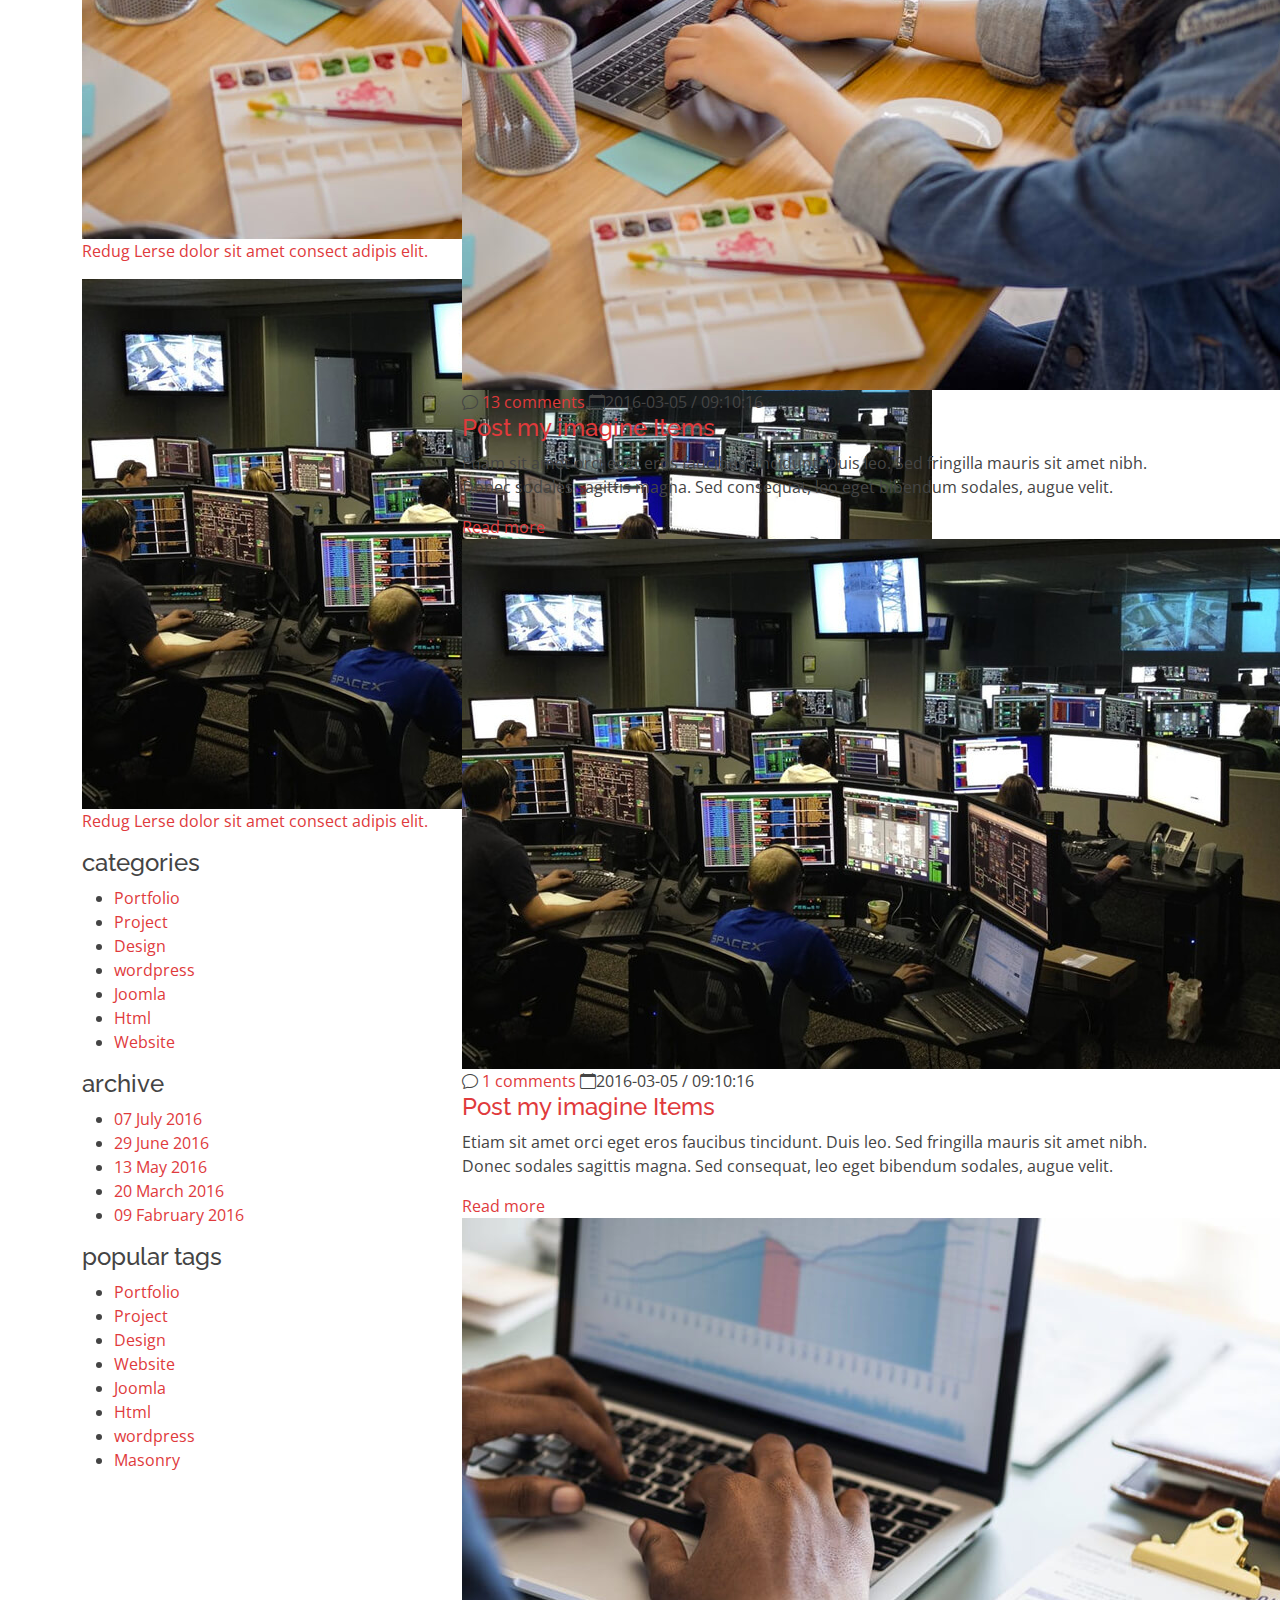
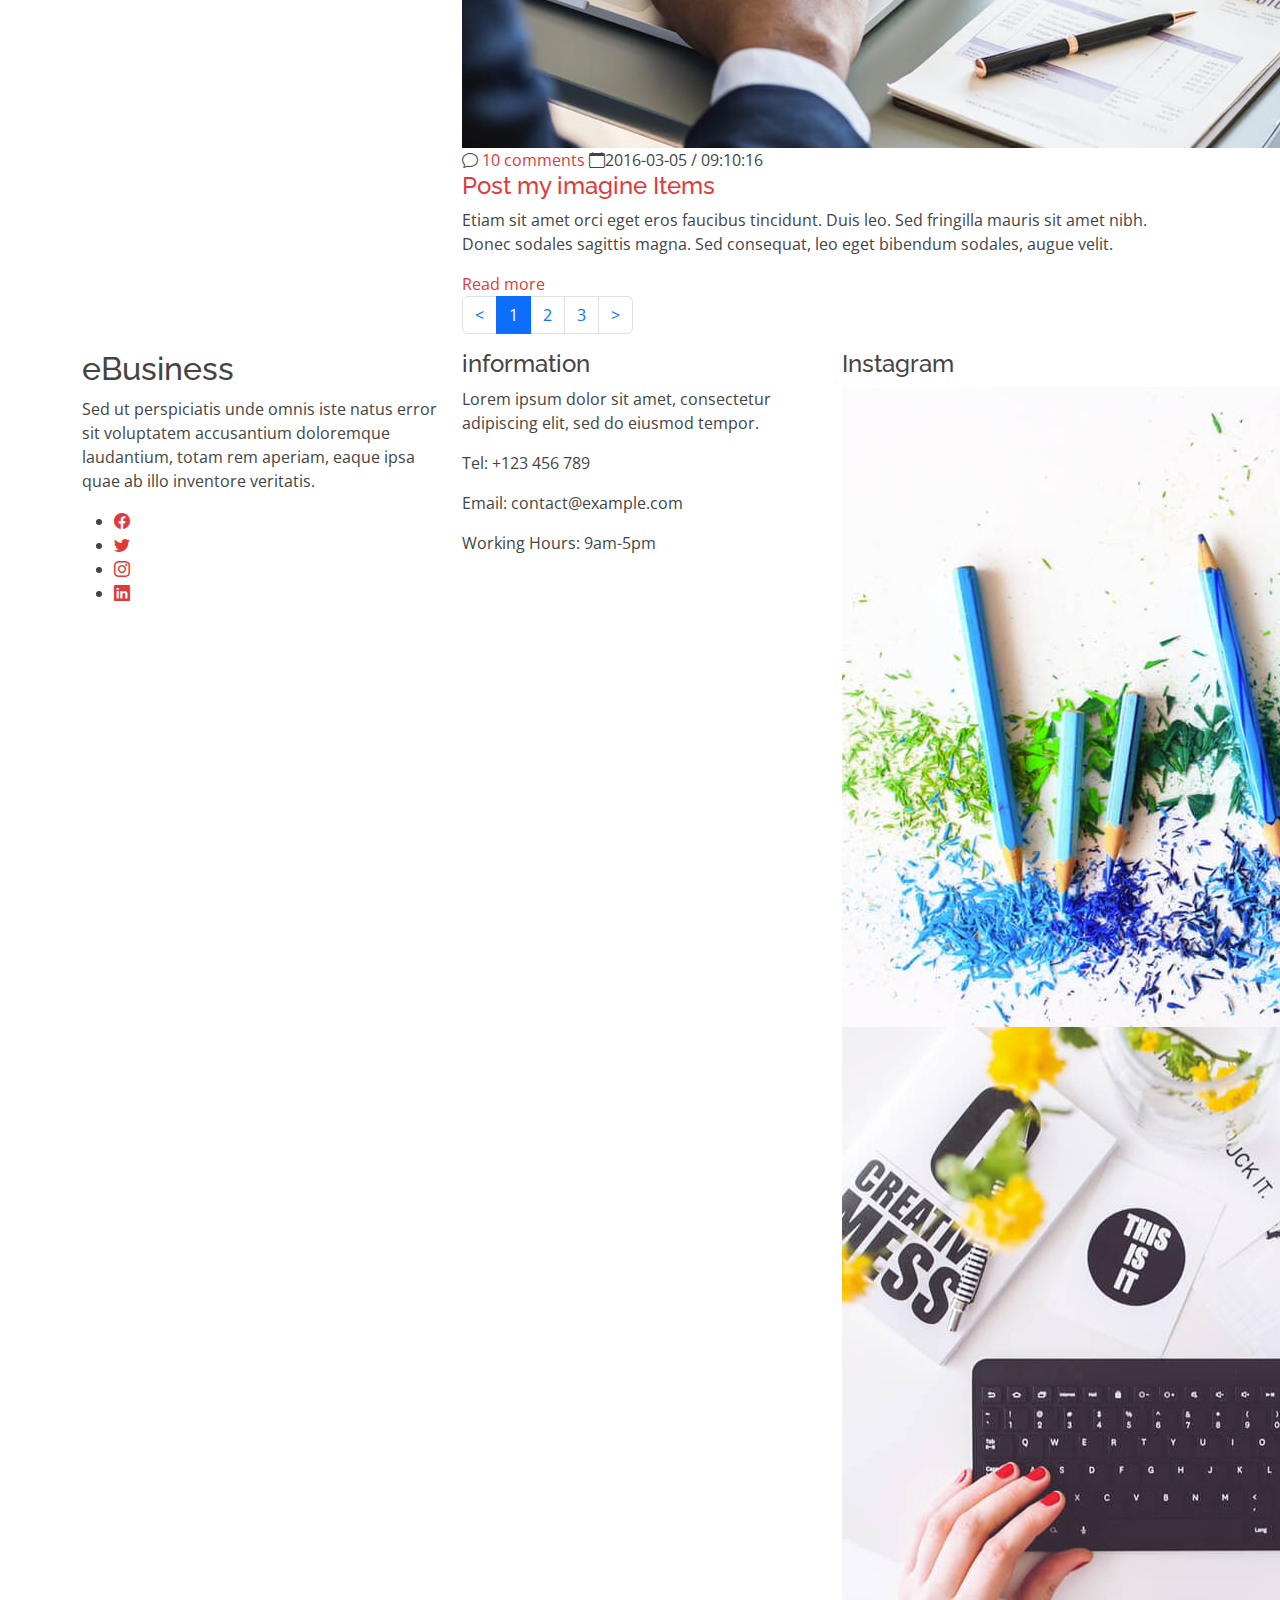
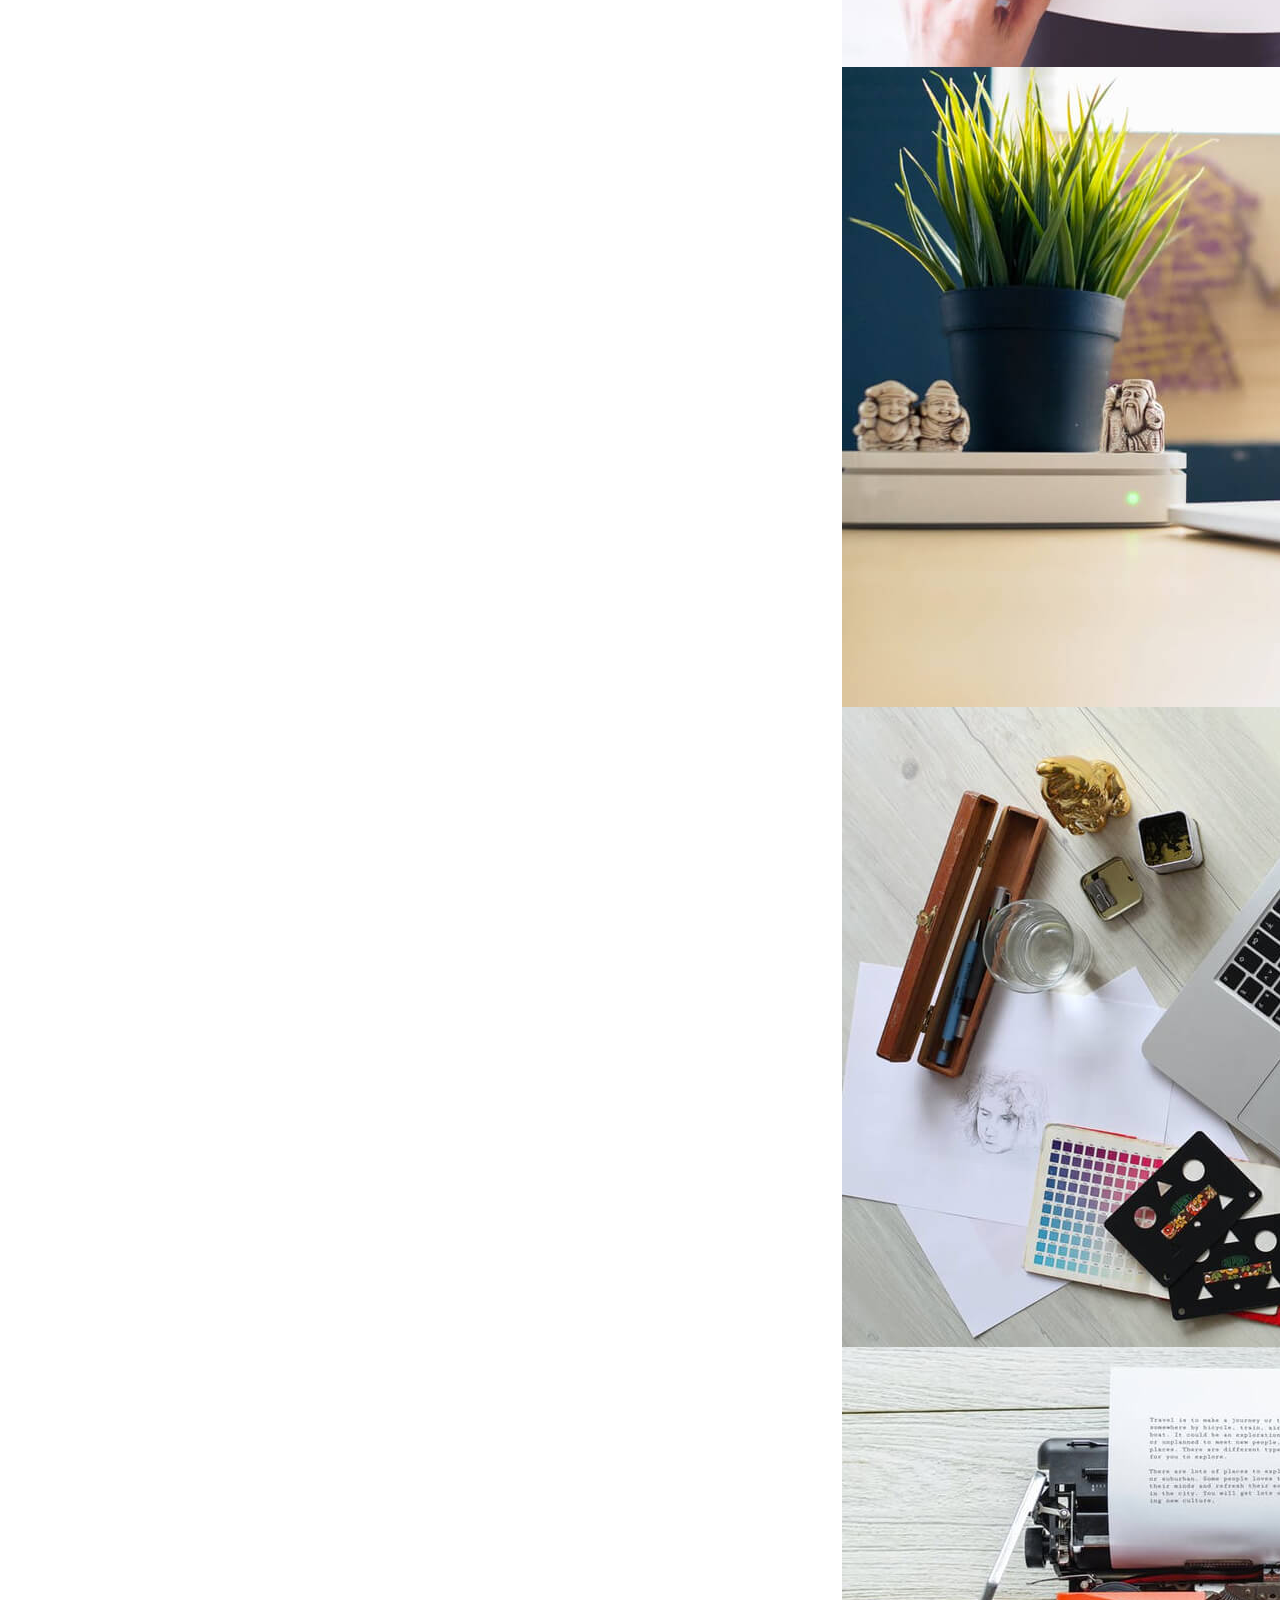
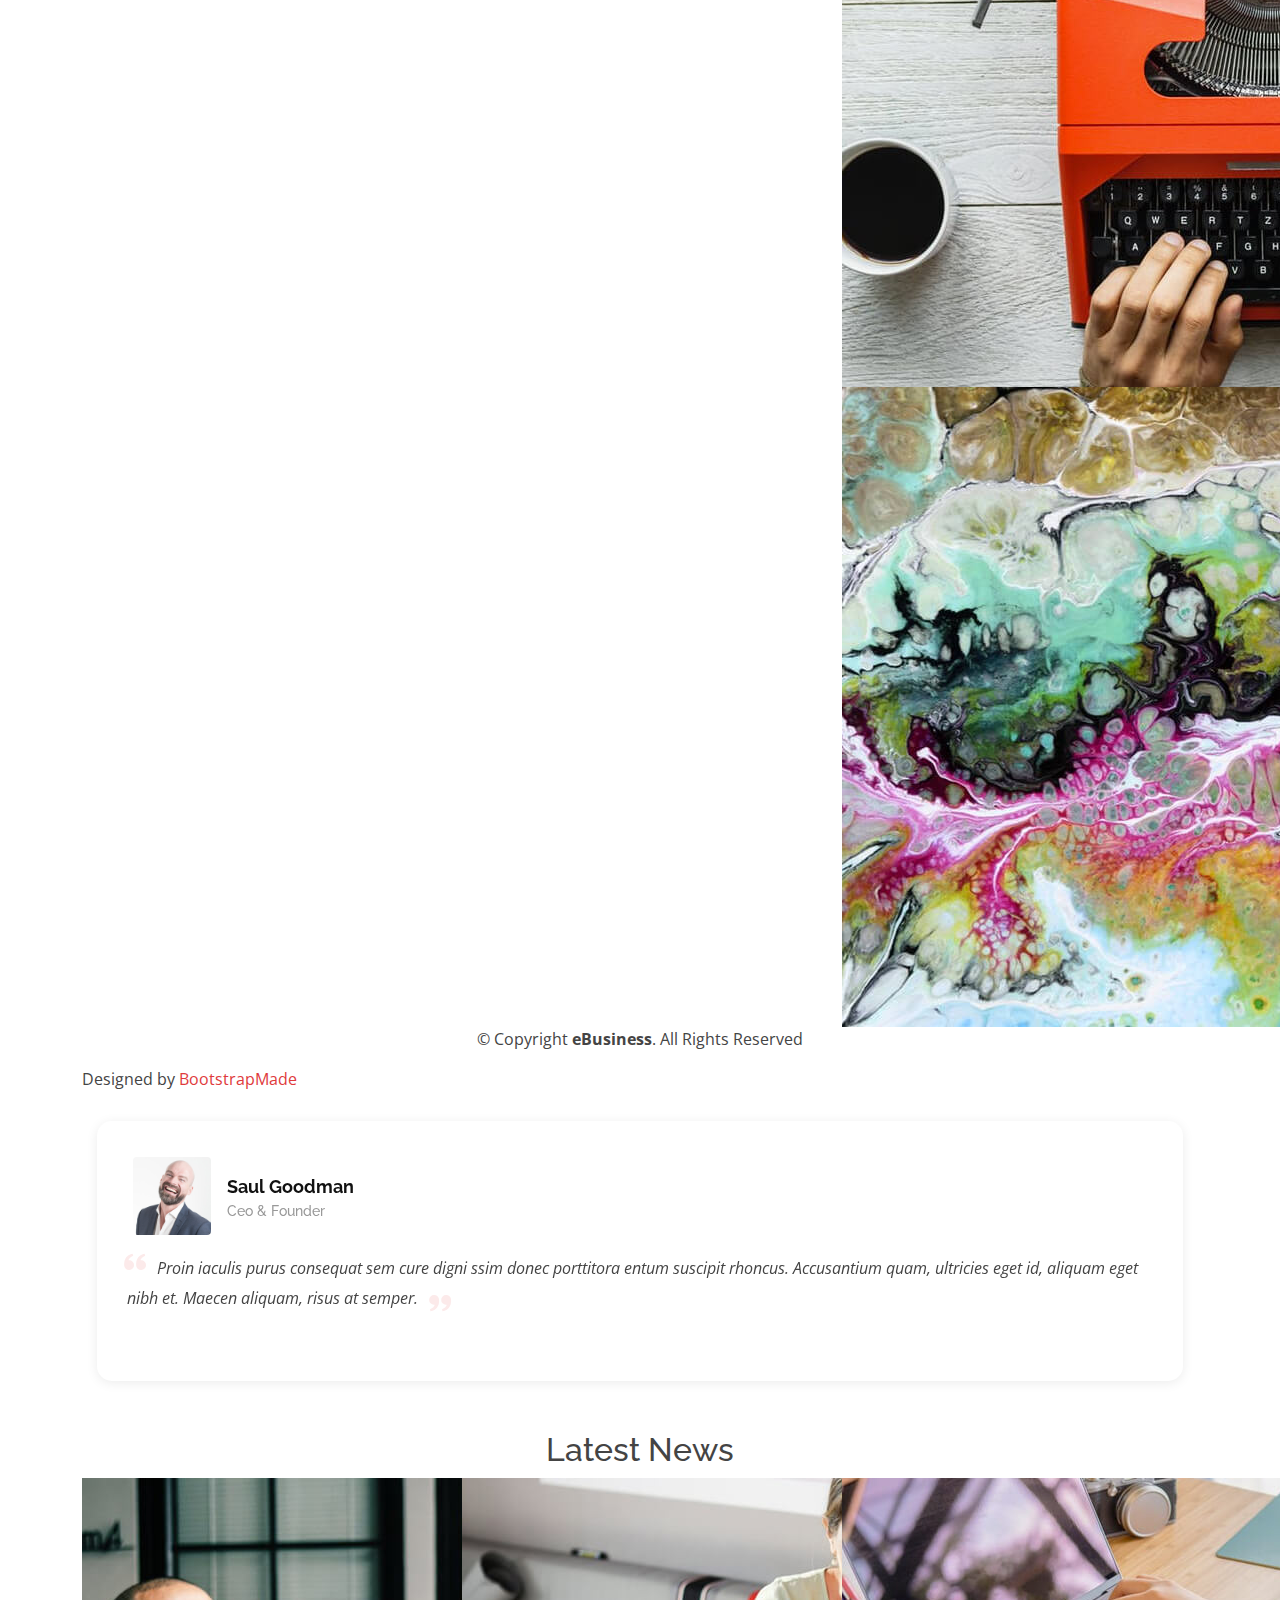
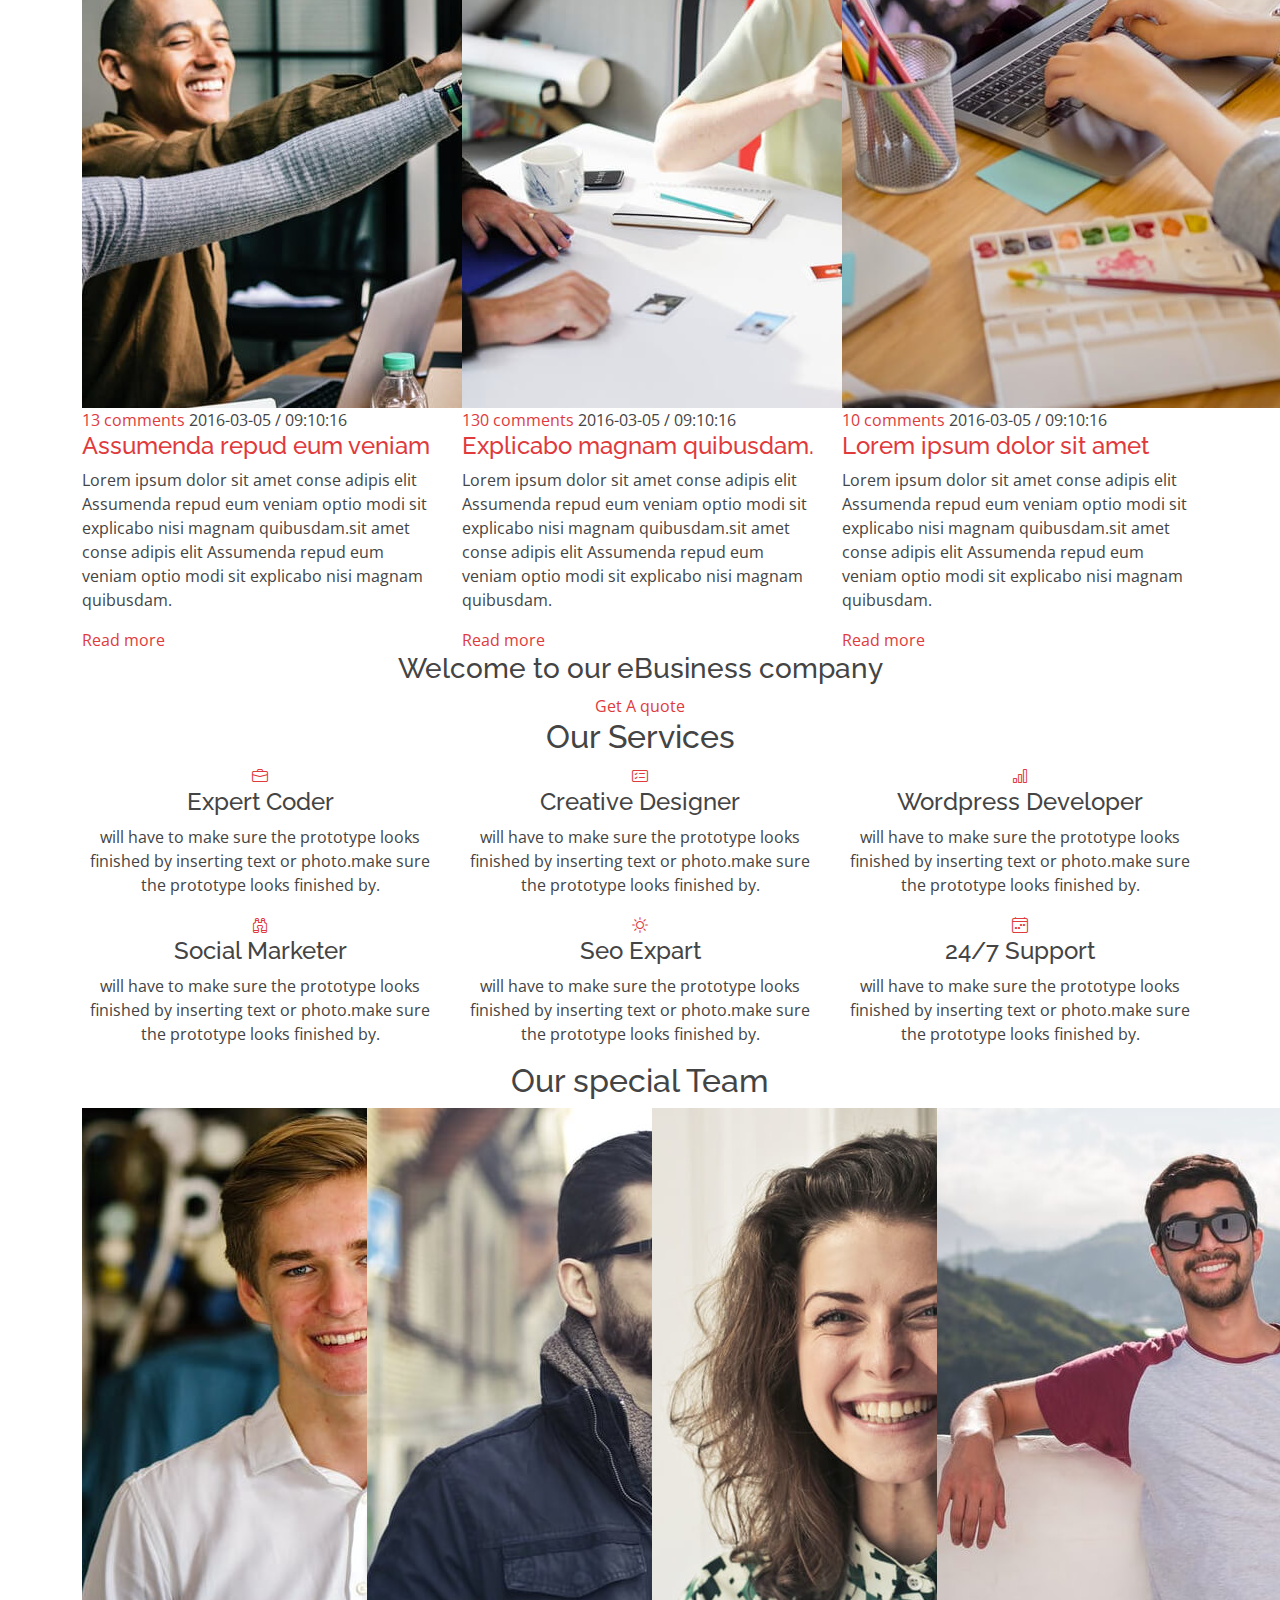
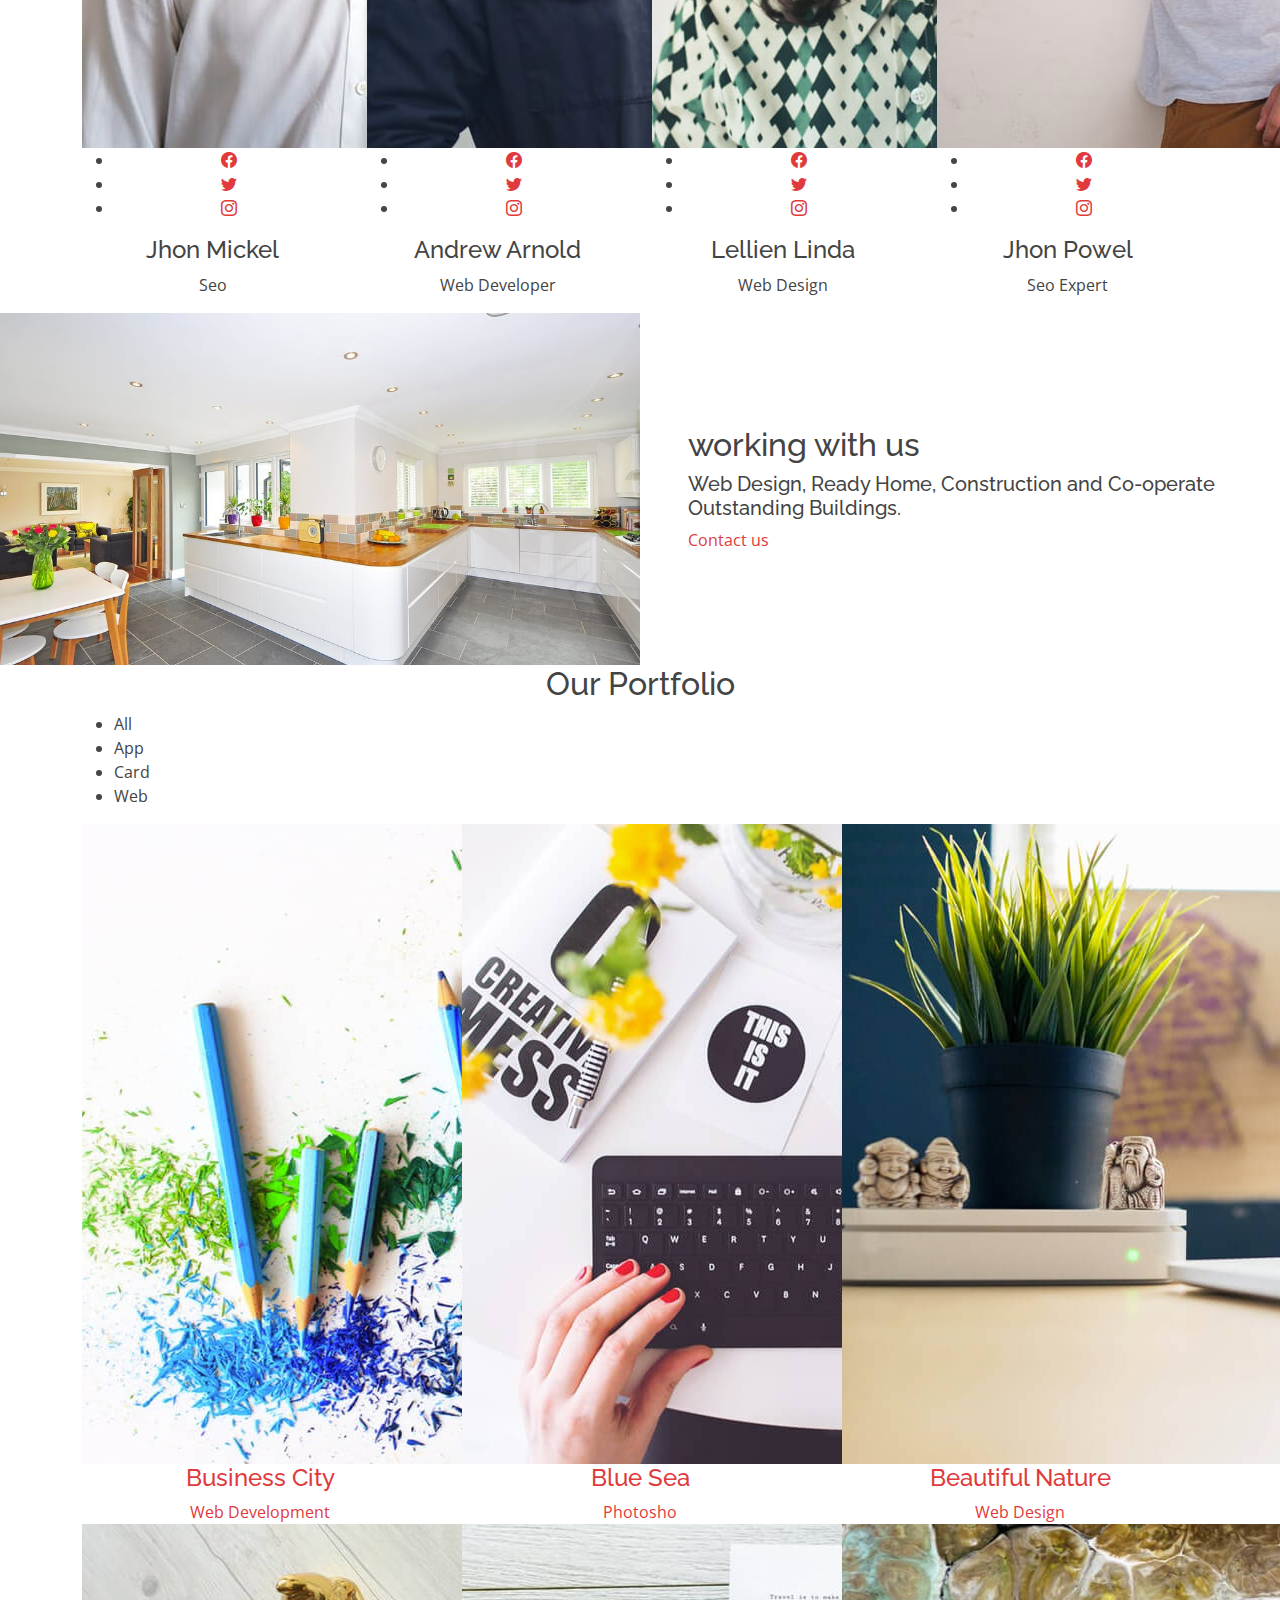
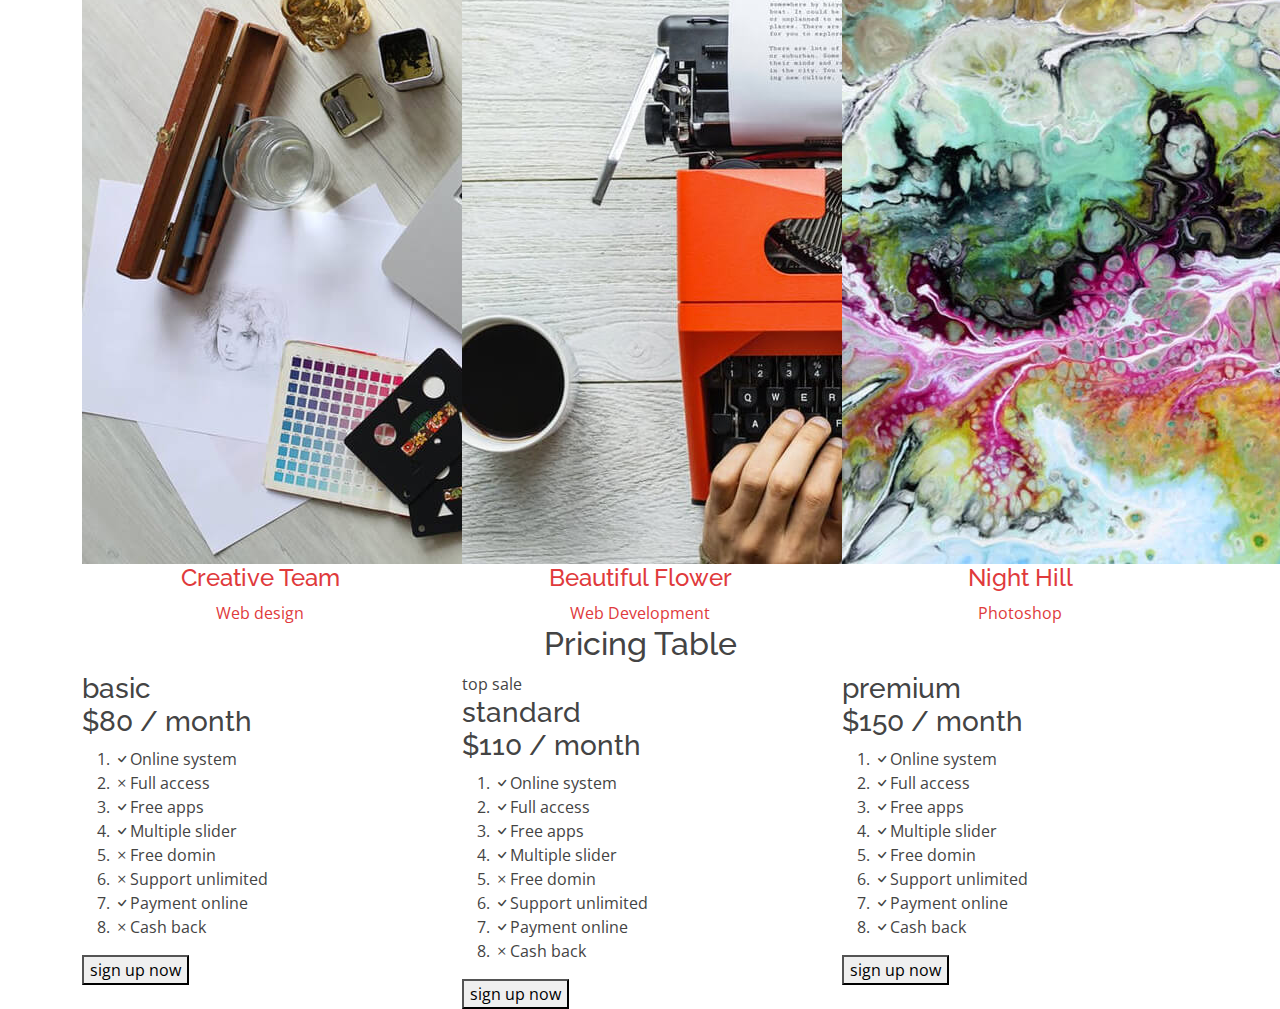
<file: blog1.html>
<!DOCTYPE html>
<html lang="en">

<head>
  <meta charset="utf-8">
  <meta content="width=device-width, initial-scale=1.0" name="viewport">

  <title>eBusiness Bootstrap Template - Index</title>
  <meta content="" name="description">
  <meta content="" name="keywords">

  <!-- Favicons -->
  <link href="assets/img/favicon.png" rel="icon">
  <link href="assets/img/apple-touch-icon.png" rel="apple-touch-icon">

  <!-- Google Fonts -->
  <link href="https://fonts.googleapis.com/css?family=Open+Sans:300,400,400i,600,700|Raleway:300,400,400i,500,500i,700,800,900" rel="stylesheet">

  <!-- Vendor CSS Files -->
  <link href="assets/vendor/animate.css/animate.min.css" rel="stylesheet">
  <link href="assets/vendor/bootstrap/css/bootstrap.min.css" rel="stylesheet">
  <link href="assets/vendor/bootstrap-icons/bootstrap-icons.css" rel="stylesheet">
  <link href="assets/vendor/boxicons/css/boxicons.min.css" rel="stylesheet">
  <link href="assets/vendor/glightbox/css/glightbox.min.css" rel="stylesheet">
  <link href="assets/vendor/swiper/swiper-bundle.min.css" rel="stylesheet">

  <!-- Template Main CSS File -->
  <link href="assets/css/style.css" rel="stylesheet">

  <!-- =======================================================
  * Template Name: eBusiness
  * Updated: Sep 18 2023 with Bootstrap v5.3.2
  * Template URL: https://bootstrapmade.com/ebusiness-bootstrap-corporate-template/
  * Author: BootstrapMade.com
  * License: https://bootstrapmade.com/license/
  ======================================================== -->
</head>

<body>

  <!-- ======= Header ======= -->
  <header id="header" class="fixed-top d-flex align-items-center">
    <div class="container d-flex justify-content-between">

      <div class="logo">
        <h1><a href="index.html"><span>e</span>Business</a></h1>
        <!-- Uncomment below if you prefer to use an image logo -->
        <!-- <a href="index.html"><img src="assets/img/logo.png" alt="" class="img-fluid"></a>-->
      </div>

      <nav id="navbar" class="navbar">
        <ul>
          <li><a class="nav-link scrollto " href="#hero">Home</a></li>
          <li><a class="nav-link scrollto" href="#about">About</a></li>
          <li><a class="nav-link scrollto" href="#services">Services</a></li>
          <li><a class="nav-link scrollto" href="#portfolio">Portfolio</a></li>
          <li><a class="nav-link scrollto" href="#team">Team</a></li>
          <li><a class="active" href="blog.html">Blog</a></li>
          <li class="dropdown"><a href="#"><span>Drop Down</span> <i class="bi bi-chevron-down"></i></a>
            <ul>
              <li><a href="#">Drop Down 1</a></li>
              <li class="dropdown"><a href="#"><span>Deep Drop Down</span> <i class="bi bi-chevron-right"></i></a>
                <ul>
                  <li><a href="#">Deep Drop Down 1</a></li>
                  <li><a href="#">Deep Drop Down 2</a></li>
                  <li><a href="#">Deep Drop Down 3</a></li>
                  <li><a href="#">Deep Drop Down 4</a></li>
                  <li><a href="#">Deep Drop Down 5</a></li>
                </ul>
              </li>
              <li><a href="#">Drop Down 2</a></li>
              <li><a href="#">Drop Down 3</a></li>
              <li><a href="#">Drop Down 4</a></li>
            </ul>
          </li>
          <li><a class="nav-link scrollto" href="#contact">Contact</a></li>
        </ul>
        <i class="bi bi-list mobile-nav-toggle"></i>
      </nav><!-- .navbar -->

    </div>
  </header><!-- End Header -->

  <main id="main">

    <!-- ======= Blog Header ======= -->
    <div class="header-bg page-area">
      <div class="container position-relative">
        <div class="row">
          <div class="col-md-12 col-sm-12 col-xs-12">
            <div class="slider-content text-center">
              <div class="header-bottom">
                <div class="layer2">
                  <h1 class="title2">My Blog</h1>
                </div>
                <div class="layer3">
                  <h2 class="title3">Profesional Blog Page</h2>
                </div>
              </div>
            </div>
          </div>
        </div>
      </div>
    </div><!-- End Blog Header -->

    <!-- ======= Blog Page ======= -->
    <div class="blog-page area-padding">
      <div class="container">
        <div class="row">
          <div class="col-lg-4 col-md-4">
            <div class="page-head-blog">
              <div class="single-blog-page">
                <!-- search option start -->
                <form action="#">
                  <div class="search-option">
                    <input type="text" placeholder="Search...">
                    <button class="button" type="submit">
                      <i class="bi bi-search"></i>
                    </button>
                  </div>
                </form>
                <!-- search option end -->
              </div>
              <div class="single-blog-page">
                <!-- recent start -->
                <div class="left-blog">
                  <h4>recent post</h4>
                  <div class="recent-post">
                    <!-- start single post -->
                    <div class="recent-single-post">
                      <div class="post-img">
                        <a href="#">
                          <img src="assets/img/blog/1.jpg" alt="">
                        </a>
                      </div>
                      <div class="pst-content">
                        <p><a href="#"> Redug Lerse dolor sit amet consect adipis elit.</a></p>
                      </div>
                    </div>
                    <!-- End single post -->
                    <!-- start single post -->
                    <div class="recent-single-post">
                      <div class="post-img">
                        <a href="#">
                          <img src="assets/img/blog/2.jpg" alt="">
                        </a>
                      </div>
                      <div class="pst-content">
                        <p><a href="#"> Redug Lerse dolor sit amet consect adipis elit.</a></p>
                      </div>
                    </div>
                    <!-- End single post -->
                    <!-- start single post -->
                    <div class="recent-single-post">
                      <div class="post-img">
                        <a href="#">
                          <img src="assets/img/blog/3.jpg" alt="">
                        </a>
                      </div>
                      <div class="pst-content">
                        <p><a href="#"> Redug Lerse dolor sit amet consect adipis elit.</a></p>
                      </div>
                    </div>
                    <!-- End single post -->
                    <!-- start single post -->
                    <div class="recent-single-post">
                      <div class="post-img">
                        <a href="#">
                          <img src="assets/img/blog/4.jpg" alt="">
                        </a>
                      </div>
                      <div class="pst-content">
                        <p><a href="#"> Redug Lerse dolor sit amet consect adipis elit.</a></p>
                      </div>
                    </div>
                    <!-- End single post -->
                  </div>
                </div>
                <!-- recent end -->
              </div>
              <div class="single-blog-page">
                <div class="left-blog">
                  <h4>categories</h4>
                  <ul>
                    <li>
                      <a href="#">Portfolio</a>
                    </li>
                    <li>
                      <a href="#">Project</a>
                    </li>
                    <li>
                      <a href="#">Design</a>
                    </li>
                    <li>
                      <a href="#">wordpress</a>
                    </li>
                    <li>
                      <a href="#">Joomla</a>
                    </li>
                    <li>
                      <a href="#">Html</a>
                    </li>
                    <li>
                      <a href="#">Website</a>
                    </li>
                  </ul>
                </div>
              </div>
              <div class="single-blog-page">
                <div class="left-blog">
                  <h4>archive</h4>
                  <ul>
                    <li>
                      <a href="#">07 July 2016</a>
                    </li>
                    <li>
                      <a href="#">29 June 2016</a>
                    </li>
                    <li>
                      <a href="#">13 May 2016</a>
                    </li>
                    <li>
                      <a href="#">20 March 2016</a>
                    </li>
                    <li>
                      <a href="#">09 Fabruary 2016</a>
                    </li>
                  </ul>
                </div>
              </div>
              <div class="single-blog-page">
                <div class="left-tags blog-tags">
                  <div class="popular-tag left-side-tags left-blog">
                    <h4>popular tags</h4>
                    <ul>
                      <li>
                        <a href="#">Portfolio</a>
                      </li>
                      <li>
                        <a href="#">Project</a>
                      </li>
                      <li>
                        <a href="#">Design</a>
                      </li>
                      <li>
                        <a href="#">Website</a>
                      </li>
                      <li>
                        <a href="#">Joomla</a>
                      </li>
                      <li>
                        <a href="#">Html</a>
                      </li>
                      <li>
                        <a href="#">wordpress</a>
                      </li>
                      <li>
                        <a href="#">Masonry</a>
                      </li>
                    </ul>
                  </div>
                </div>
              </div>
            </div>
          </div>
          <!-- End left sidebar -->
          <!-- Start single blog -->
          <div class="col-md-8 col-sm-8 col-xs-12">
            <div class="row">
              <div class="col-md-12 col-sm-12 col-xs-12">
                <div class="single-blog">
                  <div class="single-blog-img">
                    <a href="blog-details.html">
                      <img src="assets/img/blog/1.jpg" alt="">
                    </a>
                  </div>
                  <div class="blog-meta">
                    <span class="comments-type">
                      <i class="bi bi-chat"></i>
                      <a href="#">11 comments</a>
                    </span>
                    <span class="date-type">
                      <i class="bi bi-calendar"></i>2016-03-05 / 09:10:16
                    </span>
                  </div>
                  <div class="blog-text">
                    <h4>
                      <a href="#">Post my imagine Items</a>
                    </h4>
                    <p>
                      Etiam sit amet orci eget eros faucibus tincidunt. Duis leo. Sed fringilla mauris sit amet nibh. Donec sodales sagittis magna. Sed consequat, leo eget bibendum sodales, augue velit.
                    </p>
                  </div>
                  <span>
                    <a href="blog-details.html" class="ready-btn">Read more</a>
                  </span>
                </div>
              </div>
              <!-- End single blog -->
              <div class="col-md-12 col-sm-12 col-xs-12">
                <div class="single-blog">
                  <div class="single-blog-img">
                    <a href="blog-details.html">
                      <img src="assets/img/blog/2.jpg" alt="">
                    </a>
                  </div>
                  <div class="blog-meta">
                    <span class="comments-type">
                      <i class="bi bi-chat"></i>
                      <a href="#">7 comments</a>
                    </span>
                    <span class="date-type">
                      <i class="bi bi-calendar"></i>2016-03-05 / 09:10:16
                    </span>
                  </div>
                  <div class="blog-text">
                    <h4>
                      <a href="#">Post my imagine Items</a>
                    </h4>
                    <p>
                      Etiam sit amet orci eget eros faucibus tincidunt. Duis leo. Sed fringilla mauris sit amet nibh. Donec sodales sagittis magna. Sed consequat, leo eget bibendum sodales, augue velit.
                    </p>
                  </div>
                  <span>
                    <a href="blog-details.html" class="ready-btn">Read more</a>
                  </span>
                </div>
              </div>
              <!-- Start single blog -->
              <div class="col-md-12 col-sm-12 col-xs-12">
                <div class="single-blog">
                  <div class="single-blog-img">
                    <a href="blog-details.html">
                      <img src="assets/img/blog/3.jpg" alt="">
                    </a>
                  </div>
                  <div class="blog-meta">
                    <span class="comments-type">
                      <i class="bi bi-chat"></i>
                      <a href="#">13 comments</a>
                    </span>
                    <span class="date-type">
                      <i class="bi bi-calendar"></i>2016-03-05 / 09:10:16
                    </span>
                  </div>
                  <div class="blog-text">
                    <h4>
                      <a href="#">Post my imagine Items</a>
                    </h4>
                    <p>
                      Etiam sit amet orci eget eros faucibus tincidunt. Duis leo. Sed fringilla mauris sit amet nibh. Donec sodales sagittis magna. Sed consequat, leo eget bibendum sodales, augue velit.
                    </p>
                  </div>
                  <span>
                    <a href="blog-details.html" class="ready-btn">Read more</a>
                  </span>
                </div>
              </div>
              <!-- End single blog -->
              <div class="col-md-12 col-sm-12 col-xs-12">
                <div class="single-blog">
                  <div class="single-blog-img">
                    <a href="blog-details.html">
                      <img src="assets/img/blog/4.jpg" alt="">
                    </a>
                  </div>
                  <div class="blog-meta">
                    <span class="comments-type">
                      <i class="bi bi-chat"></i>
                      <a href="#">1 comments</a>
                    </span>
                    <span class="date-type">
                      <i class="bi bi-calendar"></i>2016-03-05 / 09:10:16
                    </span>
                  </div>
                  <div class="blog-text">
                    <h4>
                      <a href="#">Post my imagine Items</a>
                    </h4>
                    <p>
                      Etiam sit amet orci eget eros faucibus tincidunt. Duis leo. Sed fringilla mauris sit amet nibh. Donec sodales sagittis magna. Sed consequat, leo eget bibendum sodales, augue velit.
                    </p>
                  </div>
                  <span>
                    <a href="blog-details.html" class="ready-btn">Read more</a>
                  </span>
                </div>
              </div>
              <!-- Start single blog -->
              <div class="col-md-12 col-sm-12 col-xs-12">
                <div class="single-blog">
                  <div class="single-blog-img">
                    <a href="blog-details.html">
                      <img src="assets/img/blog/5.jpg" alt="">
                    </a>
                  </div>
                  <div class="blog-meta">
                    <span class="comments-type">
                      <i class="bi bi-chat"></i>
                      <a href="#">10 comments</a>
                    </span>
                    <span class="date-type">
                      <i class="bi bi-calendar"></i>2016-03-05 / 09:10:16
                    </span>
                  </div>
                  <div class="blog-text">
                    <h4>
                      <a href="#">Post my imagine Items</a>
                    </h4>
                    <p>
                      Etiam sit amet orci eget eros faucibus tincidunt. Duis leo. Sed fringilla mauris sit amet nibh. Donec sodales sagittis magna. Sed consequat, leo eget bibendum sodales, augue velit.
                    </p>
                  </div>
                  <span>
                    <a href="blog-details.html" class="ready-btn">Read more</a>
                  </span>
                </div>
              </div>
              <!-- End single blog -->
              <div class="blog-pagination">
                <ul class="pagination">
                  <li class="page-item"><a href="#" class="page-link">&lt;</a></li>
                  <li class="page-item active"><a href="#" class="page-link">1</a></li>
                  <li class="page-item"><a href="#" class="page-link">2</a></li>
                  <li class="page-item"><a href="#" class="page-link">3</a></li>
                  <li class="page-item"><a href="#" class="page-link">&gt;</a></li>
                </ul>
              </div>
            </div>
          </div>
        </div>
      </div>
    </div><!-- End Blog Page -->

  </main><!-- End #main -->

  <!-- ======= Footer ======= -->
  <footer>
    <div class="footer-area">
      <div class="container">
        <div class="row">
          <div class="col-md-4">
            <div class="footer-content">
              <div class="footer-head">
                <div class="footer-logo">
                  <h2><span>e</span>Business</h2>
                </div>

                <p>Sed ut perspiciatis unde omnis iste natus error sit voluptatem accusantium doloremque laudantium, totam rem aperiam, eaque ipsa quae ab illo inventore veritatis.</p>
                <div class="footer-icons">
                  <ul>
                    <li>
                      <a href="#"><i class="bi bi-facebook"></i></a>
                    </li>
                    <li>
                      <a href="#"><i class="bi bi-twitter"></i></a>
                    </li>
                    <li>
                      <a href="#"><i class="bi bi-instagram"></i></a>
                    </li>
                    <li>
                      <a href="#"><i class="bi bi-linkedin"></i></a>
                    </li>
                  </ul>
                </div>
              </div>
            </div>
          </div>
          <!-- end single footer -->
          <div class="col-md-4">
            <div class="footer-content">
              <div class="footer-head">
                <h4>information</h4>
                <p>
                  Lorem ipsum dolor sit amet, consectetur adipiscing elit, sed do eiusmod tempor.
                </p>
                <div class="footer-contacts">
                  <p><span>Tel:</span> +123 456 789</p>
                  <p><span>Email:</span> contact@example.com</p>
                  <p><span>Working Hours:</span> 9am-5pm</p>
                </div>
              </div>
            </div>
          </div>
          <!-- end single footer -->
          <div class="col-md-4">
            <div class="footer-content">
              <div class="footer-head">
                <h4>Instagram</h4>
                <div class="flicker-img">
                  <a href="#"><img src="assets/img/portfolio/1.jpg" alt=""></a>
                  <a href="#"><img src="assets/img/portfolio/2.jpg" alt=""></a>
                  <a href="#"><img src="assets/img/portfolio/3.jpg" alt=""></a>
                  <a href="#"><img src="assets/img/portfolio/4.jpg" alt=""></a>
                  <a href="#"><img src="assets/img/portfolio/5.jpg" alt=""></a>
                  <a href="#"><img src="assets/img/portfolio/6.jpg" alt=""></a>
                </div>
              </div>
            </div>
          </div>
        </div>
      </div>
    </div>
    <div class="footer-area-bottom">
      <div class="container">
        <div class="row">
          <div class="col-md-12 col-sm-12 col-xs-12">
            <div class="copyright text-center">
              <p>
                &copy; Copyright <strong>eBusiness</strong>. All Rights Reserved
              </p>
            </div>
            <div class="credits">
              <!--
              All the links in the footer should remain intact.
              You can delete the links only if you purchased the pro version.
              Licensing information: https://bootstrapmade.com/license/
              Purchase the pro version with working PHP/AJAX contact form: https://bootstrapmade.com/buy/?theme=eBusiness
            -->
              Designed by <a href="https://bootstrapmade.com/">BootstrapMade</a>
            </div>
          </div>
        </div>
      </div>
    </div>
  </footer><!-- End  Footer -->

  <div id="preloader"></div>
  <a href="#" class="back-to-top d-flex align-items-center justify-content-center"><i class="bi bi-arrow-up-short"></i></a>

  <!-- Vendor JS Files -->
  <script src="assets/vendor/bootstrap/js/bootstrap.bundle.min.js"></script>
  <script src="assets/vendor/glightbox/js/glightbox.min.js"></script>
  <script src="assets/vendor/isotope-layout/isotope.pkgd.min.js"></script>
  <script src="assets/vendor/swiper/swiper-bundle.min.js"></script>
  <script src="assets/vendor/php-email-form/validate.js"></script>

  <!-- Template Main JS File -->
  <script src="assets/js/main.js"></script>

</body>

</html>



<div id="testimonials" class="testimonials">
    <div class="container">

      <div class="testimonials-slider swiper">
        <div class="swiper-wrapper">

          <div class="swiper-slide">
            <div class="testimonial-item">
              <img src="assets/img/testimonials/testimonials-1.jpg" class="testimonial-img" alt="">
              <h3>Saul Goodman</h3>
              <h4>Ceo &amp; Founder</h4>
              <p>
                <i class="bx bxs-quote-alt-left quote-icon-left"></i>
                Proin iaculis purus consequat sem cure digni ssim donec porttitora entum suscipit rhoncus. Accusantium quam, ultricies eget id, aliquam eget nibh et. Maecen aliquam, risus at semper.
                <i class="bx bxs-quote-alt-right quote-icon-right"></i>
              </p>
            </div>
          </div><!-- End testimonial item -->

          <div class="swiper-slide">
            <div class="testimonial-item">
              <img src="assets/img/testimonials/testimonials-2.jpg" class="testimonial-img" alt="">
              <h3>Sara Wilsson</h3>
              <h4>Designer</h4>
              <p>
                <i class="bx bxs-quote-alt-left quote-icon-left"></i>
                Export tempor illum tamen malis malis eram quae irure esse labore quem cillum quid cillum eram malis quorum velit fore eram velit sunt aliqua noster fugiat irure amet legam anim culpa.
                <i class="bx bxs-quote-alt-right quote-icon-right"></i>
              </p>
            </div>
          </div><!-- End testimonial item -->

          <div class="swiper-slide">
            <div class="testimonial-item">
              <img src="assets/img/testimonials/testimonials-3.jpg" class="testimonial-img" alt="">
              <h3>Jena Karlis</h3>
              <h4>Store Owner</h4>
              <p>
                <i class="bx bxs-quote-alt-left quote-icon-left"></i>
                Enim nisi quem export duis labore cillum quae magna enim sint quorum nulla quem veniam duis minim tempor labore quem eram duis noster aute amet eram fore quis sint minim.
                <i class="bx bxs-quote-alt-right quote-icon-right"></i>
              </p>
            </div>
          </div><!-- End testimonial item -->

          <div class="swiper-slide">
            <div class="testimonial-item">
              <img src="assets/img/testimonials/testimonials-4.jpg" class="testimonial-img" alt="">
              <h3>Matt Brandon</h3>
              <h4>Freelancer</h4>
              <p>
                <i class="bx bxs-quote-alt-left quote-icon-left"></i>
                Fugiat enim eram quae cillum dolore dolor amet nulla culpa multos export minim fugiat minim velit minim dolor enim duis veniam ipsum anim magna sunt elit fore quem dolore labore illum veniam.
                <i class="bx bxs-quote-alt-right quote-icon-right"></i>
              </p>
            </div>
          </div><!-- End testimonial item -->

          <div class="swiper-slide">
            <div class="testimonial-item">
              <img src="assets/img/testimonials/testimonials-5.jpg" class="testimonial-img" alt="">
              <h3>John Larson</h3>
              <h4>Entrepreneur</h4>
              <p>
                <i class="bx bxs-quote-alt-left quote-icon-left"></i>
                Quis quorum aliqua sint quem legam fore sunt eram irure aliqua veniam tempor noster veniam enim culpa labore duis sunt culpa nulla illum cillum fugiat legam esse veniam culpa fore nisi cillum quid.
                <i class="bx bxs-quote-alt-right quote-icon-right"></i>
              </p>
            </div>
          </div><!-- End testimonial item -->

        </div>
        <div class="swiper-pagination"></div>
      </div>

    </div>
  </div><!-- End Testimonials Section -->

  <!-- ======= Blog Section ======= -->
  <div id="blog" class="blog-area">
    <div class="blog-inner area-padding">
      <div class="blog-overly"></div>
      <div class="container ">
        <div class="row">
          <div class="col-md-12 col-sm-12 col-xs-12">
            <div class="section-headline text-center">
              <h2>Latest News</h2>
            </div>
          </div>
        </div>
        <div class="row">
          <!-- Start Left Blog -->
          <div class="col-md-4 col-sm-4 col-xs-12">
            <div class="single-blog">
              <div class="single-blog-img">
                <a href="blog.html">
                  <img src="assets/img/blog/1.jpg" alt="">
                </a>
              </div>
              <div class="blog-meta">
                <span class="comments-type">
                  <i class="fa fa-comment-o"></i>
                  <a href="#">13 comments</a>
                </span>
                <span class="date-type">
                  <i class="fa fa-calendar"></i>2016-03-05 / 09:10:16
                </span>
              </div>
              <div class="blog-text">
                <h4>
                  <a href="blog.html">Assumenda repud eum veniam</a>
                </h4>
                <p>
                  Lorem ipsum dolor sit amet conse adipis elit Assumenda repud eum veniam optio modi sit explicabo nisi magnam quibusdam.sit amet conse adipis elit Assumenda repud eum veniam optio modi sit explicabo nisi magnam quibusdam.
                </p>
              </div>
              <span>
                <a href="blog.html" class="ready-btn">Read more</a>
              </span>
            </div>
            <!-- Start single blog -->
          </div>
          <!-- End Left Blog-->
          <!-- Start Left Blog -->
          <div class="col-md-4 col-sm-4 col-xs-12">
            <div class="single-blog">
              <div class="single-blog-img">
                <a href="blog.html">
                  <img src="assets/img/blog/2.jpg" alt="">
                </a>
              </div>
              <div class="blog-meta">
                <span class="comments-type">
                  <i class="fa fa-comment-o"></i>
                  <a href="#">130 comments</a>
                </span>
                <span class="date-type">
                  <i class="fa fa-calendar"></i>2016-03-05 / 09:10:16
                </span>
              </div>
              <div class="blog-text">
                <h4>
                  <a href="blog.html">Explicabo magnam quibusdam.</a>
                </h4>
                <p>
                  Lorem ipsum dolor sit amet conse adipis elit Assumenda repud eum veniam optio modi sit explicabo nisi magnam quibusdam.sit amet conse adipis elit Assumenda repud eum veniam optio modi sit explicabo nisi magnam quibusdam.
                </p>
              </div>
              <span>
                <a href="blog.html" class="ready-btn">Read more</a>
              </span>
            </div>
            <!-- Start single blog -->
          </div>
          <!-- End Left Blog-->
          <!-- Start Right Blog-->
          <div class="col-md-4 col-sm-4 col-xs-12">
            <div class="single-blog">
              <div class="single-blog-img">
                <a href="blog.html">
                  <img src="assets/img/blog/3.jpg" alt="">
                </a>
              </div>
              <div class="blog-meta">
                <span class="comments-type">
                  <i class="fa fa-comment-o"></i>
                  <a href="#">10 comments</a>
                </span>
                <span class="date-type">
                  <i class="fa fa-calendar"></i>2016-03-05 / 09:10:16
                </span>
              </div>
              <div class="blog-text">
                <h4>
                  <a href="blog.html">Lorem ipsum dolor sit amet</a>
                </h4>
                <p>
                  Lorem ipsum dolor sit amet conse adipis elit Assumenda repud eum veniam optio modi sit explicabo nisi magnam quibusdam.sit amet conse adipis elit Assumenda repud eum veniam optio modi sit explicabo nisi magnam quibusdam.
                </p>
              </div>
              <span>
                <a href="blog.html" class="ready-btn">Read more</a>
              </span>
            </div>
          </div>
          <!-- End Right Blog-->
        </div>
      </div>
    </div>
  </div><!-- End Blog Section -->

  <!-- ======= Suscribe Section ======= -->
  <div class="suscribe-area">
    <div class="container">
      <div class="row">
        <div class="col-lg-12 col-md-12 col-sm-12 col-xs=12">
          <div class="suscribe-text text-center">
            <h3>Welcome to our eBusiness company</h3>
            <a class="sus-btn" href="#">Get A quote</a>
          </div>
        </div>
      </div>
    </div>
  </div><!-- End Suscribe Section -->



    <!-- ======= Services Section ======= -->
    <div id="services" class="services-area area-padding">
        <div class="container">
          <div class="row">
            <div class="col-md-12 col-sm-12 col-xs-12">
              <div class="section-headline services-head text-center">
                <h2>Our Services</h2>
              </div>
            </div>
          </div>
          <div class="row text-center">
            <!-- Start Left services -->
            <div class="col-md-4 col-sm-4 col-xs-12">
              <div class="about-move">
                <div class="services-details">
                  <div class="single-services">
                    <a class="services-icon" href="#">
                      <i class="bi bi-briefcase"></i>
                    </a>
                    <h4>Expert Coder</h4>
                    <p>
                      will have to make sure the prototype looks finished by inserting text or photo.make sure the prototype looks finished by.
                    </p>
                  </div>
                </div>
                <!-- end about-details -->
              </div>
            </div>
            <div class="col-md-4 col-sm-4 col-xs-12">
              <div class="about-move">
                <div class="services-details">
                  <div class="single-services">
                    <a class="services-icon" href="#">
                      <i class="bi bi-card-checklist"></i>
                    </a>
                    <h4>Creative Designer</h4>
                    <p>
                      will have to make sure the prototype looks finished by inserting text or photo.make sure the prototype looks finished by.
                    </p>
                  </div>
                </div>
                <!-- end about-details -->
              </div>
            </div>
            <div class="col-md-4 col-sm-4 col-xs-12">
              <!-- end col-md-4 -->
              <div class=" about-move">
                <div class="services-details">
                  <div class="single-services">
                    <a class="services-icon" href="#">
                      <i class="bi bi-bar-chart"></i>
                    </a>
                    <h4>Wordpress Developer</h4>
                    <p>
                      will have to make sure the prototype looks finished by inserting text or photo.make sure the prototype looks finished by.
                    </p>
                  </div>
                </div>
                <!-- end about-details -->
              </div>
            </div>
            <div class="col-md-4 col-sm-4 col-xs-12">
              <!-- end col-md-4 -->
              <div class=" about-move">
                <div class="services-details">
                  <div class="single-services">
                    <a class="services-icon" href="#">
                      <i class="bi bi-binoculars"></i>
                    </a>
                    <h4>Social Marketer </h4>
                    <p>
                      will have to make sure the prototype looks finished by inserting text or photo.make sure the prototype looks finished by.
                    </p>
                  </div>
                </div>
                <!-- end about-details -->
              </div>
            </div>
            <!-- End Left services -->
            <div class="col-md-4 col-sm-4 col-xs-12">
              <!-- end col-md-4 -->
              <div class=" about-move">
                <div class="services-details">
                  <div class="single-services">
                    <a class="services-icon" href="#">
                      <i class="bi bi-brightness-high"></i>
                    </a>
                    <h4>Seo Expart</h4>
                    <p>
                      will have to make sure the prototype looks finished by inserting text or photo.make sure the prototype looks finished by.
                    </p>
                  </div>
                </div>
                <!-- end about-details -->
              </div>
            </div>
            <!-- End Left services -->
            <div class="col-md-4 col-sm-4 col-xs-12">
              <!-- end col-md-4 -->
              <div class=" about-move">
                <div class="services-details">
                  <div class="single-services">
                    <a class="services-icon" href="#">
                      <i class="bi bi-calendar4-week"></i>
                    </a>
                    <h4>24/7 Support</h4>
                    <p>
                      will have to make sure the prototype looks finished by inserting text or photo.make sure the prototype looks finished by.
                    </p>
                  </div>
                </div>
                <!-- end about-details -->
              </div>
            </div>
          </div>
        </div>
      </div><!-- End Services Section -->
  
      <!-- ======= Team Section ======= -->
      <div id="team" class="our-team-area area-padding">
        <div class="container">
          <div class="row">
            <div class="col-md-12 col-sm-12 col-xs-12">
              <div class="section-headline text-center">
                <h2>Our special Team</h2>
              </div>
            </div>
          </div>
          <div class="row">
            <div class="col-md-3 col-sm-3 col-xs-12">
              <div class="single-team-member">
                <div class="team-img">
                  <a href="#">
                    <img src="assets/img/team/1.jpg" alt="">
                  </a>
                  <div class="team-social-icon text-center">
                    <ul>
                      <li>
                        <a href="#">
                          <i class="bi bi-facebook"></i>
                        </a>
                      </li>
                      <li>
                        <a href="#">
                          <i class="bi bi-twitter"></i>
                        </a>
                      </li>
                      <li>
                        <a href="#">
                          <i class="bi bi-instagram"></i>
                        </a>
                      </li>
                    </ul>
                  </div>
                </div>
                <div class="team-content text-center">
                  <h4>Jhon Mickel</h4>
                  <p>Seo</p>
                </div>
              </div>
            </div>
            <!-- End column -->
            <div class="col-md-3 col-sm-3 col-xs-12">
              <div class="single-team-member">
                <div class="team-img">
                  <a href="#">
                    <img src="assets/img/team/2.jpg" alt="">
                  </a>
                  <div class="team-social-icon text-center">
                    <ul>
                      <li>
                        <a href="#">
                          <i class="bi bi-facebook"></i>
                        </a>
                      </li>
                      <li>
                        <a href="#">
                          <i class="bi bi-twitter"></i>
                        </a>
                      </li>
                      <li>
                        <a href="#">
                          <i class="bi bi-instagram"></i>
                        </a>
                      </li>
                    </ul>
                  </div>
                </div>
                <div class="team-content text-center">
                  <h4>Andrew Arnold</h4>
                  <p>Web Developer</p>
                </div>
              </div>
            </div>
            <!-- End column -->
            <div class="col-md-3 col-sm-3 col-xs-12">
              <div class="single-team-member">
                <div class="team-img">
                  <a href="#">
                    <img src="assets/img/team/3.jpg" alt="">
                  </a>
                  <div class="team-social-icon text-center">
                    <ul>
                      <li>
                        <a href="#">
                          <i class="bi bi-facebook"></i>
                        </a>
                      </li>
                      <li>
                        <a href="#">
                          <i class="bi bi-twitter"></i>
                        </a>
                      </li>
                      <li>
                        <a href="#">
                          <i class="bi bi-instagram"></i>
                        </a>
                      </li>
                    </ul>
                  </div>
                </div>
                <div class="team-content text-center">
                  <h4>Lellien Linda</h4>
                  <p>Web Design</p>
                </div>
              </div>
            </div>
            <!-- End column -->
            <div class="col-md-3 col-sm-3 col-xs-12">
              <div class="single-team-member">
                <div class="team-img">
                  <a href="#">
                    <img src="assets/img/team/4.jpg" alt="">
                  </a>
                  <div class="team-social-icon text-center">
                    <ul>
                      <li>
                        <a href="#">
                          <i class="bi bi-facebook"></i>
                        </a>
                      </li>
                      <li>
                        <a href="#">
                          <i class="bi bi-twitter"></i>
                        </a>
                      </li>
                      <li>
                        <a href="#">
                          <i class="bi bi-instagram"></i>
                        </a>
                      </li>
                    </ul>
                  </div>
                </div>
                <div class="team-content text-center">
                  <h4>Jhon Powel</h4>
                  <p>Seo Expert</p>
                </div>
              </div>
            </div>
            <!-- End column -->
          </div>
        </div>
      </div><!-- End Team Section -->
  
      <!-- ======= Rviews Section ======= -->
      <div class="reviews-area">
        <div class="row g-0">
          <div class="col-lg-6">
            <img src="assets/img/about/2.jpg" alt="" class="img-fluid">
          </div>
          <div class="col-lg-6 work-right-text d-flex align-items-center">
            <div class="px-5 py-5 py-lg-0">
              <h2>working with us</h2>
              <h5>Web Design, Ready Home, Construction and Co-operate Outstanding Buildings.</h5>
              <a href="#contact" class="ready-btn scrollto">Contact us</a>
            </div>
          </div>
        </div>
      </div><!-- End Rviews Section -->
  
      <!-- ======= Portfolio Section ======= -->
      <div id="portfolio" class="portfolio-area area-padding fix">
        <div class="container">
          <div class="row">
            <div class="col-lg-12 col-md-12 col-sm-12 col-xs-12">
              <div class="section-headline text-center">
                <h2>Our Portfolio</h2>
              </div>
            </div>
          </div>
          <div class="row wesome-project-1 fix">
            <!-- Start Portfolio -page -->
            <div class="col-lg-12 col-md-12 col-sm-12 col-xs-12">
              <ul id="portfolio-flters">
                <li data-filter="*" class="filter-active">All</li>
                <li data-filter=".filter-app">App</li>
                <li data-filter=".filter-card">Card</li>
                <li data-filter=".filter-web">Web</li>
              </ul>
            </div>
          </div>
  
          <div class="row awesome-project-content portfolio-container">
  
            <!-- portfolio-item start -->
            <div class="col-md-4 col-sm-4 col-xs-12 portfolio-item filter-app portfolio-item">
              <div class="single-awesome-project">
                <div class="awesome-img">
                  <a href="#"><img src="assets/img/portfolio/1.jpg" alt="" /></a>
                  <div class="add-actions text-center">
                    <div class="project-dec">
                      <a class="portfolio-lightbox" data-gallery="myGallery" href="assets/img/portfolio/1.jpg">
                        <h4>Business City</h4>
                        <span>Web Development</span>
                      </a>
                    </div>
                  </div>
                </div>
              </div>
            </div>
            <!-- portfolio-item end -->
  
            <!-- portfolio-item start -->
            <div class="col-md-4 col-sm-4 col-xs-12 portfolio-item filter-web">
              <div class="single-awesome-project">
                <div class="awesome-img">
                  <a href="#"><img src="assets/img/portfolio/2.jpg" alt="" /></a>
                  <div class="add-actions text-center">
                    <div class="project-dec">
                      <a class="portfolio-lightbox" data-gallery="myGallery" href="assets/img/portfolio/2.jpg">
                        <h4>Blue Sea</h4>
                        <span>Photosho</span>
                      </a>
                    </div>
                  </div>
                </div>
              </div>
            </div>
            <!-- portfolio-item end -->
  
            <!-- portfolio-item start -->
            <div class="col-md-4 col-sm-4 col-xs-12 portfolio-item filter-card">
              <div class="single-awesome-project">
                <div class="awesome-img">
                  <a href="#"><img src="assets/img/portfolio/3.jpg" alt="" /></a>
                  <div class="add-actions text-center">
                    <div class="project-dec">
                      <a class="portfolio-lightbox" data-gallery="myGallery" href="assets/img/portfolio/3.jpg">
                        <h4>Beautiful Nature</h4>
                        <span>Web Design</span>
                      </a>
                    </div>
                  </div>
                </div>
              </div>
            </div>
            <!-- portfolio-item end -->
  
            <!-- portfolio-item start -->
            <div class="col-md-4 col-sm-4 col-xs-12 portfolio-item filter-web">
              <div class="single-awesome-project">
                <div class="awesome-img">
                  <a href="#"><img src="assets/img/portfolio/4.jpg" alt="" /></a>
                  <div class="add-actions text-center">
                    <div class="project-dec">
                      <a class="portfolio-lightbox" data-gallery="myGallery" href="assets/img/portfolio/4.jpg">
                        <h4>Creative Team</h4>
                        <span>Web design</span>
                      </a>
                    </div>
                  </div>
                </div>
              </div>
            </div>
            <!-- portfolio-item end -->
  
            <!-- portfolio-item start -->
            <div class="col-md-4 col-sm-4 col-xs-12 portfolio-item filter-app">
              <div class="single-awesome-project">
                <div class="awesome-img">
                  <a href="#"><img src="assets/img/portfolio/5.jpg" alt="" /></a>
                  <div class="add-actions text-center text-center">
                    <div class="project-dec">
                      <a class="portfolio-lightbox" data-gallery="myGallery" href="assets/img/portfolio/5.jpg">
                        <h4>Beautiful Flower</h4>
                        <span>Web Development</span>
                      </a>
                    </div>
                  </div>
                </div>
              </div>
            </div>
            <!-- portfolio-item end -->
  
            <!-- portfolio-item start -->
            <div class="col-md-4 col-sm-4 col-xs-12 portfolio-item filter-web">
              <div class="single-awesome-project">
                <div class="awesome-img">
                  <a href="#"><img src="assets/img/portfolio/6.jpg" alt="" /></a>
                  <div class="add-actions text-center">
                    <div class="project-dec">
                      <a class="portfolio-lightbox" data-gallery="myGallery" href="assets/img/portfolio/6.jpg">
                        <h4>Night Hill</h4>
                        <span>Photoshop</span>
                      </a>
                    </div>
                  </div>
                </div>
              </div>
            </div>
            <!-- portfolio-item end -->
  
          </div>
        </div>
      </div><!-- End Portfolio Section -->
  
      <!-- ======= Pricing Section ======= -->
      <div id="pricing" class="pricing-area area-padding">
        <div class="container">
          <div class="row">
            <div class="col-md-12 col-sm-12 col-xs-12">
              <div class="section-headline text-center">
                <h2>Pricing Table</h2>
              </div>
            </div>
          </div>
          <div class="row">
            <div class="col-md-4 col-sm-4 col-xs-12">
              <div class="pri_table_list">
                <h3>basic <br /> <span>$80 / month</span></h3>
                <ol>
                  <li class="check"><i class="bi bi-check"></i><span>Online system</span></li>
                  <li class="check"><i class="bi bi-x"></i><span>Full access</span></li>
                  <li class="check"><i class="bi bi-check"></i><span>Free apps</span></li>
                  <li class="check"><i class="bi bi-check"></i><span>Multiple slider</span></li>
                  <li class="cross"><i class="bi bi-x"></i><span>Free domin</span></li>
                  <li class="cross"><i class="bi bi-x"></i><span>Support unlimited</span></li>
                  <li class="check"><i class="bi bi-check"></i><span>Payment online</span></li>
                  <li class="check"><i class="bi bi-x"></i><span>Cash back</span></li>
                </ol>
                <button>sign up now</button>
              </div>
            </div>
            <div class="col-md-4 col-sm-4 col-xs-12">
              <div class="pri_table_list active">
                <span class="saleon">top sale</span>
                <h3>standard <br /> <span>$110 / month</span></h3>
                <ol>
                  <li class="check"><i class="bi bi-check"></i><span>Online system</span></li>
                  <li class="check"><i class="bi bi-check"></i><span>Full access</span></li>
                  <li class="check"><i class="bi bi-check"></i><span>Free apps</span></li>
                  <li class="check"><i class="bi bi-check"></i><span>Multiple slider</span></li>
                  <li class="cross"><i class="bi bi-x"></i><span>Free domin</span></li>
                  <li class="check"><i class="bi bi-check"></i><span>Support unlimited</span></li>
                  <li class="check"><i class="bi bi-check"></i><span>Payment online</span></li>
                  <li class="cross"><i class="bi bi-x"></i><span>Cash back</span></li>
                </ol>
                <button>sign up now</button>
              </div>
            </div>
            <div class="col-md-4 col-sm-4 col-xs-12">
              <div class="pri_table_list">
                <h3>premium <br /> <span>$150 / month</span></h3>
                <ol>
                  <li class="check"><i class="bi bi-check"></i><span>Online system</span></li>
                  <li class="check"><i class="bi bi-check"></i><span>Full access</span></li>
                  <li class="check"><i class="bi bi-check"></i><span>Free apps</span></li>
                  <li class="check"><i class="bi bi-check"></i><span>Multiple slider</span></li>
                  <li class="check"><i class="bi bi-check"></i><span>Free domin</span></li>
                  <li class="check"><i class="bi bi-check"></i><span>Support unlimited</span></li>
                  <li class="check"><i class="bi bi-check"></i><span>Payment online</span></li>
                  <li class="check"><i class="bi bi-check"></i><span>Cash back</span></li>
                </ol>
                <button>sign up now</button>
              </div>
            </div>
          </div>
        </div>
      </div><!-- End Pricing Section -->
  
      <!-- ======= Testimonials Section ======= -->
</file>
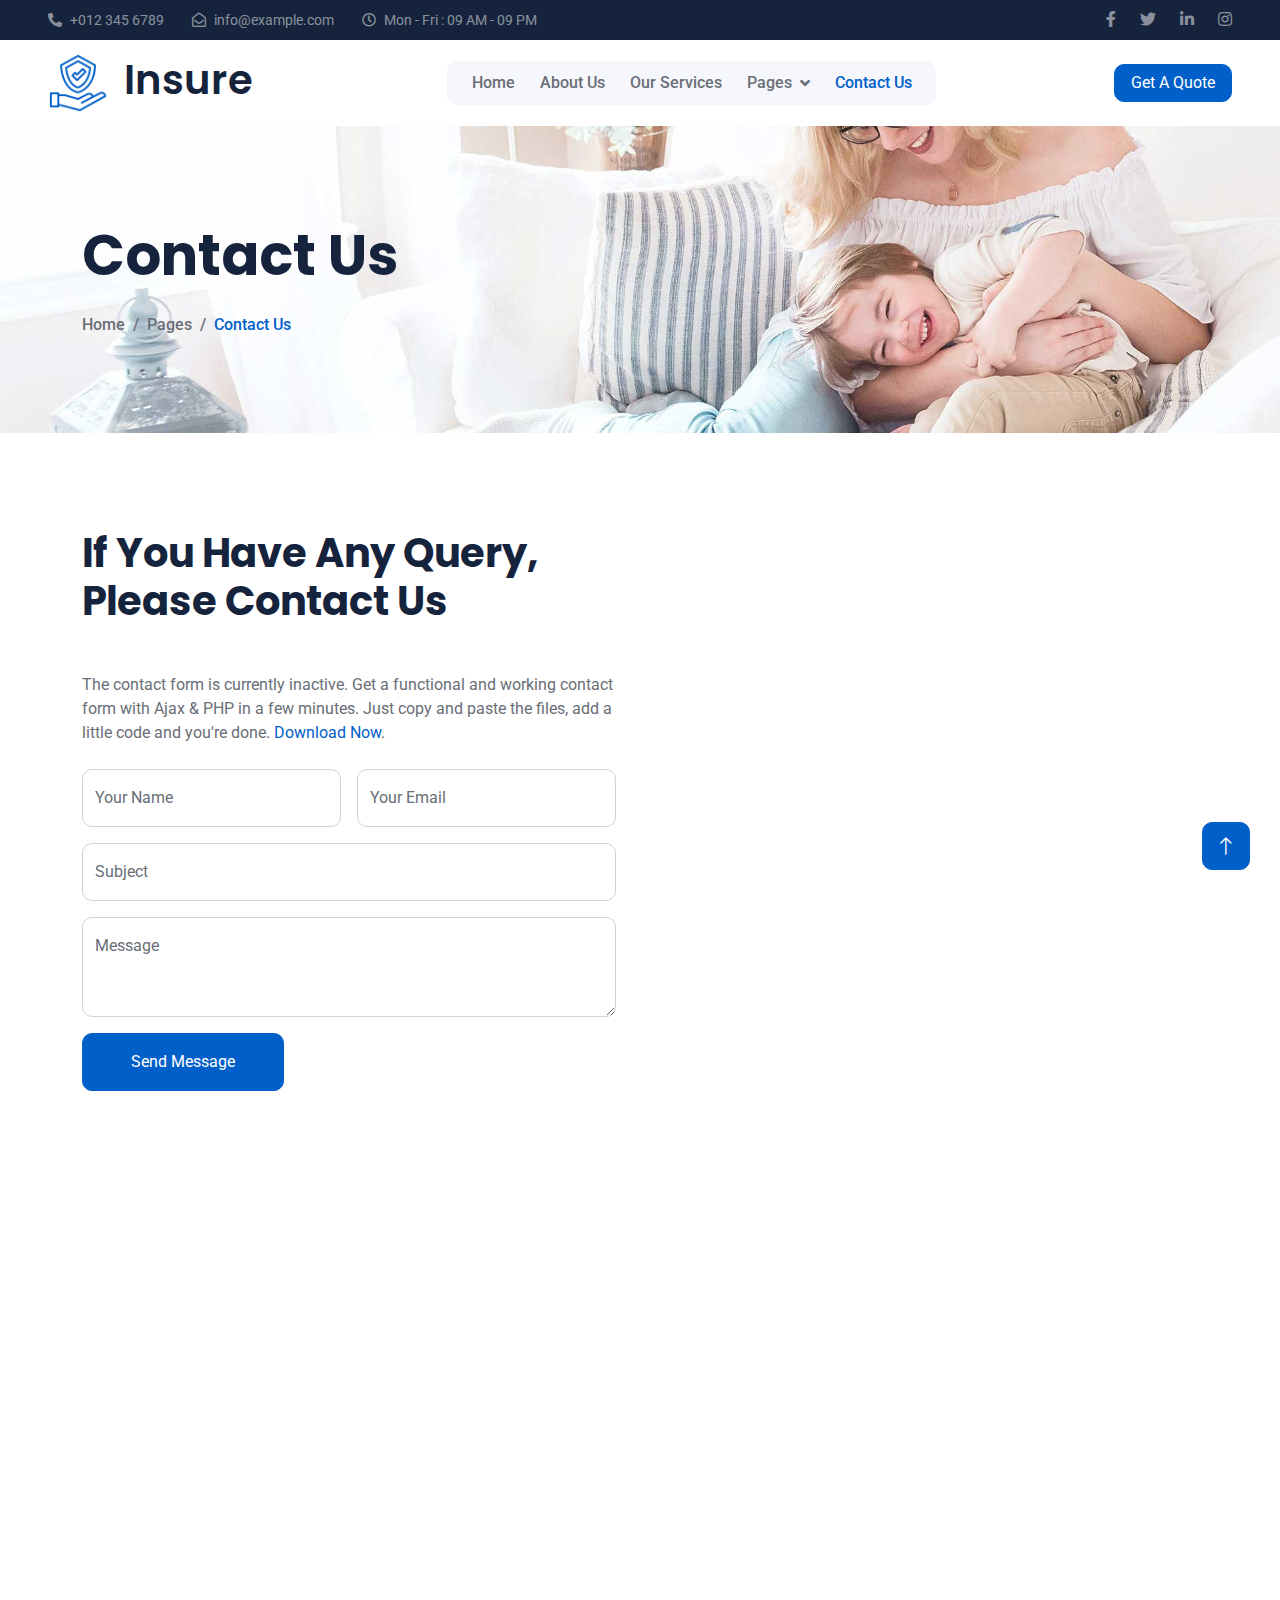
<file: contact.html>
<!DOCTYPE html>
<html lang="en">

<head>
    <meta charset="utf-8">
    <title>Insure - Insurance HTML Template</title>
    <meta content="width=device-width, initial-scale=1.0" name="viewport">
    <meta content="" name="keywords">
    <meta content="" name="description">

    <!-- Favicon -->
    <link href="img/favicon.ico" rel="icon">

    <!-- Google Web Fonts -->
    <link rel="preconnect" href="https://fonts.googleapis.com">
    <link rel="preconnect" href="https://fonts.gstatic.com" crossorigin>
    <link href="https://fonts.googleapis.com/css2?family=Roboto:wght@400;500&family=Poppins:wght@600;700&display=swap" rel="stylesheet"> 

    <!-- Icon Font Stylesheet -->
    <link href="https://cdnjs.cloudflare.com/ajax/libs/font-awesome/5.10.0/css/all.min.css" rel="stylesheet">
    <link href="https://cdn.jsdelivr.net/npm/bootstrap-icons@1.4.1/font/bootstrap-icons.css" rel="stylesheet">

    <!-- Libraries Stylesheet -->
    <link href="lib/animate/animate.min.css" rel="stylesheet">
    <link href="lib/owlcarousel/assets/owl.carousel.min.css" rel="stylesheet">

    <!-- Customized Bootstrap Stylesheet -->
    <link href="css/bootstrap.min.css" rel="stylesheet">

    <!-- Template Stylesheet -->
    <link href="css/style.css" rel="stylesheet">
</head>

<body>
    <!-- Spinner Start -->
    <div id="spinner" class="show bg-white position-fixed translate-middle w-100 vh-100 top-50 start-50 d-flex align-items-center justify-content-center">
        <div class="spinner-grow text-primary" role="status"></div>
    </div>
    <!-- Spinner End -->


    <!-- Topbar Start -->
    <div class="container-fluid bg-dark text-white-50 py-2 px-0 d-none d-lg-block">
        <div class="row gx-0 align-items-center">
            <div class="col-lg-7 px-5 text-start">
                <div class="h-100 d-inline-flex align-items-center me-4">
                    <small class="fa fa-phone-alt me-2"></small>
                    <small>+012 345 6789</small>
                </div>
                <div class="h-100 d-inline-flex align-items-center me-4">
                    <small class="far fa-envelope-open me-2"></small>
                    <small>info@example.com</small>
                </div>
                <div class="h-100 d-inline-flex align-items-center me-4">
                    <small class="far fa-clock me-2"></small>
                    <small>Mon - Fri : 09 AM - 09 PM</small>
                </div>
            </div>
            <div class="col-lg-5 px-5 text-end">
                <div class="h-100 d-inline-flex align-items-center">
                    <a class="text-white-50 ms-4" href=""><i class="fab fa-facebook-f"></i></a>
                    <a class="text-white-50 ms-4" href=""><i class="fab fa-twitter"></i></a>
                    <a class="text-white-50 ms-4" href=""><i class="fab fa-linkedin-in"></i></a>
                    <a class="text-white-50 ms-4" href=""><i class="fab fa-instagram"></i></a>
                </div>
            </div>
        </div>
    </div>
    <!-- Topbar End -->


    <!-- Navbar Start -->
    <nav class="navbar navbar-expand-lg bg-white navbar-light sticky-top px-4 px-lg-5">
        <a href="index.html" class="navbar-brand d-flex align-items-center">
            <h1 class="m-0"><img class="img-fluid me-3" src="img/icon/icon-02-primary.png" alt="">Insure</h1>
        </a>
        <button type="button" class="navbar-toggler" data-bs-toggle="collapse" data-bs-target="#navbarCollapse">
            <span class="navbar-toggler-icon"></span>
        </button>
        <div class="collapse navbar-collapse" id="navbarCollapse">
            <div class="navbar-nav mx-auto bg-light rounded pe-4 py-3 py-lg-0">
                <a href="index.html" class="nav-item nav-link">Home</a>
                <a href="about.html" class="nav-item nav-link">About Us</a>
                <a href="service.html" class="nav-item nav-link">Our Services</a>
                <div class="nav-item dropdown">
                    <a href="#" class="nav-link dropdown-toggle" data-bs-toggle="dropdown">Pages</a>
                    <div class="dropdown-menu bg-light border-0 m-0">
                        <a href="feature.html" class="dropdown-item">Features</a>
                        <a href="appointment.html" class="dropdown-item">Appointment</a>
                        <a href="team.html" class="dropdown-item">Team Members</a>
                        <a href="testimonial.html" class="dropdown-item">Testimonial</a>
                        <a href="404.html" class="dropdown-item">404 Page</a>
                    </div>
                </div>
                <a href="contact.html" class="nav-item nav-link active">Contact Us</a>
            </div>
        </div>
        <a href="" class="btn btn-primary px-3 d-none d-lg-block">Get A Quote</a>
    </nav>
    <!-- Navbar End -->


    <!-- Page Header Start -->
    <div class="container-fluid page-header py-5 mb-5 wow fadeIn" data-wow-delay="0.1s">
        <div class="container py-5">
            <h1 class="display-4 animated slideInDown mb-4">Contact Us</h1>
            <nav aria-label="breadcrumb animated slideInDown">
                <ol class="breadcrumb mb-0">
                    <li class="breadcrumb-item"><a href="#">Home</a></li>
                    <li class="breadcrumb-item"><a href="#">Pages</a></li>
                    <li class="breadcrumb-item active" aria-current="page">Contact Us</li>
                </ol>
            </nav>
        </div>
    </div>
    <!-- Page Header End -->


    <!-- Contact Start -->
    <div class="container-xxl py-5">
        <div class="container">
            <div class="row g-5">
                <div class="col-lg-6 wow fadeIn" data-wow-delay="0.1s">
                    <h1 class="display-6 mb-5">If You Have Any Query, Please Contact Us</h1>
                    <p class="mb-4">The contact form is currently inactive. Get a functional and working contact form with Ajax & PHP in a few minutes. Just copy and paste the files, add a little code and you're done. <a href="https://htmlcodex.com/contact-form">Download Now</a>.</p>
                    <form>
                        <div class="row g-3">
                            <div class="col-md-6">
                                <div class="form-floating">
                                    <input type="text" class="form-control" id="name" placeholder="Your Name">
                                    <label for="name">Your Name</label>
                                </div>
                            </div>
                            <div class="col-md-6">
                                <div class="form-floating">
                                    <input type="email" class="form-control" id="email" placeholder="Your Email">
                                    <label for="email">Your Email</label>
                                </div>
                            </div>
                            <div class="col-12">
                                <div class="form-floating">
                                    <input type="text" class="form-control" id="subject" placeholder="Subject">
                                    <label for="subject">Subject</label>
                                </div>
                            </div>
                            <div class="col-12">
                                <div class="form-floating">
                                    <textarea class="form-control" placeholder="Leave a message here" id="message" style="height: 100px"></textarea>
                                    <label for="message">Message</label>
                                </div>
                            </div>
                            <div class="col-12">
                                <button class="btn btn-primary py-3 px-5" type="submit">Send Message</button>
                            </div>
                        </div>
                    </form>
                </div>
                <div class="col-lg-6 wow fadeIn" data-wow-delay="0.5s" style="min-height: 450px;">
                    <div class="position-relative rounded overflow-hidden h-100">
                        <iframe class="position-relative w-100 h-100"
                        src="https://www.google.com/maps/embed?pb=!1m18!1m12!1m3!1d3001156.4288297426!2d-78.01371936852176!3d42.72876761954724!2m3!1f0!2f0!3f0!3m2!1i1024!2i768!4f13.1!3m3!1m2!1s0x4ccc4bf0f123a5a9%3A0xddcfc6c1de189567!2sNew%20York%2C%20USA!5e0!3m2!1sen!2sbd!4v1603794290143!5m2!1sen!2sbd"
                        frameborder="0" style="min-height: 450px; border:0;" allowfullscreen="" aria-hidden="false"
                        tabindex="0"></iframe>
                    </div>
                </div>
            </div>
        </div>
    </div>
    <!-- Contact End -->


    <!-- Footer Start -->
    <div class="container-fluid bg-dark footer mt-5 pt-5 wow fadeIn" data-wow-delay="0.1s">
        <div class="container py-5">
            <div class="row g-5">
                <div class="col-lg-3 col-md-6">
                    <h1 class="text-white mb-4"><img class="img-fluid me-3" src="img/icon/icon-02-light.png" alt="">Insure</h1>
                    <p>Diam dolor diam ipsum sit. Aliqu diam amet diam et eos. Clita erat ipsum et lorem et sit, sed stet lorem sit clita</p>
                    <div class="d-flex pt-2">
                        <a class="btn btn-square me-1" href=""><i class="fab fa-twitter"></i></a>
                        <a class="btn btn-square me-1" href=""><i class="fab fa-facebook-f"></i></a>
                        <a class="btn btn-square me-1" href=""><i class="fab fa-youtube"></i></a>
                        <a class="btn btn-square me-0" href=""><i class="fab fa-linkedin-in"></i></a>
                    </div>
                </div>
                <div class="col-lg-3 col-md-6">
                    <h5 class="text-light mb-4">Address</h5>
                    <p><i class="fa fa-map-marker-alt me-3"></i>123 Street, New York, USA</p>
                    <p><i class="fa fa-phone-alt me-3"></i>+012 345 67890</p>
                    <p><i class="fa fa-envelope me-3"></i>info@example.com</p>
                </div>
                <div class="col-lg-3 col-md-6">
                    <h5 class="text-light mb-4">Quick Links</h5>
                    <a class="btn btn-link" href="">About Us</a>
                    <a class="btn btn-link" href="">Contact Us</a>
                    <a class="btn btn-link" href="">Our Services</a>
                    <a class="btn btn-link" href="">Terms & Condition</a>
                    <a class="btn btn-link" href="">Support</a>
                </div>
                <div class="col-lg-3 col-md-6">
                    <h5 class="text-light mb-4">Newsletter</h5>
                    <p>Dolor amet sit justo amet elitr clita ipsum elitr est.</p>
                    <div class="position-relative mx-auto" style="max-width: 400px;">
                        <input class="form-control bg-transparent w-100 py-3 ps-4 pe-5" type="text" placeholder="Your email">
                        <button type="button" class="btn btn-secondary py-2 position-absolute top-0 end-0 mt-2 me-2">SignUp</button>
                    </div>
                </div>
            </div>
        </div>
        <div class="container-fluid copyright">
            <div class="container">
                <div class="row">
                    <div class="col-md-6 text-center text-md-start mb-3 mb-md-0">
                        &copy; <a href="#">Your Site Name</a>, All Right Reserved.
                    </div>
                    <div class="col-md-6 text-center text-md-end">
                        <!--/*** This template is free as long as you keep the footer author’s credit link/attribution link/backlink. If you'd like to use the template without the footer author’s credit link/attribution link/backlink, you can purchase the Credit Removal License from "https://htmlcodex.com/credit-removal". Thank you for your support. ***/-->
                        Designed By <a href="https://htmlcodex.com">HTML Codex</a>
                    </div>
                </div>
            </div>
        </div>
    </div>
    <!-- Footer End -->


    <!-- Back to Top -->
    <a href="#" class="btn btn-lg btn-primary btn-lg-square back-to-top"><i class="bi bi-arrow-up"></i></a>


    <!-- JavaScript Libraries -->
    <script src="https://code.jquery.com/jquery-3.4.1.min.js"></script>
    <script src="https://cdn.jsdelivr.net/npm/bootstrap@5.0.0/dist/js/bootstrap.bundle.min.js"></script>
    <script src="lib/wow/wow.min.js"></script>
    <script src="lib/easing/easing.min.js"></script>
    <script src="lib/waypoints/waypoints.min.js"></script>
    <script src="lib/owlcarousel/owl.carousel.min.js"></script>
    <script src="lib/counterup/counterup.min.js"></script>

    <!-- Template Javascript -->
    <script src="js/main.js"></script>
</body>

</html>
</file>
<file: styles.css>
:root {
  --bg: #fff7f9;
  --bg-alt: #ffffff;
  --text: #1f1f23;
  --muted: #65657a;
  --accent: #e66a8c;
  --accent-strong: #d83e6a;
  --shadow: 0 10px 30px rgba(30, 10, 30, 0.08);
}

* {
  box-sizing: border-box;
}

html, body {
  padding: 0;
  margin: 0;
  background: linear-gradient(180deg, var(--bg) 0%, #fff 100%);
  color: var(--text);
  font-family: Inter, system-ui, -apple-system, Segoe UI, Roboto, Ubuntu, Cantarell, Noto Sans, Helvetica, Arial, "Apple Color Emoji", "Segoe UI Emoji";
  line-height: 1.6;
}

img {
  display: block;
  max-width: 100%;
  height: auto;
}

.container {
  width: min(1100px, 92%);
  margin: 0 auto;
}

.narrow {
  width: min(800px, 92%);
}

.site-header {
  position: sticky;
  top: 0;
  z-index: 10;
  background: rgba(255, 255, 255, 0.6);
  -webkit-backdrop-filter: blur(10px);
  backdrop-filter: blur(10px);
  box-shadow: 0 1px 0 rgba(0,0,0,0.04);
}

.nav {
  display: flex;
  align-items: center;
  justify-content: space-between;
  height: 64px;
}

.brand {
  font-family: 'Playfair Display', Georgia, 'Times New Roman', Times, serif;
  font-weight: 700;
  font-size: 1.25rem;
  text-decoration: none;
  color: var(--text);
}

.nav-links a {
  margin-left: 18px;
  color: var(--muted);
  text-decoration: none;
  transition: color .2s ease;
}

.nav-links a:hover {
  color: var(--text);
}

.hero {
  padding: 96px 0 72px;
  text-align: center;
}

.hero-title {
  font-family: 'Playfair Display', Georgia, 'Times New Roman', Times, serif;
  font-size: clamp(2.2rem, 5vw, 4rem);
  line-height: 1.1;
  margin: 0 0 16px;
}

.accent {
  color: var(--accent-strong);
}

.hero-subtitle {
  color: var(--muted);
  margin: 0 auto 24px;
  width: min(760px, 92%);
}

.hero-cta {
  margin-top: 8px;
}

.btn {
  display: inline-block;
  background: var(--accent);
  color: #fff;
  padding: 12px 18px;
  border-radius: 999px;
  text-decoration: none;
  border: none;
  cursor: pointer;
  box-shadow: var(--shadow);
  transition: transform .06s ease, box-shadow .2s ease, background .2s ease;
}

.btn:hover {
  transform: translateY(-1px);
  box-shadow: 0 12px 34px rgba(30, 10, 30, 0.12);
  background: var(--accent-strong);
}

.btn-ghost {
  background: transparent;
  color: var(--accent-strong);
  border: 1px solid rgba(216, 62, 106, 0.25);
}

.section {
  padding: 64px 0;
}

.section-alt {
  background: var(--bg-alt);
}

.section-title {
  font-family: 'Playfair Display', Georgia, 'Times New Roman', Times, serif;
  margin: 0 0 24px;
  font-size: clamp(1.6rem, 3.5vw, 2.4rem);
}

.lead {
  font-size: 1.05rem;
  color: var(--text);
}

.acrostic {
  list-style: none;
  padding: 0;
  margin: 0;
  display: grid;
  grid-template-columns: repeat(auto-fit, minmax(260px, 1fr));
  gap: 14px 18px;
}

.acrostic li {
  display: grid;
  grid-template-columns: 36px 1fr;
  grid-template-areas:
    "letter word"
    "letter desc";
  align-items: baseline;
  padding: 12px 14px;
  border-radius: 12px;
  background: #fff;
  box-shadow: var(--shadow);
}

.acrostic .letter {
  grid-area: letter;
  font-weight: 700;
  color: var(--accent-strong);
  font-family: 'Playfair Display', Georgia, 'Times New Roman', Times, serif;
}

.acrostic .word {
  grid-area: word;
  font-weight: 600;
}

.acrostic .desc {
  grid-area: desc;
  color: var(--muted);
}

.gallery-rows {
  display: grid;
  gap: 28px;
}

.gallery-row {
  display: grid;
  grid-template-columns: 1.2fr 1fr;
  gap: 18px;
  align-items: center;
}

.gallery-row.reverse {
  grid-template-columns: 1fr 1.2fr;
}

.gallery-row.reverse .gallery-media { order: 2; }
.gallery-row.reverse .gallery-text { order: 1; }

.gallery-media img {
  border-radius: 16px;
  box-shadow: var(--shadow);
}

.gallery-text {
  padding: 8px 2px;
}

.quote {
  font-family: 'Playfair Display', Georgia, 'Times New Roman', Times, serif;
  font-size: clamp(1.1rem, 2.4vw, 1.6rem);
  margin: 0 0 6px;
}

.sub {
  color: var(--muted);
  margin: 0;
}

@media (max-width: 900px) {
  .gallery-row,
  .gallery-row.reverse {
    grid-template-columns: 1fr;
  }
  .gallery-row.reverse .gallery-media { order: 0; }
  .gallery-row.reverse .gallery-text { order: 0; }
}

.site-footer {
  padding: 32px 0 64px;
  text-align: center;
  color: var(--muted);
}

.heart {
  color: var(--accent-strong);
}

/* Tiny floating hearts */
.hearts-layer {
  position: fixed;
  inset: 0;
  pointer-events: none;
  overflow: hidden;
}

.heart-float {
  position: absolute;
  font-size: 14px;
  color: var(--accent);
  animation: rise 2.6s ease-in forwards;
  opacity: 0.85;
}

@keyframes rise {
  0% { transform: translateY(10px) scale(0.9); opacity: 0; }
  10% { opacity: 0.9; }
  100% { transform: translateY(-120px) scale(1.1); opacity: 0; }
}

/* Flower bouquet burst */
.flowers-layer {
  position: fixed;
  inset: 0;
  pointer-events: none;
  overflow: hidden;
}

.flower {
  position: absolute;
  transform: translate(-50%, -50%);
  animation: bloom 1.4s cubic-bezier(.18,.72,.21,1) forwards;
  will-change: transform, opacity;
}

@keyframes bloom {
  0% { transform: translate(-50%, -50%) translate(0, 0) scale(.4) rotate(0); opacity: 0; }
  15% { opacity: 1; }
  80% { opacity: 1; }
  100% { transform: translate(-50%, -50%) translate(var(--dx), var(--dy)) scale(1) rotate(var(--rz)); opacity: 0; }
}
</file>
<file: css/style.css>
/********** Template CSS **********/
:root {
    --primary: #015FC9;
    --secondary: #0DD3F1;
    --light: #F6F7FC;
    --dark: #15233C;
}

.back-to-top {
    position: fixed;
    display: none;
    right: 30px;
    bottom: 30px;
    z-index: 99;
}


/*** Spinner ***/
#spinner {
    opacity: 0;
    visibility: hidden;
    transition: opacity .5s ease-out, visibility 0s linear .5s;
    z-index: 99999;
}

#spinner.show {
    transition: opacity .5s ease-out, visibility 0s linear 0s;
    visibility: visible;
    opacity: 1;
}


/*** Button ***/
.btn {
    transition: .5s;
}

.btn.btn-primary,
.btn.btn-outline-primary:hover,
.btn.btn-secondary,
.btn.btn-outline-secondary:hover {
    color: #FFFFFF;
}

.btn.btn-primary:hover {
    background: var(--secondary);
    border-color: var(--secondary);
}

.btn.btn-secondary:hover {
    background: var(--primary);
    border-color: var(--primary);
}

.btn-square {
    width: 38px;
    height: 38px;
}

.btn-sm-square {
    width: 32px;
    height: 32px;
}

.btn-lg-square {
    width: 48px;
    height: 48px;
}

.btn-square,
.btn-sm-square,
.btn-lg-square {
    padding: 0;
    display: flex;
    align-items: center;
    justify-content: center;
    font-weight: normal;
}


/*** Navbar ***/
.navbar.sticky-top {
    top: -100px;
    transition: .5s;
}

.navbar .navbar-brand img {
    max-height: 60px;
}

.navbar .navbar-nav .nav-link {
    margin-left: 25px;
    padding: 10px 0;
    color: #696E77;
    font-weight: 500;
    outline: none;
}

.navbar .navbar-nav .nav-link:hover,
.navbar .navbar-nav .nav-link.active {
    color: var(--primary);
}

.navbar .dropdown-toggle::after {
    border: none;
    content: "\f107";
    font-family: "Font Awesome 5 Free";
    font-weight: 900;
    vertical-align: middle;
    margin-left: 8px;
}

@media (max-width: 991.98px) {
    .navbar .navbar-brand img {
        max-height: 45px;
    }

    .navbar .navbar-nav {
        margin-top: 20px;
        margin-bottom: 15px;
    }

    .navbar .nav-item .dropdown-menu {
        padding-left: 30px;
    }
}

@media (min-width: 992px) {
    .navbar .nav-item .dropdown-menu {
        display: block;
        border: none;
        margin-top: 0;
        top: 150%;
        right: 0;
        opacity: 0;
        visibility: hidden;
        transition: .5s;
    }

    .navbar .nav-item:hover .dropdown-menu {
        top: 100%;
        visibility: visible;
        transition: .5s;
        opacity: 1;
    }
}


/*** Header ***/
.carousel-caption {
    top: 0;
    left: 0;
    right: 0;
    bottom: 0;
    display: flex;
    align-items: center;
    text-align: start;
    z-index: 1;
}

.carousel-control-prev,
.carousel-control-next {
    width: 15%;
}

.carousel-control-prev-icon,
.carousel-control-next-icon {
    width: 3rem;
    height: 3rem;
    background-color: var(--primary);
    border: 15px solid var(--primary);
    border-radius: 50px;
}

@media (max-width: 768px) {
    #header-carousel .carousel-item {
        position: relative;
        min-height: 450px;
    }
    
    #header-carousel .carousel-item img {
        position: absolute;
        width: 100%;
        height: 100%;
        object-fit: cover;
    }
}

.page-header {
    background: url(../img/carousel-1.jpg) center center no-repeat;
    background-size: cover;
}

.page-header .breadcrumb-item,
.page-header .breadcrumb-item a {
    font-weight: 500;
}

.page-header .breadcrumb-item a,
.page-header .breadcrumb-item+.breadcrumb-item::before {
    color: #696E77;
}

.page-header .breadcrumb-item a:hover,
.page-header .breadcrumb-item.active {
    color: var(--primary);
}


/*** Facts ***/
@media (min-width: 992px) {
    .container.facts {
        max-width: 100% !important;
    }

    .container.facts .facts-text {
        padding-left: calc(((100% - 960px) / 2) + .75rem);
    }

    .container.facts .facts-counter {
        padding-right: calc(((100% - 960px) / 2) + .75rem);
    }
}

@media (min-width: 1200px) {
    .container.facts .facts-text  {
        padding-left: calc(((100% - 1140px) / 2) + .75rem);
    }

    .container.facts .facts-counter  {
        padding-right: calc(((100% - 1140px) / 2) + .75rem);
    }
}

@media (min-width: 1400px) {
    .container.facts .facts-text  {
        padding-left: calc(((100% - 1320px) / 2) + .75rem);
    }

    .container.facts .facts-counter  {
        padding-right: calc(((100% - 1320px) / 2) + .75rem);
    }
}

.container.facts .facts-text {
    background: linear-gradient(rgba(1, 95, 201, .9), rgba(1, 95, 201, .9)), url(../img/carousel-1.jpg) center right no-repeat;
    background-size: cover;
}

.container.facts .facts-counter {
    background: linear-gradient(rgba(255, 255, 255, .9), rgba(255, 255, 255, .9)), url(../img/carousel-2.jpg) center right no-repeat;
    background-size: cover;
}

.container.facts .facts-text .h-100,
.container.facts .facts-counter .h-100 {
    padding: 6rem 0;
    display: flex;
    flex-direction: column;
    justify-content: center;
}


/*** Service ***/
.service-item {
    position: relative;
    overflow: hidden;
    box-shadow: 0 0 45px rgba(0, 0, 0, .07);
}

.service-item .service-icon {
    width: 90px;
    height: 90px;
    display: flex;
    align-items: center;
    justify-content: center;
}

.service-item .service-icon img {
    max-width: 60px;
    max-height: 60px;
}

.service-item a.btn {
    color: var(--primary);
}

.service-item a.btn:hover {
    color: #FFFFFF;
    background: var(--primary);
    border-color: var(--primary);
}


/*** Appointment ***/
.appointment {
    background: linear-gradient(rgba(1, 95, 201, .9), rgba(1, 95, 201, .9)), url(../img/carousel-1.jpg) center center no-repeat;
    background-size: cover;
}


/*** Team ***/
.team-item {
    position: relative;
    overflow: hidden;
    box-shadow: 0 0 45px rgba(0, 0, 0, .07);
}

.team-item img {
    transition: .5s;
}

.team-item:hover img {
    transform: scale(1.1);
}

.team-text {
    position: absolute;
    width: 100%;
    left: 0;
    bottom: -50px;
    opacity: 0;
    transition: .5s;
}

.team-item:hover .team-text {
    bottom: 0;
    opacity: 1;
}

.team-item a.btn {
    color: var(--primary);
}

.team-item a.btn:hover {
    color: #FFFFFF;
    background: var(--primary);
    border-color: var(--primary);
}


/*** Testimonial ***/
.animated.pulse {
    animation-duration: 1.5s;
}

.testimonial-left,
.testimonial-right {
    position: relative;
}

.testimonial-left img,
.testimonial-right img {
    position: absolute;
    padding: 5px;
    border: 1px dashed var(--primary);
    border-radius: 10px;
}

.testimonial-left img:nth-child(1),
.testimonial-right img:nth-child(3) {
    width: 70px;
    height: 70px;
    top: 10%;
    left: 50%;
    transform: translateX(-50%);
}

.testimonial-left img:nth-child(2),
.testimonial-right img:nth-child(2) {
    width: 60px;
    height: 60px;
    top: 50%;
    left: 10%;
    transform: translateY(-50%);
}

.testimonial-left img:nth-child(3),
.testimonial-right img:nth-child(1) {
    width: 50px;
    height: 50px;
    bottom: 10%;
    right: 10%;
}

.testimonial-carousel .owl-item img {
    width: 100px;
    height: 100px;
}

.testimonial-carousel .owl-nav {
    margin-top: 30px;
    display: flex;
    justify-content: center;
}

.testimonial-carousel .owl-nav .owl-prev,
.testimonial-carousel .owl-nav .owl-next {
    margin: 0 5px;
    width: 45px;
    height: 45px;
    display: flex;
    align-items: center;
    justify-content: center;
    color: #FFFFFF;
    background: var(--primary);
    border-radius: 10px;
    font-size: 22px;
    transition: .5s;
}

.testimonial-carousel .owl-nav .owl-prev:hover,
.testimonial-carousel .owl-nav .owl-next:hover {
    background: var(--secondary);
}


/*** Footer ***/
.footer {
    color: #A7A8B4;
}

.footer .btn.btn-link {
    display: block;
    margin-bottom: 5px;
    padding: 0;
    text-align: left;
    color: #A7A8B4;
    font-weight: normal;
    text-transform: capitalize;
    transition: .3s;
}

.footer .btn.btn-link::before {
    position: relative;
    content: "\f105";
    font-family: "Font Awesome 5 Free";
    font-weight: 900;
    color: #A7A8B4;
    margin-right: 10px;
}

.footer .btn.btn-link:hover {
    color: var(--light);
    letter-spacing: 1px;
    box-shadow: none;
}

.footer .btn.btn-square {
    color: #A7A8B4;
    border: 1px solid#A7A8B4;
}

.footer .btn.btn-square:hover {
    color: var(--secondary);
    border-color: var(--light);
}

.footer .copyright {
    padding: 25px 0;
    font-size: 15px;
    border-top: 1px solid rgba(256, 256, 256, .1);
}

.footer .copyright a {
    color: var(--secondary);
}

.footer .copyright a:hover {
    color: #FFFFFF;
}
</file>
<file: assets/css/style.css>
/**
* Template Name: Presento
* Updated: Aug 30 2023 with Bootstrap v5.3.1
* Template URL: https://bootstrapmade.com/presento-bootstrap-corporate-template/
* Author: BootstrapMade.com
* License: https://bootstrapmade.com/license/
*/

/*--------------------------------------------------------------
# General
--------------------------------------------------------------*/
body {
  font-family: "Open Sans", sans-serif;
  color: #444444;
}

a {
  color: #e03a3c;
  text-decoration: none;
}

a:hover {
  color: #e76668;
  text-decoration: none;
}

h1,
h2,
h3,
h4,
h5,
h6 {
  font-family: "Raleway", sans-serif;
}

/*--------------------------------------------------------------
# Back to top button
--------------------------------------------------------------*/
.back-to-top {
  position: fixed;
  visibility: hidden;
  opacity: 0;
  right: 15px;
  bottom: 15px;
  z-index: 996;
  background: #e03a3c;
  width: 40px;
  height: 40px;
  border-radius: 4px;
  transition: all 0.4s;
}

.back-to-top i {
  font-size: 28px;
  color: #fff;
  line-height: 0;
}

.back-to-top:hover {
  background: #e65d5f;
  color: #fff;
}

.back-to-top.active {
  visibility: visible;
  opacity: 1;
}

/*--------------------------------------------------------------
# Disable aos animation delay on mobile devices
--------------------------------------------------------------*/
@media screen and (max-width: 768px) {
  [data-aos-delay] {
    transition-delay: 0 !important;
  }
}

/*--------------------------------------------------------------
# Header
--------------------------------------------------------------*/
#header {
  background: #fff;
  transition: all 0.5s;
  z-index: 997;
  padding: 20px 0;
}

#header.header-scrolled {
  padding: 12px 0;
  box-shadow: 0px 2px 15px rgba(0, 0, 0, 0.1);
}

#header .logo {
  font-size: 30px;
  margin: 0;
  padding: 0;
  font-weight: 600;
  font-family: "Poppins", sans-serif;
}

#header .logo a {
  color: #111111;
}

#header .logo a span {
  color: #e03a3c;
}

#header .logo img {
  max-height: 40px;
}

/*--------------------------------------------------------------
# Get Startet Button
--------------------------------------------------------------*/
.get-started-btn {
  margin-left: 30px;
  background: #e03a3c;
  color: #fff;
  border-radius: 4px;
  padding: 8px 25px;
  white-space: nowrap;
  transition: 0.3s;
  font-size: 14px;
  font-weight: 600;
  display: inline-block;
}

.get-started-btn:hover {
  background: #111111;
  color: #fff;
}

@media (max-width: 992px) {
  .get-started-btn {
    margin: 0 15px 0 0;
    padding: 6px 18px;
  }
}

/*--------------------------------------------------------------
# Navigation Menu
--------------------------------------------------------------*/
/**
* Desktop Navigation 
*/
.navbar {
  padding: 0;
}

.navbar ul {
  margin: 0;
  padding: 0;
  display: flex;
  list-style: none;
  align-items: center;
}

.navbar li {
  position: relative;
}

.navbar a,
.navbar a:focus {
  display: flex;
  align-items: center;
  justify-content: space-between;
  padding: 10px 0 10px 30px;
  font-family: "Raleway", sans-serif;
  font-size: 15px;
  font-weight: 600;
  color: #111111;
  white-space: nowrap;
  transition: 0.3s;
}

.navbar a i,
.navbar a:focus i {
  font-size: 12px;
  line-height: 0;
  margin-left: 5px;
}

.navbar a:hover,
.navbar .active,
.navbar .active:focus,
.navbar li:hover>a {
  color: #e03a3c;
}

.navbar .dropdown ul {
  display: block;
  position: absolute;
  left: 30px;
  top: calc(100% + 30px);
  margin: 0;
  padding: 10px 0;
  z-index: 99;
  opacity: 0;
  visibility: hidden;
  background: #fff;
  box-shadow: 0px 0px 30px rgba(127, 137, 161, 0.25);
  transition: 0.3s;
}

.navbar .dropdown ul li {
  min-width: 200px;
}

.navbar .dropdown ul a {
  padding: 10px 20px;
  font-size: 14px;
}

.navbar .dropdown ul a i {
  font-size: 12px;
}

.navbar .dropdown ul a:hover,
.navbar .dropdown ul .active:hover,
.navbar .dropdown ul li:hover>a {
  color: #e03a3c;
}

.navbar .dropdown:hover>ul {
  opacity: 1;
  top: 100%;
  visibility: visible;
}

.navbar .dropdown .dropdown ul {
  top: 0;
  left: calc(100% - 30px);
  visibility: hidden;
}

.navbar .dropdown .dropdown:hover>ul {
  opacity: 1;
  top: 0;
  left: 100%;
  visibility: visible;
}

@media (max-width: 1366px) {
  .navbar .dropdown .dropdown ul {
    left: -90%;
  }

  .navbar .dropdown .dropdown:hover>ul {
    left: -100%;
  }
}

/**
* Mobile Navigation 
*/
.mobile-nav-toggle {
  color: #111111;
  font-size: 28px;
  cursor: pointer;
  display: none;
  line-height: 0;
  transition: 0.5s;
}

.mobile-nav-toggle.bi-x {
  color: #fff;
}

@media (max-width: 991px) {
  .mobile-nav-toggle {
    display: block;
  }

  .navbar ul {
    display: none;
  }
}

.navbar-mobile {
  position: fixed;
  overflow: hidden;
  top: 0;
  right: 0;
  left: 0;
  bottom: 0;
  background: rgba(0, 0, 0, 0.9);
  transition: 0.3s;
  z-index: 999;
}

.navbar-mobile .mobile-nav-toggle {
  position: absolute;
  top: 15px;
  right: 15px;
}

.navbar-mobile ul {
  display: block;
  position: absolute;
  top: 55px;
  right: 15px;
  bottom: 15px;
  left: 15px;
  padding: 10px 0;
  background-color: #fff;
  overflow-y: auto;
  transition: 0.3s;
}

.navbar-mobile a,
.navbar-mobile a:focus {
  padding: 10px 20px;
  font-size: 15px;
  color: #111111;
}

.navbar-mobile a:hover,
.navbar-mobile .active,
.navbar-mobile li:hover>a {
  color: #e03a3c;
}

.navbar-mobile .getstarted,
.navbar-mobile .getstarted:focus {
  margin: 15px;
}

.navbar-mobile .dropdown ul {
  position: static;
  display: none;
  margin: 10px 20px;
  padding: 10px 0;
  z-index: 99;
  opacity: 1;
  visibility: visible;
  background: #fff;
  box-shadow: 0px 0px 30px rgba(127, 137, 161, 0.25);
}

.navbar-mobile .dropdown ul li {
  min-width: 200px;
}

.navbar-mobile .dropdown ul a {
  padding: 10px 20px;
}

.navbar-mobile .dropdown ul a i {
  font-size: 12px;
}

.navbar-mobile .dropdown ul a:hover,
.navbar-mobile .dropdown ul .active:hover,
.navbar-mobile .dropdown ul li:hover>a {
  color: #e03a3c;
}

.navbar-mobile .dropdown>.dropdown-active {
  display: block;
}

/*--------------------------------------------------------------
# Hero Section
--------------------------------------------------------------*/
#hero {
  width: 100%;
  height: 100vh;
  background: url("../img/hero-bg.jpg") top center no-repeat;
  background-size: cover;
  position: relative;
  padding-top: 82px;
}

#hero:before {
  content: "";
  background: rgba(0, 0, 0, 0.6);
  position: absolute;
  bottom: 0;
  top: 0;
  left: 0;
  right: 0;
}

#hero h1 {
  margin: 0;
  font-size: 48px;
  font-weight: 700;
  color: #fff;
}

#hero h2 {
  color: #fff;
  margin: 10px 0 0 0;
  font-size: 24px;
}

#hero .btn-get-started {
  font-family: "Raleway", sans-serif;
  font-weight: 500;
  font-size: 16px;
  letter-spacing: 1px;
  display: inline-block;
  padding: 10px 30px;
  border-radius: 4px;
  transition: 0.5s;
  margin-top: 30px;
  color: #fff;
  background: #e03a3c;
  border: 2px solid #e03a3c;
}

#hero .btn-get-started:hover {
  background: transparent;
  border-color: #fff;
}

@media (max-width: 768px) {
  #hero {
    text-align: center;
    padding-top: 58px;
  }

  #hero h1 {
    font-size: 28px;
  }

  #hero h2 {
    font-size: 18px;
    line-height: 24px;
  }
}

@media (max-height: 500px) {
  #hero {
    height: 120vh;
  }
}

/*--------------------------------------------------------------
# Sections General
--------------------------------------------------------------*/
section {
  padding: 60px 0;
  overflow: hidden;
  position: relative;
}

.section-title {
  text-align: center;
  padding-bottom: 30px;
  position: relative;
}

.section-title h2 {
  font-size: 32px;
  font-weight: bold;
  text-transform: uppercase;
  margin-bottom: 20px;
  padding-bottom: 20px;
  position: relative;
}

.section-title h2::after {
  content: "";
  position: absolute;
  display: block;
  width: 50px;
  height: 3px;
  background: #e03a3c;
  bottom: 0;
  left: calc(50% - 25px);
}

.section-title p {
  margin-bottom: 0;
}

.section-bg {
  padding: 120px 0;
  color: #fff;
}

.section-bg:before {
  content: "";
  background: #1b1b1b;
  position: absolute;
  bottom: 60px;
  top: 60px;
  left: 0;
  right: 0;
  transform: skewY(-3deg);
}

/*--------------------------------------------------------------
# Breadcrumbs
--------------------------------------------------------------*/
.breadcrumbs {
  padding: 15px 0;
  background: #2b2b2b;
  min-height: 40px;
  margin-top: 82px;
  color: #fff;
}

.breadcrumbs h2 {
  font-size: 28px;
  font-weight: 500;
}

.breadcrumbs ol {
  display: flex;
  flex-wrap: wrap;
  list-style: none;
  padding: 0 0 10px 0;
  margin: 0;
  font-size: 14px;
}

.breadcrumbs ol a {
  color: #aaaaaa;
}

.breadcrumbs ol a:hover {
  color: #fff;
  transition: 0.3s;
}

.breadcrumbs ol li+li {
  padding-left: 10px;
}

.breadcrumbs ol li+li::before {
  display: inline-block;
  padding-right: 10px;
  color: #e03a3c;
  content: "/";
}

/*--------------------------------------------------------------
# Clients
--------------------------------------------------------------*/
.clients .swiper-pagination {
  margin-top: 20px;
  position: relative;
}

.clients .swiper-pagination .swiper-pagination-bullet {
  width: 12px;
  height: 12px;
  background-color: #fff;
  opacity: 1;
  border: 1px solid #e03a3c;
}

.clients .swiper-pagination .swiper-pagination-bullet-active {
  background-color: #e03a3c;
}

.clients .swiper-slide img {
  opacity: 0.5;
  transition: 0.3s;
  filter: grayscale(100);
}

.clients .swiper-slide img:hover {
  opacity: 1;
  filter: none;
}

/*--------------------------------------------------------------
# About
--------------------------------------------------------------*/
.about .container {
  position: relative;
  z-index: 10;
}

.about .content {
  padding: 30px 30px 30px 0;
}

.about .content h3 {
  font-weight: 700;
  font-size: 34px;
  margin-bottom: 30px;
}

.about .content p {
  margin-bottom: 30px;
}

.about .content .about-btn {
  padding: 8px 30px 9px 30px;
  color: #fff;
  border-radius: 50px;
  transition: 0.3s;
  text-transform: uppercase;
  font-weight: 600;
  font-size: 13px;
  display: inline-flex;
  align-items: center;
  border: 2px solid #e03a3c;
}

.about .content .about-btn i {
  font-size: 16px;
  padding-left: 5px;
}

.about .content .about-btn:hover {
  background: #e35052;
  background: #e03a3c;
}

.about .icon-boxes .icon-box {
  margin-top: 30px;
}

.about .icon-boxes .icon-box i {
  font-size: 40px;
  color: #e03a3c;
  margin-bottom: 10px;
}

.about .icon-boxes .icon-box h4 {
  font-size: 20px;
  font-weight: 700;
  margin: 0 0 10px 0;
}

.about .icon-boxes .icon-box p {
  font-size: 15px;
  color: #848484;
}

@media (max-width: 1200px) {
  .about .content {
    padding-right: 0;
  }
}

@media (max-width: 768px) {
  .about {
    text-align: center;
  }
}

/*--------------------------------------------------------------
# Counts
--------------------------------------------------------------*/
.counts {
  padding-top: 80px;
}

.counts .count-box {
  padding: 30px 30px 25px 30px;
  width: 100%;
  position: relative;
  text-align: center;
  box-shadow: 0px 2px 35px rgba(0, 0, 0, 0.06);
  border-radius: 4px;
}

.counts .count-box i {
  position: absolute;
  width: 54px;
  height: 54px;
  top: -27px;
  left: 50%;
  transform: translateX(-50%);
  font-size: 24px;
  background: #fff;
  color: #e03a3c;
  border-radius: 50px;
  border: 2px solid #fff;
  box-shadow: 0px 2px 25px rgba(0, 0, 0, 0.1);
  display: inline-flex;
  align-items: center;
  justify-content: center;
}

.counts .count-box span {
  font-size: 36px;
  display: block;
  font-weight: 700;
  color: #111111;
}

.counts .count-box p {
  padding: 0;
  margin: 0;
  font-family: "Raleway", sans-serif;
  font-size: 14px;
}

/*--------------------------------------------------------------
# Tabs
--------------------------------------------------------------*/
.tabs .nav-tabs {
  border: 0;
}

.tabs .nav-link {
  border: 1px solid #b9b9b9;
  padding: 15px;
  transition: 0.3s;
  color: #111111;
  border-radius: 0;
  display: flex;
  align-items: center;
  justify-content: center;
  cursor: pointer;
}

.tabs .nav-link i {
  padding-right: 15px;
  font-size: 48px;
}

.tabs .nav-link h4 {
  font-size: 18px;
  font-weight: 600;
  margin: 0;
}

.tabs .nav-link:hover {
  color: #e03a3c;
}

.tabs .nav-link.active {
  background: #e03a3c;
  color: #fff;
  border-color: #e03a3c;
}

@media (max-width: 768px) {
  .tabs .nav-link i {
    padding: 0;
    line-height: 1;
    font-size: 36px;
  }
}

@media (max-width: 575px) {
  .tabs .nav-link {
    padding: 15px;
  }

  .tabs .nav-link i {
    font-size: 24px;
  }
}

.tabs .tab-content {
  margin-top: 30px;
}

.tabs .tab-pane h3 {
  font-weight: 600;
  font-size: 26px;
}

.tabs .tab-pane ul {
  list-style: none;
  padding: 0;
}

.tabs .tab-pane ul li {
  padding-bottom: 10px;
}

.tabs .tab-pane ul i {
  font-size: 20px;
  padding-right: 4px;
  color: #e03a3c;
}

.tabs .tab-pane p:last-child {
  margin-bottom: 0;
}

/*--------------------------------------------------------------
# Services
--------------------------------------------------------------*/
.services .icon-box {
  margin-bottom: 20px;
  padding: 30px;
  border-radius: 6px;
  background: #252525;
  transition: 0.3s;
  position: relative;
}

.services .icon-box:hover {
  background: #2b2b2b;
}

.services .icon-box i {
  float: left;
  color: #e03a3c;
  font-size: 40px;
  line-height: 0;
}

.services .icon-box h4 {
  margin-left: 70px;
  font-weight: 700;
  margin-bottom: 15px;
  font-size: 18px;
}

.services .icon-box h4 a {
  color: #fff;
  transition: 0.3s;
}

.services .icon-box h4 a:hover {
  text-decoration: underline;
}

.services .icon-box .icon-box:hover h4 a {
  color: #e03a3c;
}

.services .icon-box p {
  margin-left: 70px;
  line-height: 24px;
  font-size: 14px;
}

/*--------------------------------------------------------------
# Portfolio
--------------------------------------------------------------*/
.portfolio .portfolio-item {
  margin-bottom: 30px;
}

.portfolio #portfolio-flters {
  padding: 0;
  margin: 0 auto 20px auto;
  list-style: none;
  text-align: center;
}

.portfolio #portfolio-flters li {
  cursor: pointer;
  display: inline-block;
  padding: 8px 15px 10px 15px;
  font-size: 14px;
  font-weight: 600;
  line-height: 1;
  text-transform: uppercase;
  color: #444444;
  margin-bottom: 5px;
  transition: all 0.3s ease-in-out;
  border-radius: 3px;
}

.portfolio #portfolio-flters li:hover,
.portfolio #portfolio-flters li.filter-active {
  color: #fff;
  background: #e03a3c;
}

.portfolio #portfolio-flters li:last-child {
  margin-right: 0;
}

.portfolio .portfolio-wrap {
  transition: 0.3s;
  position: relative;
  overflow: hidden;
  z-index: 1;
  background: rgba(17, 17, 17, 0.6);
}

.portfolio .portfolio-wrap::before {
  content: "";
  background: rgba(17, 17, 17, 0.6);
  position: absolute;
  left: 0;
  right: 0;
  top: 0;
  bottom: 0;
  transition: all ease-in-out 0.3s;
  z-index: 2;
  opacity: 0;
}

.portfolio .portfolio-wrap img {
  transition: all ease-in-out 0.3s;
}

.portfolio .portfolio-wrap .portfolio-info {
  opacity: 0;
  position: absolute;
  top: 0;
  left: 0;
  right: 0;
  bottom: 0;
  z-index: 3;
  transition: all ease-in-out 0.3s;
  display: flex;
  flex-direction: column;
  justify-content: flex-end;
  align-items: flex-start;
  padding: 20px;
}

.portfolio .portfolio-wrap .portfolio-info h4 {
  font-size: 20px;
  color: #fff;
  font-weight: 600;
}

.portfolio .portfolio-wrap .portfolio-info p {
  color: rgba(255, 255, 255, 0.7);
  font-size: 14px;
  text-transform: uppercase;
  padding: 0;
  margin: 0;
  font-style: italic;
}

.portfolio .portfolio-wrap .portfolio-links {
  text-align: center;
  z-index: 4;
}

.portfolio .portfolio-wrap .portfolio-links a {
  color: rgba(255, 255, 255, 0.4);
  margin: 0 5px 0 0;
  font-size: 28px;
  display: inline-block;
  transition: 0.3s;
}

.portfolio .portfolio-wrap .portfolio-links a:hover {
  color: #fff;
}

.portfolio .portfolio-wrap:hover::before {
  opacity: 1;
}

.portfolio .portfolio-wrap:hover img {
  transform: scale(1.2);
}

.portfolio .portfolio-wrap:hover .portfolio-info {
  opacity: 1;
}

/*--------------------------------------------------------------
# Portfolio Details
--------------------------------------------------------------*/
.portfolio-details {
  padding-top: 40px;
}

.portfolio-details .portfolio-details-slider img {
  width: 100%;
}

.portfolio-details .portfolio-details-slider .swiper-pagination {
  margin-top: 20px;
  position: relative;
}

.portfolio-details .portfolio-details-slider .swiper-pagination .swiper-pagination-bullet {
  width: 12px;
  height: 12px;
  background-color: #fff;
  opacity: 1;
  border: 1px solid #e03a3c;
}

.portfolio-details .portfolio-details-slider .swiper-pagination .swiper-pagination-bullet-active {
  background-color: #e03a3c;
}

.portfolio-details .portfolio-info {
  padding: 30px;
  box-shadow: 0px 0 30px rgba(17, 17, 17, 0.08);
}

.portfolio-details .portfolio-info h3 {
  font-size: 22px;
  font-weight: 700;
  margin-bottom: 20px;
  padding-bottom: 20px;
  border-bottom: 1px solid #eee;
}

.portfolio-details .portfolio-info ul {
  list-style: none;
  padding: 0;
  font-size: 15px;
}

.portfolio-details .portfolio-info ul li+li {
  margin-top: 10px;
}

.portfolio-details .portfolio-description {
  padding-top: 30px;
}

.portfolio-details .portfolio-description h2 {
  font-size: 26px;
  font-weight: 700;
  margin-bottom: 20px;
}

.portfolio-details .portfolio-description p {
  padding: 0;
}

/*--------------------------------------------------------------
# Testimonials
--------------------------------------------------------------*/
.testimonials .testimonials-carousel,
.testimonials .testimonials-slider {
  overflow: hidden;
}

.testimonials .testimonial-item {
  box-sizing: content-box;
  padding: 30px;
  margin: 30px 15px;
  min-height: 200px;
  box-shadow: 0px 2px 12px rgba(0, 0, 0, 0.08);
  position: relative;
  background: #fff;
  border-radius: 15px;
}

.testimonials .testimonial-item .testimonial-img {
  width: 90px;
  border-radius: 10px;
  border: 6px solid #fff;
  float: left;
  margin: 0 10px 0 0;
}

.testimonials .testimonial-item h3 {
  font-size: 18px;
  font-weight: bold;
  margin: 25px 0 5px 0;
  color: #111;
}

.testimonials .testimonial-item h4 {
  font-size: 14px;
  color: #999;
  margin: 0;
}

.testimonials .testimonial-item .quote-icon-left,
.testimonials .testimonial-item .quote-icon-right {
  color: #fceaea;
  font-size: 26px;
}

.testimonials .testimonial-item .quote-icon-left {
  display: inline-block;
  left: -5px;
  position: relative;
}

.testimonials .testimonial-item .quote-icon-right {
  display: inline-block;
  right: -5px;
  position: relative;
  top: 10px;
}

.testimonials .testimonial-item p {
  font-style: italic;
  margin: 30px auto 15px auto;
}

.testimonials .swiper-pagination {
  margin-top: 20px;
  position: relative;
}

.testimonials .swiper-pagination .swiper-pagination-bullet {
  width: 12px;
  height: 12px;
  background-color: #fff;
  opacity: 1;
  border: 1px solid #e03a3c;
}

.testimonials .swiper-pagination .swiper-pagination-bullet-active {
  background-color: #e03a3c;
}

/*--------------------------------------------------------------
# Pricing
--------------------------------------------------------------*/
.pricing .box {
  padding: 20px;
  background: #2b2b2b;
  text-align: center;
  border-radius: 8px;
  position: relative;
  overflow: hidden;
}

.pricing .box h3 {
  font-weight: 400;
  padding: 15px;
  font-size: 18px;
  text-transform: uppercase;
  font-weight: 600;
}

.pricing .box h4 {
  font-size: 42px;
  font-weight: 500;
  font-family: "Open Sans", sans-serif;
  margin-bottom: 20px;
}

.pricing .box h4 sup {
  font-size: 20px;
  top: -15px;
  left: -3px;
}

.pricing .box h4 span {
  font-size: 16px;
  font-weight: 300;
}

.pricing .box ul {
  padding: 0;
  list-style: none;
  text-align: center;
  line-height: 20px;
  font-size: 14px;
}

.pricing .box ul li {
  padding-bottom: 16px;
}

.pricing .box ul i {
  color: #e03a3c;
  font-size: 18px;
  padding-right: 4px;
}

.pricing .box ul .na {
  color: rgba(255, 255, 255, 0.5);
  text-decoration: line-through;
}

.pricing .box .btn-wrap {
  padding: 15px;
  text-align: center;
}

.pricing .box .btn-buy {
  display: inline-block;
  padding: 10px 40px 12px 40px;
  border-radius: 4px;
  color: #fff;
  transition: none;
  font-size: 14px;
  font-weight: 400;
  font-family: "Raleway", sans-serif;
  font-weight: 600;
  transition: 0.3s;
  border: 2px solid rgba(255, 255, 255, 0.3);
}

.pricing .box .btn-buy:hover {
  border-color: #fff;
}

.pricing .featured {
  background: #e03a3c;
}

/*--------------------------------------------------------------
# Frequently Asked Questions
--------------------------------------------------------------*/
.faq .faq-list {
  padding: 0;
  list-style: none;
}

.faq .faq-list li {
  border-bottom: 1px solid #eee;
  margin-bottom: 20px;
  padding-bottom: 20px;
}

.faq .faq-list a {
  display: block;
  position: relative;
  font-family: #e03a3c;
  font-size: 18px;
  line-height: 24px;
  font-weight: 400;
  padding-right: 25px;
  cursor: pointer;
}

.faq .faq-list i {
  font-size: 24px;
  position: absolute;
  right: 0;
  top: 0;
}

.faq .faq-list p {
  margin-bottom: 0;
  padding: 10px 0 0 0;
}

.faq .faq-list .icon-show {
  display: none;
}

.faq .faq-list a.collapsed {
  color: #343a40;
}

.faq .faq-list a.collapsed:hover {
  color: #e03a3c;
}

.faq .faq-list a.collapsed .icon-show {
  display: inline-block;
}

.faq .faq-list a.collapsed .icon-close {
  display: none;
}

/*--------------------------------------------------------------
# Team
--------------------------------------------------------------*/
.team .member {
  margin-bottom: 20px;
  overflow: hidden;
  border-radius: 5px;
  background: #fff;
  position: relative;
}

.team .member .member-img {
  position: relative;
  overflow: hidden;
}

.team .member .social {
  position: absolute;
  left: 0;
  bottom: 30px;
  right: 0;
  opacity: 0;
  transition: ease-in-out 0.3s;
  display: flex;
  align-items: center;
  justify-content: center;
}

.team .member .social a {
  transition: color 0.3s;
  color: #111111;
  margin: 0 3px;
  border-radius: 50px;
  width: 36px;
  height: 36px;
  background: #e03a3c;
  display: inline-flex;
  align-items: center;
  justify-content: center;
  transition: ease-in-out 0.3s;
  color: #fff;
}

.team .member .social a:hover {
  background: #111111;
}

.team .member .social i {
  font-size: 18px;
  line-height: 0;
}

.team .member .member-info {
  padding: 25px 15px;
}

.team .member .member-info h4 {
  font-weight: 700;
  margin-bottom: 5px;
  font-size: 18px;
  color: #111111;
}

.team .member .member-info span {
  display: block;
  font-size: 13px;
  font-weight: 400;
  color: #aaaaaa;
}

.team .member .member-info p {
  font-style: italic;
  font-size: 14px;
  line-height: 26px;
  color: #777777;
}

.team .member:hover .social {
  opacity: 1;
  bottom: 15px;
}

/*--------------------------------------------------------------
# Contact
--------------------------------------------------------------*/
.contact .info-box {
  color: #444444;
  text-align: center;
  box-shadow: 0 0 30px rgba(214, 215, 216, 0.6);
  padding: 30px 0 32px 0;
  border-radius: 4px;
}

.contact .info-box i {
  font-size: 32px;
  color: #e03a3c;
  border-radius: 50%;
  padding: 8px;
  border: 2px dotted #f8d4d5;
}

.contact .info-box h3 {
  font-size: 20px;
  color: #777777;
  font-weight: 700;
  margin: 10px 0;
}

.contact .info-box p {
  padding: 0;
  line-height: 24px;
  font-size: 14px;
  margin-bottom: 0;
}

.contact .php-email-form {
  box-shadow: 0 0 30px rgba(214, 215, 216, 0.6);
  padding: 30px;
  border-radius: 4px;
}

.contact .php-email-form .error-message {
  display: none;
  color: #fff;
  background: #ed3c0d;
  text-align: left;
  padding: 15px;
  font-weight: 600;
}

.contact .php-email-form .error-message br+br {
  margin-top: 25px;
}

.contact .php-email-form .sent-message {
  display: none;
  color: #fff;
  background: #18d26e;
  text-align: center;
  padding: 15px;
  font-weight: 600;
}

.contact .php-email-form .loading {
  display: none;
  background: #fff;
  text-align: center;
  padding: 15px;
}

.contact .php-email-form .loading:before {
  content: "";
  display: inline-block;
  border-radius: 50%;
  width: 24px;
  height: 24px;
  margin: 0 10px -6px 0;
  border: 3px solid #18d26e;
  border-top-color: #eee;
  animation: animate-loading 1s linear infinite;
}

.contact .php-email-form .form-group {
  margin-bottom: 25px;
}

.contact .php-email-form input,
.contact .php-email-form textarea {
  box-shadow: none;
  font-size: 14px;
  border-radius: 4px;
}

.contact .php-email-form input:focus,
.contact .php-email-form textarea:focus {
  border-color: #111111;
}

.contact .php-email-form input {
  padding: 10px 15px;
}

.contact .php-email-form textarea {
  padding: 12px 15px;
}

.contact .php-email-form button[type=submit] {
  background: #e03a3c;
  border: 0;
  padding: 10px 32px;
  color: #fff;
  transition: 0.4s;
  border-radius: 4px;
}

.contact .php-email-form button[type=submit]:hover {
  background: #e35052;
}

@keyframes animate-loading {
  0% {
    transform: rotate(0deg);
  }

  100% {
    transform: rotate(360deg);
  }
}

/*--------------------------------------------------------------
# Blog
--------------------------------------------------------------*/
.blog {
  padding: 40px 0 20px 0;
}

.blog .entry {
  padding: 30px;
  margin-bottom: 60px;
  box-shadow: 0 4px 16px rgba(0, 0, 0, 0.1);
}

.blog .entry .entry-img {
  max-height: 440px;
  margin: -30px -30px 20px -30px;
  overflow: hidden;
}

.blog .entry .entry-title {
  font-size: 28px;
  font-weight: bold;
  padding: 0;
  margin: 0 0 20px 0;
}

.blog .entry .entry-title a {
  color: #111111;
  transition: 0.3s;
}

.blog .entry .entry-title a:hover {
  color: #e03a3c;
}

.blog .entry .entry-meta {
  margin-bottom: 15px;
  color: #777777;
}

.blog .entry .entry-meta ul {
  display: flex;
  flex-wrap: wrap;
  list-style: none;
  align-items: center;
  padding: 0;
  margin: 0;
}

.blog .entry .entry-meta ul li+li {
  padding-left: 20px;
}

.blog .entry .entry-meta i {
  font-size: 16px;
  margin-right: 8px;
  line-height: 0;
}

.blog .entry .entry-meta a {
  color: #777777;
  font-size: 14px;
  display: inline-block;
  line-height: 1;
}

.blog .entry .entry-content p {
  line-height: 24px;
}

.blog .entry .entry-content .read-more {
  -moz-text-align-last: right;
  text-align-last: right;
}

.blog .entry .entry-content .read-more a {
  display: inline-block;
  background: #e03a3c;
  color: #fff;
  padding: 6px 20px;
  transition: 0.3s;
  font-size: 14px;
  border-radius: 4px;
}

.blog .entry .entry-content .read-more a:hover {
  background: #e35052;
}

.blog .entry .entry-content h3 {
  font-size: 22px;
  margin-top: 30px;
  font-weight: bold;
}

.blog .entry .entry-content blockquote {
  overflow: hidden;
  background-color: #fafafa;
  padding: 60px;
  position: relative;
  text-align: center;
  margin: 20px 0;
}

.blog .entry .entry-content blockquote p {
  color: #444444;
  line-height: 1.6;
  margin-bottom: 0;
  font-style: italic;
  font-weight: 500;
  font-size: 22px;
}

.blog .entry .entry-content blockquote::after {
  content: "";
  position: absolute;
  left: 0;
  top: 0;
  bottom: 0;
  width: 3px;
  background-color: #111111;
  margin-top: 20px;
  margin-bottom: 20px;
}

.blog .entry .entry-footer {
  padding-top: 10px;
  border-top: 1px solid #e6e6e6;
}

.blog .entry .entry-footer i {
  color: #5e5e5e;
  display: inline;
}

.blog .entry .entry-footer a {
  color: #1e1e1e;
  transition: 0.3s;
}

.blog .entry .entry-footer a:hover {
  color: #e03a3c;
}

.blog .entry .entry-footer .cats {
  list-style: none;
  display: inline;
  padding: 0 20px 0 0;
  font-size: 14px;
}

.blog .entry .entry-footer .cats li {
  display: inline-block;
}

.blog .entry .entry-footer .tags {
  list-style: none;
  display: inline;
  padding: 0;
  font-size: 14px;
}

.blog .entry .entry-footer .tags li {
  display: inline-block;
}

.blog .entry .entry-footer .tags li+li::before {
  padding-right: 6px;
  color: #6c757d;
  content: ",";
}

.blog .entry .entry-footer .share {
  font-size: 16px;
}

.blog .entry .entry-footer .share i {
  padding-left: 5px;
}

.blog .entry-single {
  margin-bottom: 30px;
}

.blog .blog-author {
  padding: 20px;
  margin-bottom: 30px;
  box-shadow: 0 4px 16px rgba(0, 0, 0, 0.1);
}

.blog .blog-author img {
  width: 120px;
  margin-right: 20px;
}

.blog .blog-author h4 {
  font-weight: 600;
  font-size: 22px;
  margin-bottom: 0px;
  padding: 0;
  color: #111111;
}

.blog .blog-author .social-links {
  margin: 0 10px 10px 0;
}

.blog .blog-author .social-links a {
  color: rgba(17, 17, 17, 0.5);
  margin-right: 5px;
}

.blog .blog-author p {
  font-style: italic;
  color: #b7b7b7;
}

.blog .blog-comments {
  margin-bottom: 30px;
}

.blog .blog-comments .comments-count {
  font-weight: bold;
}

.blog .blog-comments .comment {
  margin-top: 30px;
  position: relative;
}

.blog .blog-comments .comment .comment-img {
  margin-right: 14px;
}

.blog .blog-comments .comment .comment-img img {
  width: 60px;
}

.blog .blog-comments .comment h5 {
  font-size: 16px;
  margin-bottom: 2px;
}

.blog .blog-comments .comment h5 a {
  font-weight: bold;
  color: #444444;
  transition: 0.3s;
}

.blog .blog-comments .comment h5 a:hover {
  color: #e03a3c;
}

.blog .blog-comments .comment h5 .reply {
  padding-left: 10px;
  color: #111111;
}

.blog .blog-comments .comment h5 .reply i {
  font-size: 20px;
}

.blog .blog-comments .comment time {
  display: block;
  font-size: 14px;
  color: #2b2b2b;
  margin-bottom: 5px;
}

.blog .blog-comments .comment.comment-reply {
  padding-left: 40px;
}

.blog .blog-comments .reply-form {
  margin-top: 30px;
  padding: 30px;
  box-shadow: 0 4px 16px rgba(0, 0, 0, 0.1);
}

.blog .blog-comments .reply-form h4 {
  font-weight: bold;
  font-size: 22px;
}

.blog .blog-comments .reply-form p {
  font-size: 14px;
}

.blog .blog-comments .reply-form input {
  border-radius: 4px;
  padding: 10px 10px;
  font-size: 14px;
}

.blog .blog-comments .reply-form input:focus {
  box-shadow: none;
  border-color: #ee9293;
}

.blog .blog-comments .reply-form textarea {
  border-radius: 4px;
  padding: 10px 10px;
  font-size: 14px;
}

.blog .blog-comments .reply-form textarea:focus {
  box-shadow: none;
  border-color: #ee9293;
}

.blog .blog-comments .reply-form .form-group {
  margin-bottom: 25px;
}

.blog .blog-comments .reply-form .btn-primary {
  border-radius: 4px;
  padding: 10px 20px;
  border: 0;
  background-color: #111111;
}

.blog .blog-comments .reply-form .btn-primary:hover {
  background-color: #1e1e1e;
}

.blog .blog-pagination {
  color: #444444;
}

.blog .blog-pagination ul {
  display: flex;
  padding: 0;
  margin: 0;
  list-style: none;
}

.blog .blog-pagination li {
  margin: 0 5px;
  transition: 0.3s;
}

.blog .blog-pagination li a {
  color: #111111;
  padding: 7px 16px;
  display: flex;
  align-items: center;
  justify-content: center;
}

.blog .blog-pagination li.active,
.blog .blog-pagination li:hover {
  background: #e03a3c;
}

.blog .blog-pagination li.active a,
.blog .blog-pagination li:hover a {
  color: #fff;
}

.blog .sidebar {
  padding: 30px;
  margin: 0 0 60px 20px;
  box-shadow: 0 4px 16px rgba(0, 0, 0, 0.1);
}

.blog .sidebar .sidebar-title {
  font-size: 20px;
  font-weight: 700;
  padding: 0 0 0 0;
  margin: 0 0 15px 0;
  color: #111111;
  position: relative;
}

.blog .sidebar .sidebar-item {
  margin-bottom: 30px;
}

.blog .sidebar .search-form form {
  background: #fff;
  border: 1px solid #ddd;
  padding: 3px 10px;
  position: relative;
}

.blog .sidebar .search-form form input[type=text] {
  border: 0;
  padding: 4px;
  border-radius: 4px;
  width: calc(100% - 40px);
}

.blog .sidebar .search-form form button {
  position: absolute;
  top: 0;
  right: 0;
  bottom: 0;
  border: 0;
  background: none;
  font-size: 16px;
  padding: 0 15px;
  margin: -1px;
  background: #e03a3c;
  color: #fff;
  transition: 0.3s;
  border-radius: 0 4px 4px 0;
  line-height: 0;
}

.blog .sidebar .search-form form button i {
  line-height: 0;
}

.blog .sidebar .search-form form button:hover {
  background: #e34c4d;
}

.blog .sidebar .categories ul {
  list-style: none;
  padding: 0;
}

.blog .sidebar .categories ul li+li {
  padding-top: 10px;
}

.blog .sidebar .categories ul a {
  color: #111111;
  transition: 0.3s;
}

.blog .sidebar .categories ul a:hover {
  color: #e03a3c;
}

.blog .sidebar .categories ul a span {
  padding-left: 5px;
  color: #aaaaaa;
  font-size: 14px;
}

.blog .sidebar .recent-posts .post-item+.post-item {
  margin-top: 15px;
}

.blog .sidebar .recent-posts img {
  width: 80px;
  float: left;
}

.blog .sidebar .recent-posts h4 {
  font-size: 15px;
  margin-left: 95px;
  font-weight: bold;
}

.blog .sidebar .recent-posts h4 a {
  color: #111111;
  transition: 0.3s;
}

.blog .sidebar .recent-posts h4 a:hover {
  color: #e03a3c;
}

.blog .sidebar .recent-posts time {
  display: block;
  margin-left: 95px;
  font-style: italic;
  font-size: 14px;
  color: #aaaaaa;
}

.blog .sidebar .tags {
  margin-bottom: -10px;
}

.blog .sidebar .tags ul {
  list-style: none;
  padding: 0;
}

.blog .sidebar .tags ul li {
  display: inline-block;
}

.blog .sidebar .tags ul a {
  color: #515151;
  font-size: 14px;
  padding: 6px 14px;
  margin: 0 6px 8px 0;
  border: 1px solid #c4c4c4;
  display: inline-block;
  transition: 0.3s;
}

.blog .sidebar .tags ul a:hover {
  color: #fff;
  border: 1px solid #e03a3c;
  background: #e03a3c;
}

.blog .sidebar .tags ul a span {
  padding-left: 5px;
  color: #aaaaaa;
  font-size: 14px;
}

/*--------------------------------------------------------------
# Footer
--------------------------------------------------------------*/
#footer {
  color: #fff;
  font-size: 14px;
  background: #111111;
}

#footer .footer-top {
  padding: 60px 0 30px 0;
  background: #1b1b1b;
}

#footer .footer-top .footer-contact {
  margin-bottom: 30px;
}

#footer .footer-top .footer-contact h3 {
  font-size: 26px;
  line-height: 1;
  font-weight: 700;
}

#footer .footer-top .footer-contact h3 span {
  color: #e03a3c;
}

#footer .footer-top .footer-contact p {
  font-size: 14px;
  line-height: 24px;
  margin-bottom: 0;
  font-family: "Raleway", sans-serif;
}

#footer .footer-top h4 {
  font-size: 16px;
  font-weight: bold;
  position: relative;
  padding-bottom: 12px;
}

#footer .footer-top h4::after {
  content: "";
  position: absolute;
  display: block;
  width: 20px;
  height: 2px;
  background: #e03a3c;
  bottom: 0;
  left: 0;
}

#footer .footer-top .footer-links {
  margin-bottom: 30px;
}

#footer .footer-top .footer-links ul {
  list-style: none;
  padding: 0;
  margin: 0;
}

#footer .footer-top .footer-links ul i {
  padding-right: 2px;
  color: white;
  font-size: 18px;
  line-height: 1;
}

#footer .footer-top .footer-links ul li {
  padding: 10px 0;
  display: flex;
  align-items: center;
}

#footer .footer-top .footer-links ul li:first-child {
  padding-top: 0;
}

#footer .footer-top .footer-links ul a {
  color: #aaaaaa;
  transition: 0.3s;
  display: inline-block;
  line-height: 1;
}

#footer .footer-top .footer-links ul a:hover {
  text-decoration: none;
  color: #fff;
}

#footer .footer-newsletter {
  font-size: 15px;
}

#footer .footer-newsletter h4 {
  font-size: 16px;
  font-weight: bold;
  position: relative;
  padding-bottom: 12px;
}

#footer .footer-newsletter form {
  margin-top: 30px;
  background: #fff;
  padding: 5px 10px;
  position: relative;
  border-radius: 4px;
  text-align: left;
}

#footer .footer-newsletter form input[type=email] {
  border: 0;
  padding: 4px 8px;
  width: calc(100% - 100px);
}

#footer .footer-newsletter form input[type=submit] {
  position: absolute;
  top: 0;
  right: -1px;
  bottom: 0;
  border: 0;
  background: none;
  font-size: 16px;
  padding: 0 20px;
  background: #e03a3c;
  color: #fff;
  transition: 0.3s;
  border-radius: 0 4px 4px 0;
  box-shadow: 0px 2px 15px rgba(0, 0, 0, 0.1);
}

#footer .footer-newsletter form input[type=submit]:hover {
  background: #e35052;
}

#footer .credits {
  padding-top: 5px;
  font-size: 13px;
}

#footer .social-links a {
  font-size: 18px;
  display: inline-block;
  background: #2b2b2b;
  color: #fff;
  line-height: 1;
  padding: 8px 0;
  margin-right: 4px;
  border-radius: 4px;
  text-align: center;
  width: 36px;
  height: 36px;
  transition: 0.3s;
}

#footer .social-links a:hover {
  background: #e03a3c;
  color: #fff;
  text-decoration: none;
}
</file>
